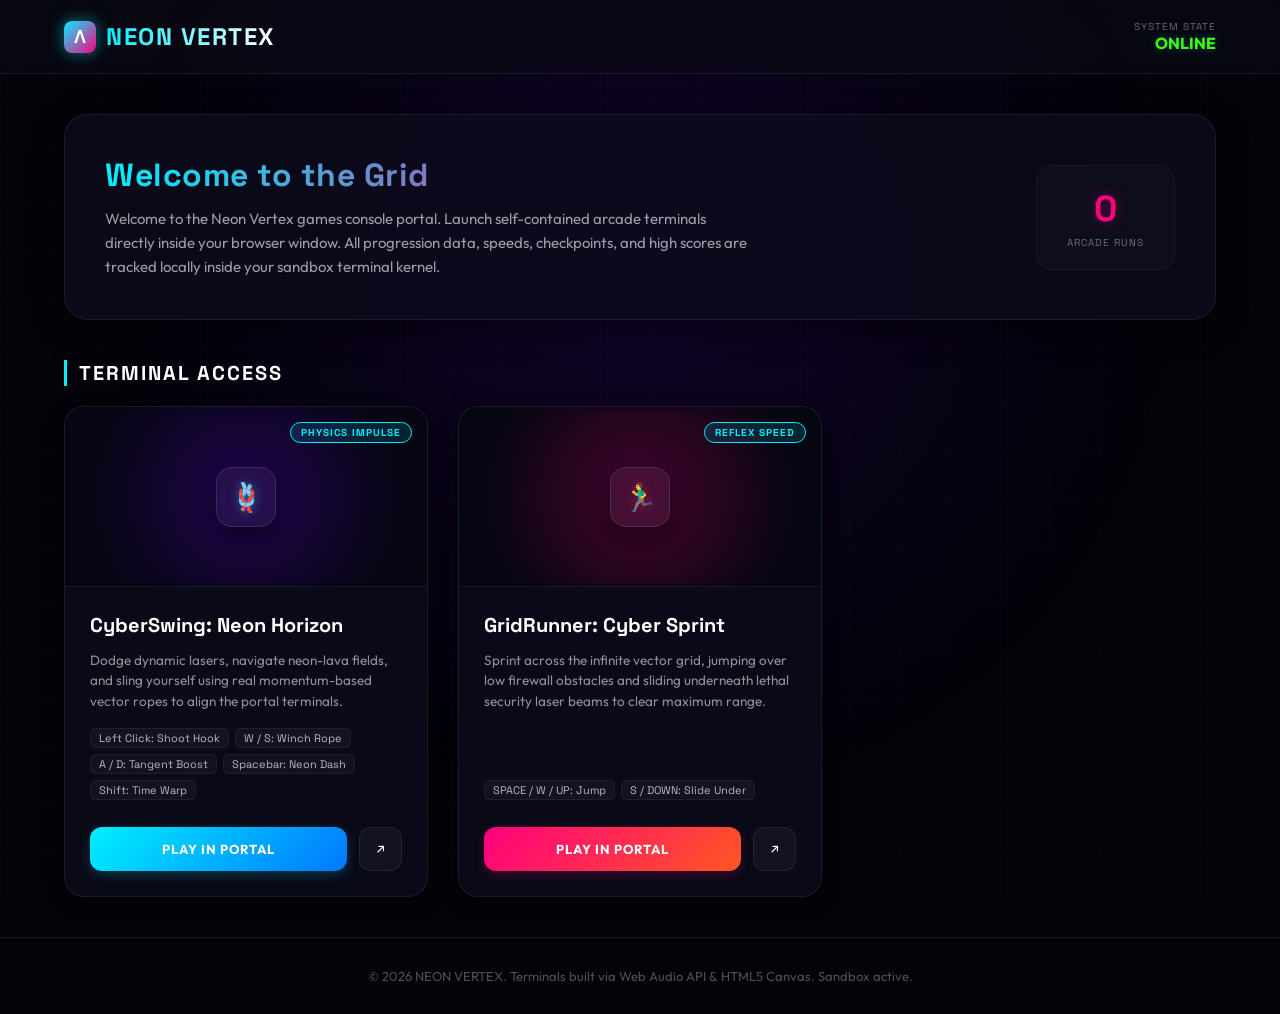
<file: index.html>
<!DOCTYPE html>
<html lang="en">
<head>
    <meta charset="UTF-8">
    <meta name="viewport" content="width=device-width, initial-scale=1.0">
    <title>Neon Vertex: Cyber Arcade</title>
    <link href="https://fonts.googleapis.com/css2?family=Outfit:wght@300;400;600;700;800&family=Space+Grotesk:wght@400;700&display=swap" rel="stylesheet">
    <link rel="stylesheet" href="styles.css">
</head>
<body>

    <div class="bg-grid"></div>
    <div class="bg-radial"></div>

    <header>
        <div class="logo">
            <div class="logo-icon">Λ</div>
            <h1>NEON VERTEX</h1>
        </div>
        <div class="profile-stats">
            <div class="stat-item">
                <span class="stat-label">System State</span>
                <span class="stat-val" style="color: #39ff14;">ONLINE</span>
            </div>
        </div>
    </header>

    <main>
        <section class="welcome-banner">
            <div class="welcome-text">
                <h2>Welcome to the Grid</h2>
                <p>Welcome to the Neon Vertex games console portal. Launch self-contained arcade terminals directly inside your browser window. All progression data, speeds, checkpoints, and high scores are tracked locally inside your sandbox terminal kernel.</p>
            </div>
            <div class="welcome-stats">
                <div class="large-stat">
                    <span class="large-stat-val" id="total-runs">0</span>
                    <span class="stat-label">Arcade Runs</span>
                </div>
            </div>
        </section>

        <section>
            <h2 class="section-title">Terminal Access</h2>
            <div class="games-grid">
                
                <!-- Game 1: CyberSwing -->
                <div class="game-card">
                    <span class="game-tag">PHYSICS IMPULSE</span>
                    <div class="game-thumbnail">
                        <div class="game-thumbnail-bg" style="background: radial-gradient(circle, var(--neon-purple) 0%, transparent 80%);"></div>
                        <div class="game-card-icon" style="color: var(--neon-cyan); text-shadow: 0 0 10px rgba(0, 240, 255, 0.4);">🪢</div>
                    </div>
                    <div class="game-info">
                        <h3>CyberSwing: Neon Horizon</h3>
                        <p>Dodge dynamic lasers, navigate neon-lava fields, and sling yourself using real momentum-based vector ropes to align the portal terminals.</p>
                        
                        <div class="game-controls-preview">
                            <span class="control-badge">Left Click: Shoot Hook</span>
                            <span class="control-badge">W / S: Winch Rope</span>
                            <span class="control-badge">A / D: Tangent Boost</span>
                            <span class="control-badge">Spacebar: Neon Dash</span>
                            <span class="control-badge">Shift: Time Warp</span>
                        </div>

                        <div class="game-actions">
                            <button class="play-btn" onclick="playInPage('games/cyber-swing.html', 'CyberSwing: Neon Horizon')">Play In Portal</button>
                            <a class="secondary-btn" href="games/cyber-swing.html" target="_blank" title="Launch Fullscreen">↗</a>
                        </div>
                    </div>
                </div>

                <!-- Game 2: GridRunner -->
                <div class="game-card">
                    <span class="game-tag">REFLEX SPEED</span>
                    <div class="game-thumbnail">
                        <div class="game-thumbnail-bg" style="background: radial-gradient(circle, var(--neon-pink) 0%, transparent 80%);"></div>
                        <div class="game-card-icon" style="color: var(--neon-pink); text-shadow: 0 0 10px rgba(255, 0, 127, 0.4);">🏃‍♂️</div>
                    </div>
                    <div class="game-info">
                        <h3>GridRunner: Cyber Sprint</h3>
                        <p>Sprint across the infinite vector grid, jumping over low firewall obstacles and sliding underneath lethal security laser beams to clear maximum range.</p>
                        
                        <div class="game-controls-preview">
                            <span class="control-badge">SPACE / W / UP: Jump</span>
                            <span class="control-badge">S / DOWN: Slide Under</span>
                        </div>

                        <div class="game-actions">
                            <button class="play-btn" onclick="playInPage('games/grid-runner.html', 'GridRunner: Cyber Sprint')" style="background: linear-gradient(135deg, var(--neon-pink), #ff5722); box-shadow: 0 4px 12px rgba(255, 0, 127, 0.2);">Play In Portal</button>
                            <a class="secondary-btn" href="games/grid-runner.html" target="_blank" title="Launch Fullscreen">↗</a>
                        </div>
                    </div>
                </div>

            </div>
        </section>
    </main>

    <!-- Modal for in-page iframe playbacks -->
    <div id="play-modal" class="play-frame-modal">
        <div class="modal-header">
            <h3 id="modal-game-title">Arcade Terminal</h3>
            <button class="close-modal-btn" onclick="closeGame()">&times;</button>
        </div>
        <div class="game-iframe-wrapper">
            <iframe id="game-frame" src=""></iframe>
        </div>
    </div>

    <footer>
        <p>&copy; 2026 NEON VERTEX. Terminals built via Web Audio API & HTML5 Canvas. Sandbox active.</p>
    </footer>

    <!-- Diagnostics Troubleshooter Console -->
    <div id="diagnostics-widget" style="display: none !important; position: fixed; bottom: 15px; right: 15px; z-index: 10000; font-family: 'Space Grotesk', sans-serif;">
        <button id="diagnostics-trigger-btn" onclick="toggleDiagnosticsPanel()" style="background: rgba(26, 25, 46, 0.9); border: 1px solid #ff007f; color: #fff; border-radius: 50px; padding: 8px 16px; font-size: 12px; font-weight: bold; cursor: pointer; display: flex; align-items: center; gap: 8px; box-shadow: 0 0 15px rgba(255, 0, 127, 0.3); transition: all 0.2s ease;">
            <span style="font-size: 14px;">🪲</span> SYSTEM DIAGNOSTICS
        </button>
        
        <div id="diagnostics-panel" style="display: none; position: absolute; bottom: 45px; right: 0; width: 350px; background: rgba(6, 6, 16, 0.98); border: 2px solid #ff007f; border-radius: 12px; padding: 18px; box-shadow: 0 0 30px rgba(0, 0, 0, 0.8), 0 0 15px rgba(255, 0, 127, 0.2); backdrop-filter: blur(20px);">
            <div style="display: flex; justify-content: space-between; align-items: center; margin-bottom: 12px; border-bottom: 1px solid rgba(255,255,255,0.1); padding-bottom: 8px;">
                <h4 style="margin: 0; color: #fff; font-size: 13px; letter-spacing: 1px; text-transform: uppercase;">Portal Diagnostics</h4>
                <button onclick="toggleDiagnosticsPanel()" style="background: transparent; border: none; color: rgba(255,255,255,0.4); font-size: 18px; cursor: pointer; line-height: 1;">&times;</button>
            </div>
            
            <div style="font-size: 11px; display: flex; flex-direction: column; gap: 6px; margin-bottom: 15px; color: rgba(255,255,255,0.7); text-align: left;">
                <div style="display: flex; justify-content: space-between;">
                    <span>Protocol Type:</span>
                    <span id="diag-protocol" style="font-weight: bold;">File</span>
                </div>
                <div style="display: flex; justify-content: space-between;">
                    <span>Browser LocalStorage:</span>
                    <span id="diag-storage" style="color: #39ff14; font-weight: bold;">AVAILABLE</span>
                </div>
                <div style="display: flex; justify-content: space-between;">
                    <span>Iframe Sandbox Block:</span>
                    <span id="diag-iframe" style="color: #ffeb3b; font-weight: bold;">CHECKING</span>
                </div>
            </div>

            <div style="border-top: 1px solid rgba(255,255,255,0.1); padding-top: 10px; text-align: left;">
                <h5 style="margin: 0 0 6px 0; color: #ff007f; font-size: 11px; text-transform: uppercase; letter-spacing: 0.5px;">System Console Log</h5>
                <div id="diagnostics-log-box" style="height: 120px; background: rgba(0,0,0,0.6); border: 1px solid rgba(255,255,255,0.08); border-radius: 6px; font-family: monospace; font-size: 9px; padding: 8px; overflow-y: auto; color: #39ff14; line-height: 1.4; word-break: break-all;">
                    [INFO] Diagnostics portal online.
                </div>
            </div>

            <div style="display: flex; gap: 8px; margin-top: 12px;">
                <button onclick="clearDiagnosticsStorage()" style="flex: 1; background: rgba(255,0,127,0.15); border: 1px solid rgba(255,0,127,0.4); border-radius: 4px; color: #ff007f; padding: 6px 0; font-size: 10px; cursor: pointer; text-transform: uppercase; font-weight: bold;">Clear Cache</button>
                <button onclick="location.reload()" style="flex: 1; background: rgba(0,240,255,0.15); border: 1px solid rgba(0,240,255,0.4); border-radius: 4px; color: #00f0ff; padding: 6px 0; font-size: 10px; cursor: pointer; text-transform: uppercase; font-weight: bold;">Reload</button>
            </div>
        </div>
    </div>

    <script>
        // Update user metrics from localStorage
        function loadStats() {
            // Calculate total campaign progress in CyberSwing
            let swingCount = 0;
            const progress = localStorage.getItem('cyberswing_progress');
            if (progress) {
                try {
                    const parsed = JSON.parse(progress);
                    if (parsed && parsed.completedLevels) {
                        swingCount = Object.keys(parsed.completedLevels).length;
                    }
                } catch(e) {}
            }

            // Calculate gridrunner highscore
            const runnerScore = parseInt(localStorage.getItem('gridrunner_highscore') || '0');
            
            // Total attempts count across sessions
            let runs = 0;
            for(let i=0; i<localStorage.length; i++) {
                const key = localStorage.key(i);
                if (key.startsWith('cyberswing_ghosts_') || key.startsWith('gridrunner_highscore')) {
                    runs += 1;
                }
            }
            if (runs === 0 && (swingCount > 0 || runnerScore > 0)) runs = 3;
            document.getElementById('total-runs').innerText = runs;
        }

        loadStats();

        // In-portal modal launcher
        const modal = document.getElementById('play-modal');
        const frame = document.getElementById('game-frame');
        const modalTitle = document.getElementById('modal-game-title');

        function playInPage(url, title) {
            modalTitle.innerText = title;
            frame.src = url + "?cb=" + Date.now();
            modal.classList.add('active');
            
            // Focus on iframe immediately to bind keyboard keydowns
            setTimeout(() => {
                frame.focus();
            }, 100);
        }

        function closeGame() {
            modal.classList.remove('active');
            frame.src = '';
            // Refresh stats in case they completed runs
            loadStats();
        }

        // Re-focus on iframe if user clicks frame area
        window.addEventListener('click', (e) => {
            if (modal.classList.contains('active') && e.target === modal) {
                closeGame();
            }
        });

        // =====================================================================
        // System Diagnostics Debugger
        // =====================================================================
        window.diagLogs = [];
        function logDiag(msg, type = 'info') {
            const prefix = type === 'error' ? '[ERROR] ' : type === 'warning' ? '[WARN] ' : '[INFO] ';
            const color = type === 'error' ? '#ff007f' : type === 'warning' ? '#ffeb3b' : '#39ff14';
            window.diagLogs.push({ msg: prefix + msg, color });
            
            const logBox = document.getElementById('diagnostics-log-box');
            if (logBox) {
                logBox.innerHTML = window.diagLogs.map(l => `<span style="color: ${l.color};">${l.msg}</span>`).join('<br>');
                logBox.scrollTop = logBox.scrollHeight;
            }
        }

        // Catch uncaught errors
        window.onerror = function(message, source, lineno, colno, error) {
            logDiag(`${message} (${lineno}:${colno})`, 'error');
            return false;
        };
        window.onunhandledrejection = function(event) {
            logDiag(`Promise rejected: ${event.reason}`, 'error');
        };

        function toggleDiagnosticsPanel() {
            const panel = document.getElementById('diagnostics-panel');
            if (panel) {
                const isHidden = panel.style.display === 'none';
                panel.style.display = isHidden ? 'block' : 'none';
                if (isHidden) {
                    runDiagnosticsChecks();
                }
            }
        }

        function runDiagnosticsChecks() {
            const protocol = window.location.protocol;
            const protocolEl = document.getElementById('diag-protocol');
            if (protocolEl) {
                protocolEl.innerText = protocol === 'file:' ? 'file:// (Local Sandboxed)' : protocol.toUpperCase();
                if (protocol === 'file:') {
                    protocolEl.style.color = '#ffeb3b';
                    logDiag("Running on file:// protocol. Local sandboxing limits iframes in some browsers. If blank, launch game in fullscreen or run a local server.", "warning");
                } else {
                    protocolEl.style.color = '#39ff14';
                }
            }

            const storageEl = document.getElementById('diag-storage');
            try {
                localStorage.setItem('diag_test', 'ok');
                localStorage.removeItem('diag_test');
                if (storageEl) {
                    storageEl.innerText = 'AVAILABLE';
                    storageEl.style.color = '#39ff14';
                }
            } catch (e) {
                if (storageEl) {
                    storageEl.innerText = 'BLOCKED / DISABLED';
                    storageEl.style.color = '#ff007f';
                }
                logDiag("LocalStorage access is blocked. Check cookies/privacy settings.", "error");
            }

            // Iframe sandbox checks
            const iframeEl = document.getElementById('diag-iframe');
            if (iframeEl) {
                if (protocol === 'file:') {
                    iframeEl.innerText = 'RESTRICTED (file:// protocol)';
                    iframeEl.style.color = '#ff007f';
                    logDiag("Browsers block iframe scripts on local file:// origin. Suggestion: click the diagonal arrow icon (↗) next to Play to play in fullscreen directly, or run a local web server.", "warning");
                } else {
                    iframeEl.innerText = 'FUNCTIONAL';
                    iframeEl.style.color = '#39ff14';
                }
            }
        }

        function clearDiagnosticsStorage() {
            if (confirm("Reset all game data, progression records, and unlocked customization items?")) {
                localStorage.clear();
                logDiag("LocalStorage cache cleared. Reloading...", "warning");
                setTimeout(() => location.reload(), 1000);
            }
        }
    </script>
</body>
</html>
</file>
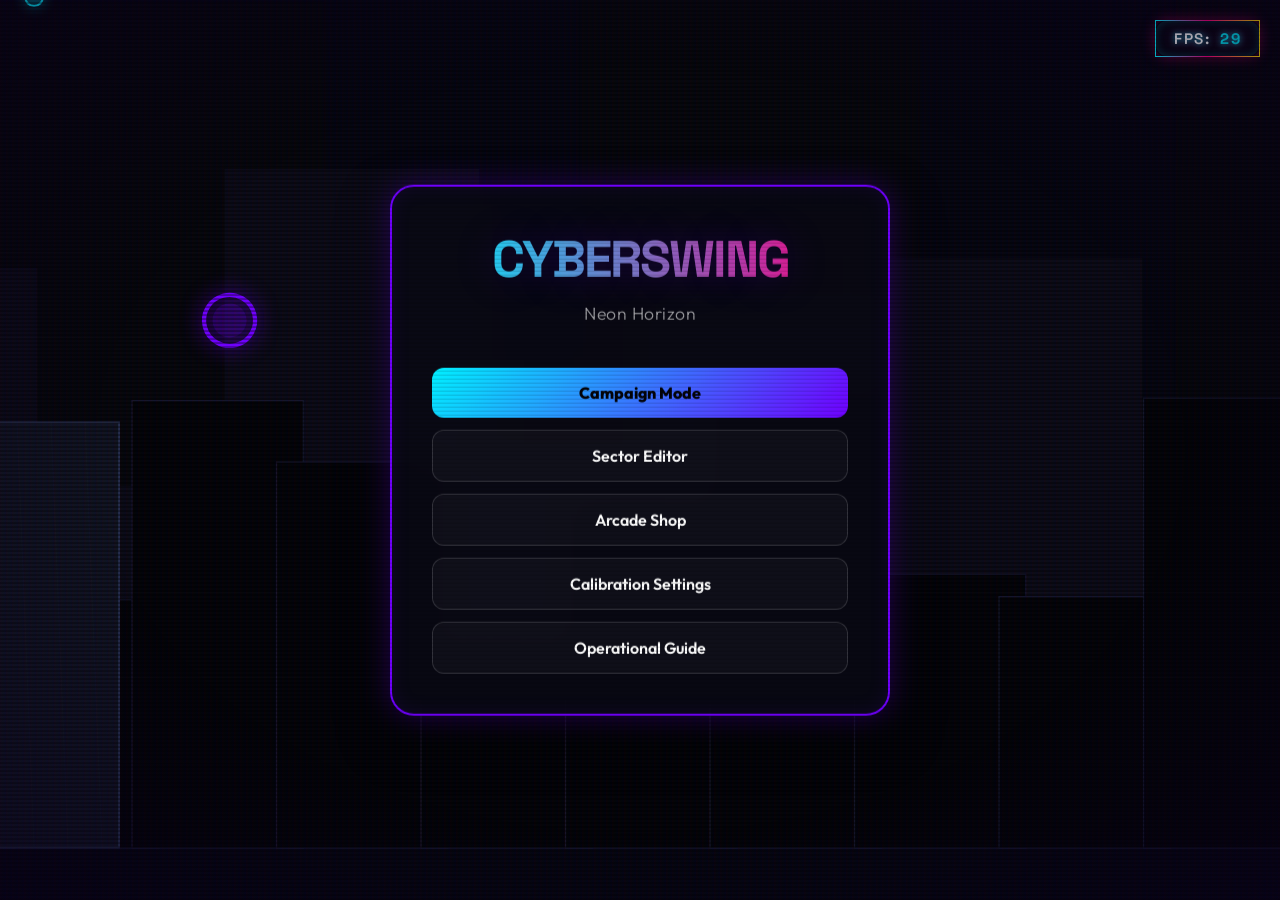
<file: games/cyber-swing.html>
<!DOCTYPE html>
<html lang="en">
<head>
    <meta charset="UTF-8">
    <meta name="viewport" content="width=device-width, initial-scale=1.0">
    <title>CyberSwing: Neon Horizon</title>
    <!-- Import Futuristic Fonts -->
    <link rel="preconnect" href="https://fonts.googleapis.com">
    <link rel="preconnect" href="https://fonts.gstatic.com" crossorigin>
    <link href="https://fonts.googleapis.com/css2?family=Outfit:wght@300;400;600;800&family=Space+Grotesk:wght@400;700&display=swap" rel="stylesheet">
    <style>
        :root {
            --neon-cyan: #00f0ff;
            --neon-pink: #ff007f;
            --neon-green: #39ff14;
            --neon-yellow: #ffeb3b;
            --neon-purple: #7000ff;
            --neon-blue: #0044ff;
            --dark-bg: #030308;
            --panel-bg: rgba(10, 10, 20, 0.85);
            --panel-border: rgba(255, 255, 255, 0.08);
            --shadow-glow: 0 0 20px rgba(0, 240, 255, 0.3);
        }

        * {
            box-sizing: border-box;
            user-select: none;
            outline: none;
        }

        body {
            margin: 0;
            padding: 0;
            background-color: var(--dark-bg);
            color: #f0f0f8;
            font-family: 'Outfit', sans-serif;
            overflow: hidden;
            display: flex;
            align-items: center;
            justify-content: center;
            height: 100vh;
            width: 100vw;
        }

        /* Ambient scanline and grid backgrounds */
        .scanlines {
            position: absolute;
            top: 0; left: 0; width: 100%; height: 100%;
            background: linear-gradient(
                rgba(18, 16, 16, 0) 50%, 
                rgba(0, 0, 0, 0.25) 50%
            ), linear-gradient(
                90deg,
                rgba(255, 0, 0, 0.03),
                rgba(0, 255, 0, 0.01),
                rgba(0, 0, 255, 0.03)
            );
            background-size: 100% 4px, 6px 100%;
            z-index: 2;
            pointer-events: none;
        }

        .bg-grid {
            position: absolute;
            top: 0; left: 0; width: 100%; height: 100%;
            background-image: 
                linear-gradient(rgba(112, 0, 255, 0.08) 1px, transparent 1px),
                linear-gradient(90deg, rgba(112, 0, 255, 0.08) 1px, transparent 1px);
            background-size: 80px 80px;
            z-index: 0;
            pointer-events: none;
            animation: grid-scroll 30s infinite linear;
        }

        @keyframes grid-scroll {
            0% { background-position: 0 0; }
            100% { background-position: 80px 80px; }
        }

        canvas {
            display: block;
            z-index: 1;
            box-shadow: 0 0 50px rgba(0,0,0,0.9);
            background-color: #050510;
            cursor: crosshair;
        }

        /* Glassmorphism Overlays */
        .overlay {
            position: absolute;
            top: 50%;
            left: 50%;
            transform: translate(-50%, -50%) scale(0.9);
            z-index: 10;
            background: var(--panel-bg);
            backdrop-filter: blur(16px);
            -webkit-backdrop-filter: blur(16px);
            border: 1px solid var(--panel-border);
            border-radius: 24px;
            padding: 40px;
            width: 500px;
            max-height: 90vh;
            text-align: center;
            display: flex;
            flex-direction: column;
            gap: 25px;
            box-shadow: 0 20px 50px rgba(0,0,0,0.5), inset 0 1px 1px rgba(255,255,255,0.1);
            opacity: 0;
            visibility: hidden;
            transition: transform 0.3s cubic-bezier(0.175, 0.885, 0.32, 1.275), opacity 0.3s ease, visibility 0.3s ease;
        }

        .overlay.active {
            transform: translate(-50%, -50%) scale(1);
            opacity: 1;
            visibility: visible;
        }

        #menu-main {
            border: 2px solid var(--neon-purple);
            box-shadow: 0 0 30px rgba(112, 0, 255, 0.3), inset 0 0 20px rgba(112, 0, 255, 0.1), 0 20px 50px rgba(0,0,0,0.5);
            animation: borderPulse 6s infinite alternate ease-in-out;
        }

        @keyframes borderPulse {
            0% { border-color: var(--neon-purple); box-shadow: 0 0 25px rgba(112, 0, 255, 0.3); }
            50% { border-color: var(--neon-cyan); box-shadow: 0 0 35px rgba(0, 240, 255, 0.4); }
            100% { border-color: var(--neon-pink); box-shadow: 0 0 25px rgba(255, 0, 127, 0.3); }
        }

        h1 {
            font-family: 'Space Grotesk', sans-serif;
            font-size: 3.2rem;
            font-weight: 800;
            margin: 0;
            letter-spacing: -2px;
            background: linear-gradient(135deg, var(--neon-cyan), var(--neon-purple), var(--neon-pink));
            -webkit-background-clip: text;
            -webkit-text-fill-color: transparent;
            text-shadow: 0 0 40px rgba(112, 0, 255, 0.25);
        }

        .subtitle {
            font-size: 1.1rem;
            color: rgba(255, 255, 255, 0.6);
            margin-top: -15px;
            font-weight: 300;
            letter-spacing: 0.5px;
        }

        .btn-group {
            display: flex;
            flex-direction: column;
            gap: 12px;
        }

        button {
            background: linear-gradient(135deg, rgba(255, 255, 255, 0.05), rgba(255, 255, 255, 0.02));
            border: 1px solid rgba(255,255,255,0.1);
            color: #fff;
            padding: 15px 30px;
            border-radius: 12px;
            font-family: 'Outfit', sans-serif;
            font-size: 1rem;
            font-weight: 600;
            cursor: pointer;
            transition: all 0.2s ease;
            position: relative;
            overflow: hidden;
            display: flex;
            align-items: center;
            justify-content: center;
            gap: 10px;
        }

        button::before {
            content: '';
            position: absolute;
            top: 0; left: -100%; width: 100%; height: 100%;
            background: linear-gradient(90deg, transparent, rgba(255,255,255,0.15), transparent);
            transition: left 0.5s ease;
        }

        button:hover::before {
            left: 100%;
        }

        button:hover {
            border-color: var(--neon-cyan);
            box-shadow: 0 0 15px rgba(0, 240, 255, 0.4);
            transform: translateY(-2px);
            background: linear-gradient(135deg, rgba(0,240,255,0.1), rgba(112,0,255,0.05));
        }

        button:active {
            transform: translateY(0);
        }

        button.primary {
            background: linear-gradient(135deg, var(--neon-cyan), var(--neon-purple));
            border: none;
            color: #030308;
            font-weight: 800;
        }

        button.primary:hover {
            box-shadow: 0 0 25px rgba(0, 240, 255, 0.6);
            filter: brightness(1.15);
        }

        button.secondary {
            background: rgba(255, 255, 255, 0.03);
            border-color: rgba(255, 255, 255, 0.15);
        }

        button.secondary:hover {
            border-color: #fff;
            box-shadow: 0 0 15px rgba(255, 255, 255, 0.2);
            background: rgba(255, 255, 255, 0.08);
        }

        /* In-Game HUD overlay */
        #hud {
            position: absolute;
            top: 20px; left: 20px; right: 20px;
            display: none;
            justify-content: space-between;
            align-items: center;
            pointer-events: none;
            z-index: 5;
            font-family: 'Space Grotesk', sans-serif;
        }

        .hud-left, .hud-right, .hud-center {
            display: flex;
            gap: 15px;
            pointer-events: auto;
        }

        .hud-panel {
            background: var(--panel-bg);
            backdrop-filter: blur(8px);
            border: 1px solid var(--panel-border);
            border-radius: 12px;
            padding: 8px 18px;
            display: flex;
            align-items: center;
            gap: 10px;
            color: #fff;
            font-weight: 600;
            font-size: 0.95rem;
            box-shadow: 0 8px 24px rgba(0,0,0,0.3);
        }

        .hud-panel span {
            color: var(--neon-cyan);
            font-weight: 800;
        }

        /* Speedometer visual gauge */
        #speedometer {
            width: 100px;
            height: 6px;
            background: rgba(255,255,255,0.1);
            border-radius: 3px;
            overflow: hidden;
            display: inline-block;
            margin-left: 5px;
            position: relative;
        }

        #speed-fill {
            height: 100%;
            width: 0%;
            background: linear-gradient(90deg, var(--neon-cyan), var(--neon-pink));
            box-shadow: 0 0 8px var(--neon-cyan);
            transition: width 0.08s linear;
        }

        /* Abilities Cooldown HUD */
        .ability-icon {
            width: 58px;
            height: 58px;
            background: rgba(10, 12, 22, 0.85);
            border: 2px solid rgba(255, 255, 255, 0.1);
            border-radius: 14px;
            display: flex;
            flex-direction: column;
            align-items: center;
            justify-content: center;
            position: relative;
            overflow: hidden;
            box-shadow: 0 4px 15px rgba(0,0,0,0.4);
            backdrop-filter: blur(8px);
            transition: all 0.2s ease;
        }
        .ability-icon.ready {
            border-color: var(--neon-cyan);
            box-shadow: 0 0 12px rgba(0, 240, 255, 0.35);
        }
        .ability-icon.ready-slow {
            border-color: var(--neon-pink);
            box-shadow: 0 0 12px rgba(255, 0, 127, 0.35);
        }
        .ability-icon.locked {
            opacity: 0.28;
            border-color: rgba(255, 255, 255, 0.08);
            box-shadow: none;
            filter: grayscale(1);
        }
        .ability-icon.locked::after {
            content: "🔒";
            position: absolute;
            font-size: 1.3rem;
            color: rgba(255, 255, 255, 0.65);
            z-index: 5;
        }
        .ability-cooldown-overlay {
            position: absolute;
            bottom: 0;
            left: 0;
            width: 100%;
            height: 0%;
            background: rgba(255, 0, 127, 0.35);
            pointer-events: none;
        }
        .ability-key {
            font-size: 0.58rem;
            color: rgba(255,255,255,0.4);
            font-weight: 800;
            z-index: 2;
        }
        .ability-label {
            font-size: 0.72rem;
            color: #fff;
            font-weight: 800;
            margin-top: 1px;
            z-index: 2;
            text-shadow: 0 1px 2px rgba(0,0,0,0.8);
        }

        /* Levels Selector Grid */
        .level-grid {
            display: grid;
            grid-template-columns: repeat(2, 1fr);
            gap: 15px;
            margin: 10px 0;
            max-height: 400px;
            overflow-y: auto;
            padding-right: 5px;
        }

        .level-card {
            background: rgba(255, 255, 255, 0.02);
            border: 1px solid rgba(255, 255, 255, 0.08);
            border-radius: 16px;
            padding: 20px;
            cursor: pointer;
            transition: all 0.2s ease;
            display: flex;
            flex-direction: column;
            gap: 6px;
            text-align: left;
        }

        .level-card:hover {
            border-color: var(--neon-cyan);
            background: rgba(0, 240, 255, 0.05);
            transform: translateY(-3px);
            box-shadow: 0 8px 20px rgba(0, 240, 255, 0.15);
        }

        .level-card .name {
            font-size: 1.2rem;
            font-weight: 700;
            color: #fff;
            font-family: 'Space Grotesk', sans-serif;
        }

        .level-card .stars {
            color: var(--neon-yellow);
            font-size: 0.9rem;
            letter-spacing: 2px;
        }

        .level-card .time {
            font-size: 0.8rem;
            color: rgba(255, 255, 255, 0.4);
        }

        /* Help Info Panel */
        .help-list {
            text-align: left;
            font-size: 0.95rem;
            background: rgba(255,255,255,0.02);
            border-radius: 12px;
            padding: 20px;
            display: flex;
            flex-direction: column;
            gap: 12px;
            border: 1px solid rgba(255,255,255,0.05);
        }

        .help-row {
            display: flex;
            justify-content: space-between;
            align-items: center;
        }

        kbd {
            background: #1c1c28;
            padding: 4px 10px;
            border-radius: 6px;
            border: 1px solid #3c3c50;
            font-family: monospace;
            font-weight: bold;
            font-size: 0.85rem;
            box-shadow: 0 3px 0 #0d0d18;
            color: #fff;
        }

        /* Settings adjustments */
        .settings-row {
            display: flex;
            justify-content: space-between;
            align-items: center;
            padding: 12px 0;
            border-bottom: 1px solid rgba(255,255,255,0.05);
        }

        .toggle-switch {
            position: relative;
            display: inline-block;
            width: 50px;
            height: 26px;
        }

        .toggle-switch input {
            opacity: 0; width: 0; height: 0;
        }

        .slider {
            position: absolute;
            cursor: pointer;
            top: 0; left: 0; right: 0; bottom: 0;
            background-color: rgba(255,255,255,0.1);
            transition: .3s;
            border-radius: 34px;
            border: 1px solid rgba(255,255,255,0.1);
        }

        .slider:before {
            position: absolute;
            content: "";
            height: 18px;
            width: 18px;
            left: 3px;
            bottom: 3px;
            background-color: white;
            transition: .3s;
            border-radius: 50%;
        }

        input:checked + .slider {
            background-color: rgba(0, 240, 255, 0.2);
            border-color: var(--neon-cyan);
        }

        input:checked + .slider:before {
            transform: translateX(24px);
            background-color: var(--neon-cyan);
            box-shadow: 0 0 10px var(--neon-cyan);
        }

        /* Editor Tool Panel */
        #editor-panel {
            position: absolute;
            left: 20px; top: 20px; bottom: 20px;
            width: 240px;
            background: var(--panel-bg);
            backdrop-filter: blur(12px);
            border: 1px solid var(--panel-border);
            border-radius: 20px;
            padding: 20px;
            display: none;
            flex-direction: column;
            gap: 15px;
            z-index: 6;
            box-shadow: 0 10px 30px rgba(0,0,0,0.5);
            overflow-y: auto;
        }

        .editor-title {
            font-size: 0.75rem;
            text-transform: uppercase;
            letter-spacing: 1.5px;
            color: rgba(255,255,255,0.4);
            font-weight: 800;
            margin-bottom: 2px;
        }

        .tool-btn {
            background: rgba(255,255,255,0.02);
            border: 1px solid rgba(255,255,255,0.08);
            border-radius: 10px;
            padding: 12px;
            text-align: left;
            font-size: 0.85rem;
            display: flex;
            align-items: center;
            gap: 12px;
            cursor: pointer;
            transition: all 0.15s ease;
        }

        .tool-btn:hover {
            background: rgba(255,255,255,0.06);
            border-color: rgba(255,255,255,0.2);
        }

        .tool-btn.active {
            background: rgba(0, 240, 255, 0.15);
            border-color: var(--neon-cyan);
            color: var(--neon-cyan);
            box-shadow: 0 0 10px rgba(0, 240, 255, 0.2);
        }

        .tool-color {
            width: 16px;
            height: 16px;
            border-radius: 4px;
        }

        textarea {
            width: 100%;
            height: 120px;
            background: rgba(0,0,0,0.6);
            border: 1px solid rgba(255,255,255,0.1);
            color: var(--neon-green);
            font-family: monospace;
            font-size: 0.75rem;
            border-radius: 8px;
            padding: 8px;
            resize: none;
        }

        ::-webkit-scrollbar {
            width: 6px;
        }
        ::-webkit-scrollbar-track {
            background: transparent;
        }
        ::-webkit-scrollbar-thumb {
            background: rgba(255, 255, 255, 0.1);
            border-radius: 10px;
        }
        ::-webkit-scrollbar-thumb:hover {
            background: rgba(255, 255, 255, 0.25);
        }
        /* Customization & Inventory cards */
        .inventory-card {
            background: rgba(255, 255, 255, 0.02);
            border: 1px solid rgba(255, 255, 255, 0.05);
            border-radius: 10px;
            padding: 10px 14px;
            display: flex;
            align-items: center;
            justify-content: space-between;
            gap: 10px;
            transition: all 0.2s ease;
        }
        .inventory-card.active {
            border-color: var(--neon-cyan);
            background: rgba(0, 240, 255, 0.04);
            box-shadow: 0 0 10px rgba(0, 240, 255, 0.1);
        }
        .inventory-card:hover {
            background: rgba(255, 255, 255, 0.05);
        }
        .card-preview {
            width: 24px;
            height: 24px;
            border-radius: 50%;
            border: 1px solid rgba(255, 255, 255, 0.2);
            box-shadow: 0 0 8px currentColor;
        }
        .card-details {
            flex: 1;
            display: flex;
            flex-direction: column;
            align-items: flex-start;
            gap: 2px;
        }
        .card-name {
            font-size: 13px;
            font-weight: 600;
            color: #ffffff;
        }
        .card-status {
            font-size: 10px;
            color: rgba(255, 255, 255, 0.4);
            font-family: 'Space Grotesk', sans-serif;
            text-transform: uppercase;
        }
        .inventory-btn {
            background: rgba(255, 255, 255, 0.08);
            border: none;
            border-radius: 6px;
            color: #fff;
            padding: 6px 12px;
            font-size: 11px;
            font-weight: bold;
            cursor: pointer;
            transition: all 0.15s ease;
            text-transform: uppercase;
            letter-spacing: 0.5px;
        }
        .inventory-btn:hover {
            background: var(--neon-cyan);
            color: #000;
            box-shadow: 0 0 8px rgba(0, 240, 255, 0.4);
        }
        .inventory-btn.equipped {
            background: var(--neon-cyan);
            color: #000;
            cursor: default;
        }
        .inventory-btn.unlock-btn {
            background: var(--neon-pink);
            color: #fff;
        }
        .inventory-btn.unlock-btn:hover {
            background: #ff3399;
            color: #fff;
            box-shadow: 0 0 8px rgba(255, 0, 127, 0.4);
        }
    </style>
<style id="cool-fx">
body.guide-mode #hud-timer, body.guide-mode #state-stats { display: none !important; }

body::after { content: ""; position: fixed; inset: 0; pointer-events: none; z-index: 9999; background: repeating-linear-gradient(0deg, rgba(0,0,0,0.10) 0px, rgba(0,0,0,0.10) 1px, transparent 2px, transparent 4px), radial-gradient(ellipse at center, transparent 60%, rgba(10,0,30,0.45) 100%); will-change: auto; }
.hud-panel { box-shadow: 0 0 14px rgba(255,0,127,0.4), inset 0 0 8px rgba(0,243,255,0.2); }
.ability-icon.ready { animation: readyPulse 1.2s ease-in-out infinite; will-change: transform, opacity; }
@keyframes readyPulse { 0%,100% { transform: scale(1); opacity: 1; } 50% { transform: scale(1.07); opacity: 0.85; } }
.hud-panel { text-shadow: 0 0 6px rgba(0,243,255,0.9), 0 0 12px rgba(255,0,127,0.5); border-image: linear-gradient(90deg,#00f3ff,#ff007f,#ffe600) 1; letter-spacing: 1.5px; }
h1, h2, .title, .menu-title { background: linear-gradient(90deg,#00f3ff,#ff007f,#ffe600,#00f3ff); background-size: 300% 100%; -webkit-background-clip: text; background-clip: text; color: transparent !important; animation: neonSlide 4s linear infinite; }
@keyframes neonSlide { to { background-position: 300% 0; } }
button { transition: transform .15s ease, box-shadow .15s ease; }
button:hover { transform: translateY(-2px) scale(1.04); box-shadow: 0 0 18px rgba(0,243,255,0.6), 0 0 30px rgba(255,0,127,0.35); }
button:active { transform: scale(0.96); }
::selection { background: #ff007f; color: #fff; }
</style>
</head>
<body>

    <div class="scanlines"></div>
    <div class="bg-grid"></div>

    <!-- Floating FPS Counter (Always Visible) -->
    <div class="hud-panel" id="hud-fps" style="position: absolute; top: 20px; right: 20px; z-index: 1000; font-family: 'Space Grotesk', sans-serif; pointer-events: none;">FPS: <span>--</span></div>

    <!-- Gameplay HUD -->
    <div id="hud">
        <div class="hud-left">
            <button class="secondary" style="padding: 6px 12px; font-size: 0.8rem;" id="hud-menu-btn" onclick="pauseGame()">MENU</button>
            <div class="hud-panel" id="hud-level">SECTOR: <span>1</span></div>
        </div>
        <div class="hud-center">
            <div class="hud-panel" id="hud-timer">TIME: <span>00:00.00</span></div>
            <div class="hud-panel" id="hud-speed">SPEED: <div id="speedometer"><div id="speed-fill"></div></div></div>
        </div>
        <div class="hud-right" style="margin-right: 110px;">
            <div class="hud-panel" id="hud-shards">SHARDS: <span>0/0</span></div>
            <div class="hud-panel" id="hud-deaths">DEATHS: <span>0</span></div>
        </div>

        <!-- In-Game Abilities Cooldown HUD -->
        <div id="abilities-panel" style="position: absolute; bottom: 25px; left: 50%; transform: translateX(-50%); display: flex; gap: 15px; pointer-events: none;">
            <div class="ability-icon ready" id="ability-dash">
                <div class="ability-cooldown-overlay" id="dash-cooldown-overlay"></div>
                <span class="ability-key">SPACEBAR</span>
                <span class="ability-label">DASH</span>
            </div>
            <div class="ability-icon ready" id="ability-shield">
                <div class="ability-cooldown-overlay" id="shield-cooldown-overlay"></div>
                <span class="ability-key">Q</span>
                <span class="ability-label">SHIELD</span>
            </div>
            <div class="ability-icon ready-slow" id="ability-slow">
                <div class="ability-cooldown-overlay" id="slow-cooldown-overlay"></div>
                <span class="ability-key">SHIFT</span>
                <span class="ability-label">SLOW-MO</span>
            </div>
            <div class="ability-icon ready" id="ability-pull">
                <span class="ability-key">E</span>
                <span class="ability-label">PULL</span>
            </div>
            <div class="ability-icon ready" id="ability-weapon" style="border-color: #ff9800; box-shadow: 0 0 10px rgba(255, 152, 0, 0.35);">
                <div class="ability-cooldown-overlay" id="weapon-cooldown-overlay"></div>
                <span class="ability-key" id="weapon-key-label" style="background: rgba(255, 152, 0, 0.2); color: #ff9800;">RMB / C [1/2]</span>
                <span class="ability-label" id="weapon-name-label" style="color: #ff9800;">PISTOL</span>
            </div>
            <div class="ability-icon ready" id="ability-grenade">
                <div class="ability-cooldown-overlay" id="grenade-cooldown-overlay"></div>
                <span class="ability-key">F</span>
                <span class="ability-label">GRENADE</span>
            </div>
        </div>
    </div>

    <!-- Level Editor Toolbar -->
    <div id="editor-panel">
        <div class="editor-title">Object Palette</div>
        <div style="display: flex; flex-direction: column; gap: 8px;">
            <div class="tool-btn active" id="tool-platform" onclick="selectEditorTool('platform')">
                <div class="tool-color" style="background: #252836; border: 1px solid #555;"></div> Cyber Platform
            </div>
            <div class="tool-btn" id="tool-node" onclick="selectEditorTool('node')">
                <div class="tool-color" style="background: var(--neon-cyan); box-shadow: 0 0 5px var(--neon-cyan);"></div> Grapple Node
            </div>
            <div class="tool-btn" id="tool-lava" onclick="selectEditorTool('lava')">
                <div class="tool-color" style="background: var(--neon-pink); box-shadow: 0 0 5px var(--neon-pink);"></div> Cyber Lava
            </div>
            <div class="tool-btn" id="tool-laser" onclick="selectEditorTool('laser')">
                <div class="tool-color" style="background: red; border: 1px dashed white;"></div> Toggle Laser
            </div>
            <div class="tool-btn" id="tool-speedring" onclick="selectEditorTool('speedring')">
                <div class="tool-color" style="background: var(--neon-yellow); border-radius: 50%;"></div> Speed Ring
            </div>
            <div class="tool-btn" id="tool-shard" onclick="selectEditorTool('shard')">
                <div class="tool-color" style="background: var(--neon-yellow); transform: rotate(45deg); width:12px; height:12px; margin: 2px;"></div> Data Shard
            </div>
            <div class="tool-btn" id="tool-checkpoint" onclick="selectEditorTool('checkpoint')">
                <div class="tool-color" style="background: var(--neon-green); box-shadow: 0 0 5px var(--neon-green);"></div> Checkpoint
            </div>
            <div class="tool-btn" id="tool-portal" onclick="selectEditorTool('portal')">
                <div class="tool-color" style="background: var(--neon-purple); box-shadow: 0 0 5px var(--neon-purple); border-radius: 50%;"></div> End Portal
            </div>
            <div class="tool-btn" id="tool-eraser" onclick="selectEditorTool('eraser')" style="margin-top: 5px; border-color: rgba(255,0,0,0.3)">
                🧹 Erase Object
            </div>
        </div>

        <div class="editor-title" style="margin-top: 10px;">Controls</div>
        <div class="btn-group">
            <button class="primary" onclick="testCustomLevel()">TEST RUN</button>
            <button class="secondary" onclick="exportLevel()">EXPORT CODE</button>
            <button class="secondary" onclick="importLevelPrompt()">IMPORT CODE</button>
            <button class="secondary" onclick="clearEditorLevel()" style="border-color: rgba(255,0,127,0.3)">CLEAR LEVEL</button>
            <button class="secondary" onclick="exitToMainMenu()">MAIN MENU</button>
        </div>
        
        <div style="font-size: 0.7rem; color: rgba(255,255,255,0.4); text-align: center; line-height: 1.4;">
            <kbd>L-Click Drag</kbd> Draw Block<br>
            <kbd>R-Click Drag</kbd> Pan Viewport<br>
            <kbd>Scroll Wheel</kbd> Zoom Editor
        </div>
    </div>

    <!-- Main Menu Overlay -->
    <div class="overlay active" id="menu-main">
        <h1>CYBERSWING</h1>
        <p class="subtitle">Neon Horizon</p>
        <div class="btn-group">
            <button class="primary" onclick="openMenu('menu-level-select')">Campaign Mode</button>
            <button class="secondary" onclick="enterEditor()">Sector Editor</button>
            <button class="secondary" onclick="openMenu('menu-inventory')">Arcade Shop</button>
            <button class="secondary" onclick="openMenu('menu-settings')">Calibration Settings</button>
            <button class="secondary" onclick="startGuide()">Operational Guide</button>
        </div>
    </div>

    <!-- Inventory/Customization Overlay -->
    <div class="overlay" id="menu-inventory">
        <h2>Arcade Shop & Upgrades</h2>
        <p class="subtitle" style="margin-top: -15px; margin-bottom: 20px;">
            Arcade Shards Available: <span id="shard-wallet-val" style="color: var(--neon-gold); font-weight: bold;">0</span> 🪙
        </p>
        
        <div class="inventory-container" style="display: flex; flex-direction: column; gap: 20px; width: 100%; max-height: 380px; overflow-y: auto; padding-right: 10px;">
            <!-- Category: Player Skins -->
            <div class="inventory-section">
                <h3 class="section-subtitle" style="border-left: 3px solid var(--neon-pink); padding-left: 10px; margin-bottom: 10px; text-transform: uppercase; font-size: 13px; letter-spacing: 1px; text-align: left;">Orb Visor Skins</h3>
                <div class="customization-grid" id="skins-grid" style="display: grid; grid-template-columns: repeat(2, 1fr); gap: 12px;">
                    <!-- Dynamically populated -->
                </div>
            </div>

            <!-- Category: Rope Wraps -->
            <div class="inventory-section">
                <h3 class="section-subtitle" style="border-left: 3px solid var(--neon-cyan); padding-left: 10px; margin-bottom: 10px; text-transform: uppercase; font-size: 13px; letter-spacing: 1px; text-align: left;">Grapple Laser Wraps</h3>
                <div class="customization-grid" id="wraps-grid" style="display: grid; grid-template-columns: repeat(2, 1fr); gap: 12px;">
                    <!-- Dynamically populated -->
                </div>
            </div>

            <!-- Category: Combat Tech Abilities -->
            <div class="inventory-section">
                <h3 class="section-subtitle" style="border-left: 3px solid var(--neon-yellow); padding-left: 10px; margin-bottom: 10px; text-transform: uppercase; font-size: 13px; letter-spacing: 1px; text-align: left;">Combat Tech Abilities</h3>
                <div class="customization-grid" id="abilities-grid" style="display: grid; grid-template-columns: repeat(2, 1fr); gap: 12px;">
                    <!-- Dynamically populated -->
                </div>
            </div>

            <!-- Category: Combat Weapons -->
            <div class="inventory-section">
                <h3 class="section-subtitle" style="border-left: 3px solid #ff9800; padding-left: 10px; margin-bottom: 10px; text-transform: uppercase; font-size: 13px; letter-spacing: 1px; text-align: left;">Combat Weapons</h3>
                <div class="customization-grid" id="weapons-grid" style="display: grid; grid-template-columns: repeat(2, 1fr); gap: 12px;">
                    <!-- Dynamically populated -->
                </div>
            </div>

            <!-- Category: Alien Pets -->
            <div class="inventory-section">
                <h3 class="section-subtitle" style="border-left: 3px solid #39ff14; padding-left: 10px; margin-bottom: 10px; text-transform: uppercase; font-size: 13px; letter-spacing: 1px; text-align: left;">Companion Alien Pets</h3>
                <div class="customization-grid" id="pets-grid" style="display: grid; grid-template-columns: repeat(2, 1fr); gap: 12px;">
                    <!-- Dynamically populated -->
                </div>
            </div>
        </div>

        <button class="secondary" onclick="openMenu('menu-main')" style="margin-top: 20px;">BACK</button>
    </div>

    <!-- Level Select Overlay -->
    <div class="overlay" id="menu-level-select">
        <h2>Select Grid Sector</h2>
        <div class="level-grid" id="campaign-grid">
            <!-- Dynamically Loaded -->
        </div>
        <button class="secondary" onclick="openMenu('menu-main')">BACK</button>
    </div>

    <!-- Settings Overlay -->
    <div class="overlay" id="menu-settings">
        <h2>Grid Calibrations</h2>
        <div style="display: flex; flex-direction: column;">
            <div class="settings-row">
                <div>Acoustic Synthesis (SFX)</div>
                <label class="toggle-switch">
                    <input type="checkbox" id="setting-sound" checked onchange="toggleSound(this.checked)">
                    <span class="slider"></span>
                </label>
            </div>
            <div class="settings-row">
                <div>Dynamic Target Line Assist</div>
                <label class="toggle-switch">
                    <input type="checkbox" id="setting-assist" checked onchange="toggleAssist(this.checked)">
                    <span class="slider"></span>
                </label>
            </div>
            <div class="settings-row">
                <div>Optic Screen Shake</div>
                <label class="toggle-switch">
                    <input type="checkbox" id="setting-shake" checked onchange="toggleShake(this.checked)">
                    <span class="slider"></span>
                </label>
            </div>
            <div class="settings-row">
                <div>Optic Frame Rate Limit</div>
                <select id="setting-fps" onchange="changeFpsCap(this.value)" style="background: #1a192e; border: 1px solid rgba(255,255,255,0.15); color: #fff; border-radius: 4px; padding: 6px 10px; font-family: 'Space Grotesk', sans-serif; cursor: pointer; font-size: 11px;">
                    <option value="low">30 FPS (Low CPU)</option>
                    <option value="mid">60 FPS (Medium)</option>
                    <option value="high" selected>Max / Unlimited</option>
                </select>
            </div>
        </div>
        <button class="secondary" onclick="window.location.href=window.location.pathname+'?cb='+Date.now()" style="margin-top: 15px; width: 100%; border-color: var(--neon-pink); color: #fff; background: rgba(255, 0, 127, 0.15);">FORCE RE-LOAD TERMINAL</button>
        <button class="secondary" onclick="openMenu('menu-main')" style="margin-top: 10px;">BACK</button>
    </div>

    <!-- Help / Operations Overlay -->
    <div class="overlay" id="menu-help">
        <h2>Operational Guide</h2>
        <div class="help-list" style="max-height: 50vh; overflow-y: auto;">
            <div class="help-row"><span>Swing Left / Right</span> <kbd>A / D</kbd></div>
            <div class="help-row"><span>Grapple Lock (Hold)</span> <kbd>Left-Click</kbd></div>
            <div class="help-row"><span>Winch Up / Down</span> <kbd>W / S</kbd></div>
            <div class="help-row"><span>Release Grapple</span> <kbd>Release Click</kbd></div>
            <div class="help-row"><span>Neon Dash (Aim at cursor)</span> <kbd>Space</kbd></div>
            <div class="help-row"><span>Time Warp (Slow Motion)</span> <kbd>Shift</kbd></div>
            <div class="help-row"><span>Kinetic Pull (Zip to Hook)</span> <kbd>Q / Right-Click</kbd></div>
            <div class="help-row"><span>Emergency Reset</span> <kbd>R</kbd></div>
            <div class="help-row"><span>Pause / Resume</span> <kbd>ESC</kbd></div>
        </div>
        <p style="font-size: 0.78rem; color: rgba(255,255,255,0.4); text-align: center; margin: 0;">
            Attach to solid ceilings or floating nodes. Master your abilities to speedrun!
        </p>
        <button class="secondary" onclick="openMenu('menu-main')">DISMISS</button>
    </div>

    <!-- Game State overlay (Pause, Win, Game Over) -->
    <div class="overlay" id="menu-state">
        <h2 id="state-title">SECTOR CLEARED</h2>
        <p id="state-description" style="color: rgba(255,255,255,0.6); font-size: 0.95rem;"></p>
        <div class="hud-panel" style="width: fit-content; margin: 0 auto; font-size: 1.1rem; display: none;" id="state-stats">
            Time: <span id="state-stat-time">00:00.00</span> | Deaths: <span id="state-stat-deaths">0</span>
        </div>
        <div class="btn-group" id="state-btn-group">
            <!-- Populated dynamically -->
        </div>
    </div>

    <!-- Import Level overlay -->
    <div class="overlay" id="menu-importer">
        <h2>Decrypt Sector Data</h2>
        <p style="font-size: 0.85rem; color: rgba(255,255,255,0.5);">Paste the exported level block code below:</p>
        <textarea id="import-area" placeholder="Paste encryption key here..."></textarea>
        <p style="font-size: 0.85rem; color: rgba(255,255,255,0.5); margin: 5px 0 0 0;">OR upload level file (.json):</p>
        <input type="file" id="import-file-input" accept=".json" style="display:none;" onchange="handleImportFile(this)">
        <button class="secondary" onclick="document.getElementById('import-file-input').click()" style="margin: 5px 0;">📁 CHOOSE FILE</button>
        <div class="btn-group" style="margin-top: 10px;">
            <button class="primary" onclick="submitImport()">DECRYPT & LOAD</button>
            <button class="secondary" onclick="openMenu('editor')">CANCEL</button>
        </div>
    </div>

    <!-- Export Level overlay -->
    <div class="overlay" id="menu-exporter">
        <h2>Sector Encrypted</h2>
        <p style="font-size: 0.85rem; color: rgba(255,255,255,0.5);">Copy this code block or download it as a file:</p>
        <textarea id="export-area" readonly onclick="this.select()"></textarea>
        <div class="btn-group">
            <button class="primary" onclick="navigator.clipboard.writeText(document.getElementById('export-area').value); alert('Copied to clipboard!');">COPY TO CLIPBOARD</button>
            <button class="primary" onclick="downloadLevelFile()" style="background: linear-gradient(135deg, var(--neon-green), var(--neon-blue)); color: #fff;">💾 DOWNLOAD AS FILE</button>
            <button class="secondary" onclick="openMenu('editor')">CLOSE</button>
        </div>
    </div>

    <canvas id="gameCanvas"></canvas>

    <!-- Diagnostics Troubleshooter Console -->
    <div id="diagnostics-widget" style="display: none !important; position: fixed; bottom: 15px; right: 15px; z-index: 10000; font-family: 'Space Grotesk', sans-serif;">
        <button id="diagnostics-trigger-btn" onclick="toggleDiagnosticsPanel()" style="background: rgba(26, 25, 46, 0.9); border: 1px solid var(--neon-pink, #ff007f); color: #fff; border-radius: 50px; padding: 8px 16px; font-size: 12px; font-weight: bold; cursor: pointer; display: flex; align-items: center; gap: 8px; box-shadow: 0 0 15px rgba(255, 0, 127, 0.3); transition: all 0.2s ease;">
            <span style="font-size: 14px;">🪲</span> SYSTEM DIAGNOSTICS
        </button>
        
        <div id="diagnostics-panel" style="display: none; position: absolute; bottom: 45px; right: 0; width: 350px; background: rgba(6, 6, 16, 0.98); border: 2px solid var(--neon-pink, #ff007f); border-radius: 12px; padding: 18px; box-shadow: 0 0 30px rgba(0, 0, 0, 0.8), 0 0 15px rgba(255, 0, 127, 0.2); backdrop-filter: blur(20px);">
            <div style="display: flex; justify-content: space-between; align-items: center; margin-bottom: 12px; border-bottom: 1px solid rgba(255,255,255,0.1); padding-bottom: 8px;">
                <h4 style="margin: 0; color: #fff; font-size: 13px; letter-spacing: 1px; text-transform: uppercase;">Kernel Diagnostics</h4>
                <button onclick="toggleDiagnosticsPanel()" style="background: transparent; border: none; color: rgba(255,255,255,0.4); font-size: 18px; cursor: pointer; line-height: 1;">&times;</button>
            </div>
            
            <div style="font-size: 11px; display: flex; flex-direction: column; gap: 6px; margin-bottom: 15px; color: rgba(255,255,255,0.7); text-align: left;">
                <div style="display: flex; justify-content: space-between;">
                    <span>Protocol Type:</span>
                    <span id="diag-protocol" style="font-weight: bold;">File</span>
                </div>
                <div style="display: flex; justify-content: space-between;">
                    <span>Browser LocalStorage:</span>
                    <span id="diag-storage" style="color: #39ff14; font-weight: bold;">AVAILABLE</span>
                </div>
                <div style="display: flex; justify-content: space-between;">
                    <span>Audio Context:</span>
                    <span id="diag-audio" style="color: #39ff14; font-weight: bold;">READY</span>
                </div>
                <div style="display: flex; justify-content: space-between;">
                    <span>Canvas Renderer:</span>
                    <span id="diag-canvas" style="color: #39ff14; font-weight: bold;">SUPPORTED</span>
                </div>
            </div>

            <div style="border-top: 1px solid rgba(255,255,255,0.1); padding-top: 10px; text-align: left;">
                <h5 style="margin: 0 0 6px 0; color: var(--neon-pink, #ff007f); font-size: 11px; text-transform: uppercase; letter-spacing: 0.5px;">System Console Log</h5>
                <div id="diagnostics-log-box" style="height: 120px; background: rgba(0,0,0,0.6); border: 1px solid rgba(255,255,255,0.08); border-radius: 6px; font-family: monospace; font-size: 9px; padding: 8px; overflow-y: auto; color: #39ff14; line-height: 1.4; word-break: break-all;">
                    [INFO] Diagnostics kernel online. No issues detected.
                </div>
            </div>

            <div style="display: flex; gap: 8px; margin-top: 12px;">
                <button onclick="clearDiagnosticsStorage()" style="flex: 1; background: rgba(255,0,127,0.15); border: 1px solid rgba(255,0,127,0.4); border-radius: 4px; color: #ff007f; padding: 6px 0; font-size: 10px; cursor: pointer; text-transform: uppercase; font-weight: bold;">Clear Cache</button>
                <button onclick="location.reload()" style="flex: 1; background: rgba(0,240,255,0.15); border: 1px solid rgba(0,240,255,0.4); border-radius: 4px; color: #00f0ff; padding: 6px 0; font-size: 10px; cursor: pointer; text-transform: uppercase; font-weight: bold;">Reload</button>
            </div>
        </div>
    </div>

    <!-- Diagnostics script runs independently so it works even if main game script crashes -->
    <script>
        window.diagLogs = [];
        function logDiag(msg, type = 'info') {
            const prefix = type === 'error' ? '[ERROR] ' : type === 'warning' ? '[WARN] ' : '[INFO] ';
            const color = type === 'error' ? '#ff007f' : type === 'warning' ? '#ffeb3b' : '#39ff14';
            window.diagLogs.push({ msg: prefix + msg, color });
            
            const logBox = document.getElementById('diagnostics-log-box');
            if (logBox) {
                logBox.innerHTML = window.diagLogs.map(l => `<span style="color: ${l.color};">${l.msg}</span>`).join('<br>');
                logBox.scrollTop = logBox.scrollHeight;
            }
        }

        // Catch compile and runtime errors of subsequent scripts
        window.onerror = function(message, source, lineno, colno, error) {
            logDiag(`${message} (${lineno}:${colno})`, 'error');
            return false;
        };
        window.onunhandledrejection = function(event) {
            logDiag(`Promise rejected: ${event.reason}`, 'error');
        };

        // Window-level click event tracker (Capturing phase)
        window.addEventListener('click', (e) => {
            logDiag("Clicked element: " + e.target.tagName + 
                    (e.target.id ? " #" + e.target.id : "") + 
                    (e.target.className ? " ." + e.target.className : ""));
        }, true);

        function toggleDiagnosticsPanel() {
            const panel = document.getElementById('diagnostics-panel');
            if (panel) {
                const isHidden = panel.style.display === 'none';
                panel.style.display = isHidden ? 'block' : 'none';
                if (isHidden) {
                    runDiagnosticsChecks();
                }
            }
        }

        function runDiagnosticsChecks() {
            const protocol = window.location.protocol;
            const protocolEl = document.getElementById('diag-protocol');
            if (protocolEl) {
                protocolEl.innerText = protocol === 'file:' ? 'file:// (Local Sandboxed)' : protocol.toUpperCase();
                if (protocol === 'file:') {
                    protocolEl.style.color = '#ffeb3b';
                    logDiag("Running on file:// protocol. Local sandboxing limits iframes in some browsers. If blank, launch game in fullscreen or run a local server.", "warning");
                } else {
                    protocolEl.style.color = '#39ff14';
                }
            }

            const storageEl = document.getElementById('diag-storage');
            try {
                localStorage.setItem('diag_test', 'ok');
                localStorage.removeItem('diag_test');
                if (storageEl) {
                    storageEl.innerText = 'AVAILABLE';
                    storageEl.style.color = '#39ff14';
                }
            } catch (e) {
                if (storageEl) {
                    storageEl.innerText = 'BLOCKED / DISABLED';
                    storageEl.style.color = '#ff007f';
                }
                logDiag("LocalStorage access is blocked. Check cookies/privacy settings.", "error");
            }

            const audioEl = document.getElementById('diag-audio');
            if (audioEl) {
                const AudioCtx = window.AudioContext || window.webkitAudioContext;
                if (AudioCtx) {
                    audioEl.innerText = 'READY';
                    audioEl.style.color = '#39ff14';
                } else {
                    audioEl.innerText = 'UNSUPPORTED';
                    audioEl.style.color = '#ff007f';
                    logDiag("Web Audio API is not supported in this browser.", "error");
                }
            }

            const canvasEl = document.getElementById('diag-canvas');
            if (canvasEl) {
                const testCanvas = document.createElement('canvas');
                const testCtx = testCanvas.getContext('2d');
                if (testCtx) {
                    canvasEl.innerText = 'SUPPORTED';
                    canvasEl.style.color = '#39ff14';
                } else {
                    canvasEl.innerText = 'UNSUPPORTED';
                    canvasEl.style.color = '#ff007f';
                    logDiag("Canvas 2D context is disabled or unsupported.", "error");
                }
            }
        }

        function clearDiagnosticsStorage() {
            if (confirm("Reset all game data, progression records, and unlocked customization items?")) {
                localStorage.clear();
                logDiag("LocalStorage cache cleared. Reloading...", "warning");
                setTimeout(() => location.reload(), 1000);
            }
        }
    </script>

    <script>
        logDiag("Main script block loaded - compiling...");
        // =====================================================================
        // Audio Synthesis Engine (Pure Web Audio API)
        // =====================================================================
        class SoundEngine {
            constructor() {
                this.ctx = null;
                this.enabled = true;
            }

            init() {
                if (!this.ctx) {
                    this.ctx = new (window.AudioContext || window.webkitAudioContext)();
                }
            }

            play(type) {
                if (!this.enabled) return;
                this.init();
                if (this.ctx.state === 'suspended') {
                    this.ctx.resume();
                }

                try {
                    const osc = this.ctx.createOscillator();
                    const gain = this.ctx.createGain();
                    osc.connect(gain);
                    gain.connect(this.ctx.destination);
                    const now = this.ctx.currentTime;

                    switch (type) {
                        case 'shoot': // Grapple Fire
                            osc.type = 'triangle';
                            osc.frequency.setValueAtTime(300, now);
                            osc.frequency.exponentialRampToValueAtTime(1000, now + 0.1);
                            gain.gain.setValueAtTime(0.12, now);
                            gain.gain.exponentialRampToValueAtTime(0.01, now + 0.1);
                            osc.start(now);
                            osc.stop(now + 0.1);
                            break;

                        case 'latch': // Grapple Latches onto point
                            osc.type = 'sine';
                            osc.frequency.setValueAtTime(700, now);
                            osc.frequency.setValueAtTime(950, now + 0.02);
                            gain.gain.setValueAtTime(0.18, now);
                            gain.gain.exponentialRampToValueAtTime(0.01, now + 0.08);
                            osc.start(now);
                            osc.stop(now + 0.08);
                            break;

                        case 'release': // Release Web Swing
                            osc.type = 'sawtooth';
                            osc.frequency.setValueAtTime(250, now);
                            osc.frequency.exponentialRampToValueAtTime(100, now + 0.15);
                            gain.gain.setValueAtTime(0.08, now);
                            gain.gain.exponentialRampToValueAtTime(0.001, now + 0.15);
                            osc.start(now);
                            osc.stop(now + 0.15);
                            break;

                        case 'collect': // Diamond Shard Collected
                            osc.type = 'sine';
                            osc.frequency.setValueAtTime(880, now); // A5
                            osc.frequency.setValueAtTime(1108.73, now + 0.06); // C#6
                            osc.frequency.setValueAtTime(1318.51, now + 0.12); // E6
                            osc.frequency.setValueAtTime(1661.22, now + 0.18); // G#6
                            gain.gain.setValueAtTime(0.1, now);
                            gain.gain.exponentialRampToValueAtTime(0.001, now + 0.35);
                            osc.start(now);
                            osc.stop(now + 0.35);
                            break;

                        case 'checkpoint': // Checkpoint Crossed
                            osc.type = 'sine';
                            osc.frequency.setValueAtTime(440, now);
                            osc.frequency.setValueAtTime(554.37, now + 0.08);
                            osc.frequency.setValueAtTime(659.25, now + 0.16);
                            gain.gain.setValueAtTime(0.15, now);
                            gain.gain.exponentialRampToValueAtTime(0.001, now + 0.4);
                            osc.start(now);
                            osc.stop(now + 0.4);
                            break;

                        case 'zap': // Laser Zaps Player
                            osc.type = 'sawtooth';
                            osc.frequency.setValueAtTime(600, now);
                            osc.frequency.linearRampToValueAtTime(50, now + 0.3);
                            gain.gain.setValueAtTime(0.25, now);
                            gain.gain.exponentialRampToValueAtTime(0.001, now + 0.35);
                            osc.start(now);
                            osc.stop(now + 0.35);
                            break;

                        case 'boost': // Speed Ring Gate boost
                            osc.type = 'sawtooth';
                            osc.frequency.setValueAtTime(120, now);
                            osc.frequency.exponentialRampToValueAtTime(1200, now + 0.4);
                            gain.gain.setValueAtTime(0.2, now);
                            gain.gain.exponentialRampToValueAtTime(0.001, now + 0.4);
                            osc.start(now);
                            osc.stop(now + 0.4);
                            break;

                        case 'win': // Sector Win portal cleared
                            const melody = [523.25, 659.25, 783.99, 1046.50, 1318.51, 1567.98];
                            melody.forEach((freq, idx) => {
                                const tone = this.ctx.createOscillator();
                                const toneGain = this.ctx.createGain();
                                tone.connect(toneGain);
                                toneGain.connect(this.ctx.destination);
                                tone.type = 'sine';
                                tone.frequency.setValueAtTime(freq, now + idx * 0.07);
                                toneGain.gain.setValueAtTime(0.12, now + idx * 0.07);
                                toneGain.gain.exponentialRampToValueAtTime(0.001, now + idx * 0.07 + 0.35);
                                tone.start(now + idx * 0.07);
                                tone.stop(now + idx * 0.07 + 0.35);
                            });
                            break;
                    }
                } catch (e) {
                    console.warn("Audio Context synth execution failed", e);
                }
            }
        }

        const SFX = new SoundEngine();

        // Game Settings & Progression (Local Storage)
        // =====================================================================
        const Settings = {
            sound: true,
            assist: true,
            shake: true,
            fpsCap: 'high'
        };

        const SafeStorage = {
            getItem(key) {
                try { return localStorage.getItem(key); } catch (e) { return null; }
            },
            setItem(key, value) {
                try { localStorage.setItem(key, value); } catch (e) {}
            }
        };

        // =====================================================================
        // Customization Shop & Inventory Datasets
        // =====================================================================
        const SKINS = [
            { id: 'default', name: 'Pink Visor (Default)', cost: 0, color: '#ff007f' },
            { id: 'matrix', name: 'Digital Grid', cost: 15, color: '#39ff14' },
            { id: 'solar', name: 'Solar Flare', cost: 30, color: '#ff9800' },
            { id: 'synthwave', name: 'Neon Wave', cost: 45, color: '#7000ff' },
            { id: 'antigravity', name: 'Antigravity (Special)', cost: 60, color: 'rainbow' }
        ];

        const WRAPS = [
            { id: 'default', name: 'Laser Beam (Default)', cost: 0, color: '#00f0ff' },
            { id: 'chain', name: 'Cyber Chain', cost: 15, color: '#39ff14' },
            { id: 'fire', name: 'Fire Wire', cost: 30, color: '#ff5722' },
            { id: 'rainbow', name: 'Rainbow Pulse', cost: 45, color: 'rainbow' }
        ];

        let customizationState = {
            shards: 0,
            unlockedSkins: ['default'],
            unlockedWraps: ['default'],
            unlockedAbilities: ['dash'],
            unlockedWeapons: ['pistol'],
            activeWeapon: 'pistol',
            unlockedPets: [],
            activePet: 'none',
            activeSkin: 'default',
            activeWrap: 'default'
        };

        function loadCustomization() {
            try {
                customizationState.shards = parseInt(SafeStorage.getItem('cyberswing_shards') || '0');
                
                const skinsData = SafeStorage.getItem('cyberswing_unlocked_skins');
                if (skinsData) customizationState.unlockedSkins = JSON.parse(skinsData);
                
                const wrapsData = SafeStorage.getItem('cyberswing_unlocked_wraps');
                if (wrapsData) customizationState.unlockedWraps = JSON.parse(wrapsData);
                
                const abilitiesData = SafeStorage.getItem('cyberswing_unlocked_abilities');
                if (abilitiesData) {
                    customizationState.unlockedAbilities = JSON.parse(abilitiesData);
                } else {
                    customizationState.unlockedAbilities = ['dash'];
                }

                const weaponsData = SafeStorage.getItem('cyberswing_unlocked_weapons');
                if (weaponsData) {
                    customizationState.unlockedWeapons = JSON.parse(weaponsData);
                } else {
                    customizationState.unlockedWeapons = ['pistol'];
                }

                const petsData = SafeStorage.getItem('cyberswing_unlocked_pets');
                if (petsData) {
                    customizationState.unlockedPets = JSON.parse(petsData);
                } else {
                    customizationState.unlockedPets = [];
                }

                customizationState.activeWeapon = SafeStorage.getItem('cyberswing_active_weapon') || 'pistol';
                customizationState.activePet = SafeStorage.getItem('cyberswing_active_pet') || 'none';
                
                customizationState.activeSkin = SafeStorage.getItem('cyberswing_active_skin') || 'default';
                customizationState.activeWrap = SafeStorage.getItem('cyberswing_active_wrap') || 'default';
            } catch (e) {
                console.error("Failed to load customization items:", e);
            }
        }

        function saveCustomization() {
            SafeStorage.setItem('cyberswing_shards', customizationState.shards.toString());
            SafeStorage.setItem('cyberswing_unlocked_skins', JSON.stringify(customizationState.unlockedSkins));
            SafeStorage.setItem('cyberswing_unlocked_wraps', JSON.stringify(customizationState.unlockedWraps));
            SafeStorage.setItem('cyberswing_unlocked_abilities', JSON.stringify(customizationState.unlockedAbilities));
            SafeStorage.setItem('cyberswing_unlocked_weapons', JSON.stringify(customizationState.unlockedWeapons));
            SafeStorage.setItem('cyberswing_unlocked_pets', JSON.stringify(customizationState.unlockedPets));
            SafeStorage.setItem('cyberswing_active_weapon', customizationState.activeWeapon);
            SafeStorage.setItem('cyberswing_active_pet', customizationState.activePet);
            SafeStorage.setItem('cyberswing_active_skin', customizationState.activeSkin);
            SafeStorage.setItem('cyberswing_active_wrap', customizationState.activeWrap);
        }

        function getCooldown(baseVal) {
            const isAstroPup = customizationState.activePet === 'pup';
            const mod = isAstroPup ? 0.65 : 1.0;
            return Math.round(baseVal * mod);
        }

        function populateInventoryUI() {
            loadCustomization();
            document.getElementById('shard-wallet-val').innerText = customizationState.shards;

            // 1. Populate skins
            const skinsGrid = document.getElementById('skins-grid');
            skinsGrid.innerHTML = "";
            SKINS.forEach(skin => {
                const card = document.createElement('div');
                card.className = 'inventory-card';
                if (customizationState.activeSkin === skin.id) {
                    card.classList.add('active');
                }

                const previewStyle = skin.color === 'rainbow' 
                    ? 'background: linear-gradient(45deg, red, orange, yellow, green, blue, purple); color: #fff;' 
                    : `background: ${skin.color}; color: ${skin.color};`;

                card.innerHTML = `
                    <div class="card-preview" style="${previewStyle}"></div>
                    <div class="card-details">
                        <span class="card-name">${skin.name}</span>
                        <span class="card-status">${skin.cost > 0 ? `${skin.cost} Shards` : 'Free'}</span>
                    </div>
                `;

                const btn = document.createElement('button');
                btn.className = 'inventory-btn';
                
                const isUnlocked = customizationState.unlockedSkins.includes(skin.id);
                if (customizationState.activeSkin === skin.id) {
                    btn.innerText = "Equipped";
                    btn.classList.add('equipped');
                    btn.disabled = true;
                } else if (isUnlocked) {
                    btn.innerText = "Equip";
                    btn.onclick = () => {
                        customizationState.activeSkin = skin.id;
                        saveCustomization();
                        populateInventoryUI();
                    };
                } else {
                    btn.innerText = "Unlock";
                    btn.classList.add('unlock-btn');
                    btn.onclick = () => {
                        if (customizationState.shards >= skin.cost) {
                            customizationState.shards -= skin.cost;
                            customizationState.unlockedSkins.push(skin.id);
                            customizationState.activeSkin = skin.id;
                            SFX.play('checkpoint');
                            saveCustomization();
                            populateInventoryUI();
                        } else {
                            SFX.play('zap');
                            alert("Insufficient Shards! Clear campaign runs to collect more.");
                        }
                    };
                }
                card.appendChild(btn);
                skinsGrid.appendChild(card);
            });

            // 2. Populate wraps
            const wrapsGrid = document.getElementById('wraps-grid');
            wrapsGrid.innerHTML = "";
            WRAPS.forEach(wrap => {
                const card = document.createElement('div');
                card.className = 'inventory-card';
                if (customizationState.activeWrap === wrap.id) {
                    card.classList.add('active');
                }

                const previewStyle = wrap.color === 'rainbow'
                    ? 'background: linear-gradient(45deg, red, orange, yellow, green, blue, purple); color: #fff;'
                    : `background: ${wrap.color}; color: ${wrap.color};`;

                card.innerHTML = `
                    <div class="card-preview" style="${previewStyle}"></div>
                    <div class="card-details">
                        <span class="card-name">${wrap.name}</span>
                        <span class="card-status">${wrap.cost > 0 ? `${wrap.cost} Shards` : 'Free'}</span>
                    </div>
                `;

                const btn = document.createElement('button');
                btn.className = 'inventory-btn';

                const isUnlocked = customizationState.unlockedWraps.includes(wrap.id);
                if (customizationState.activeWrap === wrap.id) {
                    btn.innerText = "Equipped";
                    btn.classList.add('equipped');
                    btn.disabled = true;
                } else if (isUnlocked) {
                    btn.innerText = "Equip";
                    btn.onclick = () => {
                        customizationState.activeWrap = wrap.id;
                        saveCustomization();
                        populateInventoryUI();
                    };
                } else {
                    btn.innerText = "Unlock";
                    btn.classList.add('unlock-btn');
                    btn.onclick = () => {
                        if (customizationState.shards >= wrap.cost) {
                            customizationState.shards -= wrap.cost;
                            customizationState.unlockedWraps.push(wrap.id);
                            customizationState.activeWrap = wrap.id;
                            SFX.play('checkpoint');
                            saveCustomization();
                            populateInventoryUI();
                        } else {
                            SFX.play('zap');
                            alert("Insufficient Shards! Clear campaign runs to collect more.");
                        }
                    };
                }
                card.appendChild(btn);
                wrapsGrid.appendChild(card);
            });

            // 3. Populate abilities
            const abilitiesGrid = document.getElementById('abilities-grid');
            abilitiesGrid.innerHTML = "";

            const SHOP_ABILITIES = [
                { id: 'shield', name: 'Parry Shield (Q)', cost: 20, desc: 'Parries and reflects boss fireballs.' },
                { id: 'slowmo', name: 'Slow-Mo (SHIFT)', cost: 30, desc: 'Dilates space-time for precision swings.' },
                { id: 'grenade', name: 'Fire Grenade (F)', cost: 50, desc: 'Throws high-explosive fire lobs.' }
            ];

            SHOP_ABILITIES.forEach(ab => {
                const card = document.createElement('div');
                card.className = 'inventory-card';
                
                const isUnlocked = customizationState.unlockedAbilities.includes(ab.id);
                if (isUnlocked) {
                    card.classList.add('active');
                }

                card.innerHTML = `
                    <div class="card-preview" style="background: var(--neon-yellow); color: #000; font-size: 15px; display: flex; align-items: center; justify-content: center; font-weight: bold; border-radius: 8px;">
                        ${ab.id === 'shield' ? '🛡️' : ab.id === 'slowmo' ? '⏱️' : '💣'}
                    </div>
                    <div class="card-details">
                        <span class="card-name">${ab.name}</span>
                        <span class="card-status">${isUnlocked ? 'UNLOCKED' : `${ab.cost} Shards`}</span>
                    </div>
                `;

                const btn = document.createElement('button');
                btn.className = 'inventory-btn';

                if (isUnlocked) {
                    btn.innerText = "Active";
                    btn.classList.add('equipped');
                    btn.disabled = true;
                } else {
                    btn.innerText = "Unlock";
                    btn.classList.add('unlock-btn');
                    btn.onclick = () => {
                        if (customizationState.shards >= ab.cost) {
                            customizationState.shards -= ab.cost;
                            customizationState.unlockedAbilities.push(ab.id);
                            SFX.play('checkpoint');
                            saveCustomization();
                            populateInventoryUI();
                        } else {
                            SFX.play('zap');
                            alert("Insufficient Shards! Clear campaign runs to collect more.");
                        }
                    };
                }

                card.appendChild(btn);
                abilitiesGrid.appendChild(card);
            });

            // 4. Populate weapons
            const weaponsGrid = document.getElementById('weapons-grid');
            weaponsGrid.innerHTML = "";

            const SHOP_WEAPONS = [
                { id: 'pistol', name: 'Laser Pistol (RMB)', cost: 0, emoji: '🔫', desc: 'Starting energy pistol. Key 1.' },
                { id: 'flamethrower', name: 'Flamethrower (RMB)', cost: 60, emoji: '🔥', desc: 'Melt enemies continuously. Key 2.' }
            ];

            SHOP_WEAPONS.forEach(wep => {
                const card = document.createElement('div');
                card.className = 'inventory-card';

                const isUnlocked = customizationState.unlockedWeapons.includes(wep.id);
                const isActive = customizationState.activeWeapon === wep.id;
                if (isActive) card.classList.add('active');

                card.innerHTML = `
                    <div class="card-preview" style="background: #ff9800; color: #000; font-size: 15px; display: flex; align-items: center; justify-content: center; font-weight: bold; border-radius: 8px;">
                        ${wep.emoji}
                    </div>
                    <div class="card-details">
                        <span class="card-name">${wep.name}</span>
                        <span class="card-status">${isUnlocked ? (isActive ? 'EQUIPPED' : 'UNLOCKED') : `${wep.cost} Shards`}</span>
                    </div>
                `;

                const btn = document.createElement('button');
                btn.className = 'inventory-btn';

                if (isActive) {
                    btn.innerText = "Equipped";
                    btn.classList.add('equipped');
                    btn.disabled = true;
                } else if (isUnlocked) {
                    btn.innerText = "Equip";
                    btn.onclick = () => {
                        customizationState.activeWeapon = wep.id;
                        SFX.play('latch');
                        saveCustomization();
                        populateInventoryUI();
                    };
                } else {
                    btn.innerText = "Unlock";
                    btn.classList.add('unlock-btn');
                    btn.onclick = () => {
                        if (customizationState.shards >= wep.cost) {
                            customizationState.shards -= wep.cost;
                            customizationState.unlockedWeapons.push(wep.id);
                            customizationState.activeWeapon = wep.id;
                            SFX.play('checkpoint');
                            saveCustomization();
                            populateInventoryUI();
                        } else {
                            SFX.play('zap');
                            alert("Insufficient Shards! Clear campaign runs to collect more.");
                        }
                    };
                }

                card.appendChild(btn);
                weaponsGrid.appendChild(card);
            });

            // 5. Populate pets
            const petsGrid = document.getElementById('pets-grid');
            petsGrid.innerHTML = "";

            const SHOP_PETS = [
                { id: 'jelly', name: 'Cyber-Jelly', cost: 35, emoji: '🪼', desc: 'Magnetizes shards & boosts swing speed.' },
                { id: 'pup', name: 'Astro-Pup', cost: 50, emoji: '🐶', desc: 'Shoots plasma & reduces all cooldowns.' }
            ];

            SHOP_PETS.forEach(pet => {
                const card = document.createElement('div');
                card.className = 'inventory-card';

                const isUnlocked = customizationState.unlockedPets.includes(pet.id);
                const isActive = customizationState.activePet === pet.id;
                if (isActive) card.classList.add('active');

                card.innerHTML = `
                    <div class="card-preview" style="background: #39ff14; color: #000; font-size: 15px; display: flex; align-items: center; justify-content: center; font-weight: bold; border-radius: 8px;">
                        ${pet.emoji}
                    </div>
                    <div class="card-details">
                        <span class="card-name">${pet.name}</span>
                        <span class="card-status">${isUnlocked ? (isActive ? 'EQUIPPED' : 'UNLOCKED') : `${pet.cost} Shards`}</span>
                    </div>
                `;

                const btn = document.createElement('button');
                btn.className = 'inventory-btn';

                if (isActive) {
                    btn.innerText = "Equipped";
                    btn.classList.add('equipped');
                    btn.disabled = true;
                } else if (isUnlocked) {
                    btn.innerText = "Equip";
                    btn.onclick = () => {
                        customizationState.activePet = pet.id;
                        SFX.play('latch');
                        saveCustomization();
                        populateInventoryUI();
                    };
                } else {
                    btn.innerText = "Unlock";
                    btn.classList.add('unlock-btn');
                    btn.onclick = () => {
                        if (customizationState.shards >= pet.cost) {
                            customizationState.shards -= pet.cost;
                            customizationState.unlockedPets.push(pet.id);
                            customizationState.activePet = pet.id;
                            SFX.play('checkpoint');
                            saveCustomization();
                            populateInventoryUI();
                        } else {
                            SFX.play('zap');
                            alert("Insufficient Shards! Clear campaign runs to collect more.");
                        }
                    };
                }

                card.appendChild(btn);
                petsGrid.appendChild(card);
            });
        }

        let Progression = {
            completedLevels: {} // index -> bestTime
        };

        function saveProgression() {
            SafeStorage.setItem('cyberswing_progress', JSON.stringify(Progression));
        }

        function loadProgression() {
            const data = SafeStorage.getItem('cyberswing_progress');
            if (data) {
                try {
                    const parsed = JSON.parse(data);
                    if (parsed && typeof parsed === 'object') {
                        if (parsed.completedLevels && typeof parsed.completedLevels === 'object') {
                            Progression.completedLevels = parsed.completedLevels;
                        }
                    }
                } catch (e) {
                    Progression = { completedLevels: {} };
                }
            }
        }

        // Ghosts tracking helper functions
        function saveGhostAttempt(levelKey, path) {
            if (path.length < 20) return; // skip instant resets
            
            // Limit to 3000 frames (~50s) to keep storage sizes clean
            const trimmedPath = path.slice(0, 3000);
            const storageKey = `cyberswing_ghosts_${levelKey}`;
            let attempts = [];
            const saved = SafeStorage.getItem(storageKey);
            if (saved) {
                try {
                    attempts = JSON.parse(saved);
                } catch (e) {
                    attempts = [];
                }
            }
            if (!Array.isArray(attempts)) attempts = [];
            
            attempts.unshift(trimmedPath);
            attempts = attempts.slice(0, 3); // keep last 3 attempts
            SafeStorage.setItem(storageKey, JSON.stringify(attempts));
        }

        function loadGhostsForLevel(levelKey) {
            const storageKey = `cyberswing_ghosts_${levelKey}`;
            const saved = SafeStorage.getItem(storageKey);
            ghosts = [];
            if (saved) {
                try {
                    const attempts = JSON.parse(saved);
                    if (Array.isArray(attempts)) {
                        ghosts = attempts.map((path, idx) => ({
                            path: path,
                            index: 0,
                            x: 0,
                            y: 0,
                            grappleActive: false,
                            anchorX: 0,
                            anchorY: 0,
                            active: true,
                            color: idx === 0 ? 'rgba(0, 240, 255, 0.4)' : idx === 1 ? 'rgba(255, 0, 127, 0.3)' : 'rgba(57, 255, 20, 0.22)',
                            lineColor: idx === 0 ? 'rgba(0, 240, 255, 0.16)' : idx === 1 ? 'rgba(255, 0, 127, 0.12)' : 'rgba(57, 255, 20, 0.09)'
                        }));
                    }
                } catch (e) {
                    ghosts = [];
                }
            }
        }

        // =====================================================================
        // Core Configurations & Variables
        // =====================================================================
        const canvas = document.getElementById('gameCanvas');
        const ctx = canvas.getContext('2d');

        function resizeCanvas() {
            canvas.width = window.innerWidth;
            canvas.height = window.innerHeight;
        }
        window.addEventListener('resize', resizeCanvas);
        resizeCanvas();

        let gameActive = false;
        let paused = false;
        let isEditorMode = false;
        let isCustomPlayMode = false;
        let isDemoMode = true;
        let autoAdvanceInterval = null;
        
        let currentLevelIdx = 0;
        let elapsedTime = 0;
        let startTime = 0;
        let deathsCount = 0;
        let collectedShardsCount = 0;
        let totalShardsInLevel = 0;
        let screenShakeAmount = 0;
        let outOfRangeTimer = 0;
        let lastFpsUpdateTime = performance.now();
        let fpsFrameCount = 0;
        
        // Abilities operational states
        let dashCooldown = 0;
        let dashActiveTimer = 0;
        let timeScale = 1.0;
        let slowMoCooldown = 0;
        let slowMoActiveTimer = 0;
        let shieldCooldown = 0;
        let shieldActiveTimer = 0;
        let grenadeCooldown = 0;
        let grenades = [];
        let activeAliens = [];
        let activeLasers = [];
        let activeAlienProjectiles = [];
        let activePetObject = null;
        let weaponCooldown = 0;
        let flamethrowerOverheat = 0;

        // Ghosts system states
        let currentRunData = [];
        let ghosts = [];

        const WORLD = { width: 6000, height: 2000 };
        let levelSpawnPoint = { x: 200, y: 1500 };
        let activeCheckpoint = null; // {x, y}

        const CONFIG = {
            gravity: 0.35,
            airControl: 0.35,
            airDrag: 0.992,
            swingDrag: 0.998,
            maxGrappleRange: 550,
            winchSpeed: 6,
            minRopeLength: 40,
            swingThrust: 0.35
        };

        // User Inputs State
        const keys = { a: false, d: false, w: false, s: false, space: false, rmb: false, c: false };
        const mouse = { x: 0, y: 0, worldX: 0, worldY: 0, down: false, rightDown: false };
        let dragStart = { x: 0, y: 0, camX: 0, camY: 0 };
        let editorIsDrawing = false;
        let editorIsPanning = false;

        // Camera System
        const camera = {
            x: 0, y: 1200,
            zoom: 1.0,
            targetZoom: 1.0,
            lerp: 0.08,
            update(targetX, targetY, isEditor) {
                if (!isEditor) {
                    const destX = targetX - canvas.width / (2 * this.zoom);
                    const destY = targetY - canvas.height / (2 * this.zoom);
                    
                    this.x += (destX - this.x) * this.lerp;
                    this.y += (destY - this.y) * this.lerp;

                    // Constrain bounds
                    const maxX = WORLD.width - canvas.width / this.zoom;
                    const maxY = WORLD.height - canvas.height / this.zoom;
                    this.x = Math.max(0, Math.min(this.x, maxX));
                    this.y = Math.max(0, Math.min(this.y, maxY));

                    // Scale zoom based on player velocity
                    const speed = Math.sqrt(player.vx*player.vx + player.vy*player.vy);
                    this.targetZoom = Math.max(0.65, 1.15 - (speed / 50));
                }
                this.zoom += (this.targetZoom - this.zoom) * 0.06;
            }
        };

        // =====================================================================
        // Particles System
        // =====================================================================
        let particles = [];
        let trailParticles = [];

        function spawnExplosion(x, y, color, count = 15, maxForce = 6) {
            if (Settings.fpsCap === 'low') count = Math.max(3, Math.floor(count * 0.25));
            else if (Settings.fpsCap === 'mid') count = Math.max(5, Math.floor(count * 0.5));

            for (let i = 0; i < count; i++) {
                const angle = Math.random() * Math.PI * 2;
                const force = Math.random() * maxForce + 2;
                particles.push({
                    x: x, y: y,
                    vx: Math.cos(angle) * force,
                    vy: Math.sin(angle) * force,
                    color: color,
                    life: 1.0,
                    size: Math.random() * 3 + 2,
                    decay: Math.random() * 0.03 + 0.015
                });
            }
        }

        function updateParticles() {
            // Explosive elements
            for (let i = particles.length - 1; i >= 0; i--) {
                const p = particles[i];
                p.x += p.vx;
                p.y += p.vy;
                p.vy += 0.05; // tiny gravity
                p.life -= p.decay;
                if (p.life <= 0) {
                    particles.splice(i, 1);
                }
            }

            // Enforce hard caps to prevent particle build-up lag
            const maxP = Settings.fpsCap === 'low' ? 20 : Settings.fpsCap === 'mid' ? 40 : 90;
            if (particles.length > maxP) {
                particles = particles.slice(-maxP);
            }

            // Player motion trail
            for (let i = trailParticles.length - 1; i >= 0; i--) {
                const p = trailParticles[i];
                p.life -= 0.05;
                if (p.life <= 0) {
                    trailParticles.splice(i, 1);
                }
            }

            const maxT = Settings.fpsCap === 'low' ? 0 : Settings.fpsCap === 'mid' ? 10 : 25;
            if (trailParticles.length > maxT) {
                trailParticles = trailParticles.slice(-maxT);
            }
        }

        // =====================================================================
        // Player Mechanics & Physics
        // =====================================================================
        const player = {
            x: 0, y: 0,
            prevX: 0, prevY: 0,
            vx: 0, vy: 0,
            radius: 15,
            grounded: false,
            lastCheckpoint: null,

            reset(sx, sy) {
                this.x = sx;
                this.y = sy;
                this.prevX = sx;
                this.prevY = sy;
                this.vx = 0;
                this.vy = 0;
                this.grounded = false;
                grapple.active = false;
            },

            applyDamage() {
                // Save current run path as a ghost attempt
                const recordKey = isCustomPlayMode ? 'custom' : currentLevelIdx;
                saveGhostAttempt(recordKey, currentRunData);

                SFX.play('zap');
                spawnExplosion(this.x, this.y, '#ff007f', 30, 9);
                deathsCount++;
                if (Settings.shake) screenShakeAmount = 25;
                
                // Respawn at checkpoint or base level spawn
                const respawnPt = activeCheckpoint ? activeCheckpoint : levelSpawnPoint;
                this.reset(respawnPt.x, respawnPt.y);
                document.getElementById('hud-deaths').querySelector('span').innerText = deathsCount;

                // Restart ghosts playback for the next attempt
                loadGhostsForLevel(recordKey);
                currentRunData = [];
            },

            update() {

                // Apply Gravity (ignore during active dash)
                if (dashActiveTimer > 0) {
                    dashActiveTimer--;
                } else {
                    this.vy += CONFIG.gravity;
                }

                // Controls and motion coefficients with Jelly speed boost
                const speedMod = (customizationState.activePet === 'jelly') ? 1.22 : 1.0;
                let accel = CONFIG.airControl * speedMod;
                let drag = grapple.active ? CONFIG.swingDrag : CONFIG.airDrag;
                if (dashActiveTimer > 0) drag = 1.0; // No drag during active dash!

                if (!grapple.active) {
                    if (keys.a) this.vx -= accel;
                    if (keys.d) this.vx += accel;
                } else {
                    // Winching logic
                    if (keys.w) {
                        grapple.ropeLength = Math.max(CONFIG.minRopeLength, grapple.ropeLength - CONFIG.winchSpeed);
                    }
                    if (keys.s) {
                        grapple.ropeLength = Math.min(CONFIG.maxGrappleRange, grapple.ropeLength + CONFIG.winchSpeed);
                    }

                    // swing thrusting along tangent vector
                    if (keys.a || keys.d) {
                        const dx = this.x - grapple.anchorX;
                        const dy = this.y - grapple.anchorY;
                        const dist = Math.sqrt(dx*dx + dy*dy);
                        if (dist > 0) {
                            const rx = dx / dist;
                            const ry = dy / dist;
                            // Tangent vector
                            const tx = -ry;
                            const ty = rx;

                            let thrustDir = keys.a ? -1 : 1;
                            const signTx = Math.sign(tx * thrustDir);
                            this.vx += tx * signTx * CONFIG.swingThrust * speedMod;
                            this.vy += ty * signTx * CONFIG.swingThrust * speedMod;
                        }
                    }
                }

                // Apply Friction/Drag
                this.vx *= drag;
                this.vy *= drag;

                // Sub-stepping to prevent tunneling at high speeds
                const speed = Math.sqrt(this.vx*this.vx + this.vy*this.vy);
                const numSubSteps = Math.max(1, Math.min(16, Math.ceil(speed / 3)));
                const lvl = (isCustomPlayMode ? editorLevelData : levels[currentLevelIdx]) || levels[0] || editorLevelData;

                for (let step = 0; step < numSubSteps; step++) {
                    this.x += this.vx / numSubSteps;
                    this.y += this.vy / numSubSteps;

                    // Constrain World X Margins
                    if (this.x < this.radius) {
                        this.x = this.radius;
                        this.vx *= -0.5;
                    } else if (this.x > WORLD.width - this.radius) {
                        this.x = WORLD.width - this.radius;
                        this.vx *= -0.5;
                    }

                    // Solve grapple constraints for this sub-step
                    grapple.solve();

                    // Resolve block collisions at this sub-step
                    lvl.blocks.forEach(block => {
                        block.checkCollision(this);
                    });
                }

                // Fell into bottom pit
                if (this.y > WORLD.height + 100) {
                    this.applyDamage();
                }

                // Add moving particles trail when going fast
                if (speed > 8) {
                    const spawnTrail = Settings.fpsCap === 'low' ? false : Settings.fpsCap === 'mid' ? Math.random() < 0.15 : Math.random() < 0.50;
                    if (spawnTrail) {
                        trailParticles.push({
                            x: this.x, y: this.y,
                            life: 1.0,
                            radius: this.radius - 3
                        });
                    }
                }
            },

            draw(ctx, rx = this.x, ry = this.y) {
                // Get active skin styles
                const activeSkinId = customizationState.activeSkin || 'default';
                let primaryColor = '#ff007f';
                let shadowColor = '#ff007f';
                let gradColors = ['#ffffff', '#ff007f', '#660033'];
                let isMatrix = false;

                if (activeSkinId === 'matrix') {
                    primaryColor = '#39ff14';
                    shadowColor = '#39ff14';
                    gradColors = ['#ffffff', '#39ff14', '#083c00'];
                    isMatrix = true;
                } else if (activeSkinId === 'solar') {
                    primaryColor = '#ff9800';
                    shadowColor = '#ff9800';
                    gradColors = ['#ffffff', '#ff9800', '#541200'];
                } else if (activeSkinId === 'synthwave') {
                    primaryColor = '#7000ff';
                    shadowColor = '#7000ff';
                    gradColors = ['#00f0ff', '#7000ff', '#14002e'];
                } else if (activeSkinId === 'antigravity') {
                    // Shifting rainbow colors
                    const hue = (Date.now() / 15) % 360;
                    primaryColor = `hsl(${hue}, 100%, 50%)`;
                    shadowColor = `hsl(${hue}, 100%, 50%)`;
                    gradColors = [`hsl(${(hue + 60) % 360}, 100%, 75%)`, `hsl(${hue}, 100%, 50%)`, `hsl(${(hue + 180) % 360}, 100%, 25%)`];
                }

                // Motion trails
                ctx.save();
                trailParticles.forEach(p => {
                    ctx.beginPath();
                    ctx.arc(p.x, p.y, p.radius * p.life, 0, Math.PI * 2);
                    ctx.fillStyle = primaryColor;
                    ctx.globalAlpha = p.life * 0.25;
                    ctx.shadowBlur = (Settings.fpsCap === 'high') ? 10 * p.life : 0;
                    ctx.shadowColor = shadowColor;
                    ctx.fill();
                });
                ctx.restore();

                // Player physical body (Futuristic Glowing Visor Orb)
                ctx.save();
                ctx.beginPath();
                ctx.arc(rx, ry, this.radius, 0, Math.PI * 2);
                
                const grad = ctx.createRadialGradient(
                    rx - this.radius*0.25, 
                    ry - this.radius*0.25, 
                    1, 
                    rx, 
                    ry, 
                    this.radius
                );
                grad.addColorStop(0, gradColors[0]);
                grad.addColorStop(0.3, gradColors[1]);
                grad.addColorStop(1, gradColors[2]);

                ctx.fillStyle = grad;
                ctx.shadowBlur = (Settings.fpsCap === 'high') ? 18 : 0;
                ctx.shadowColor = shadowColor;
                ctx.fill();

                // If digital grid (Matrix), draw some lines
                if (isMatrix) {
                    ctx.strokeStyle = 'rgba(255, 255, 255, 0.15)';
                    ctx.lineWidth = 1;
                    ctx.beginPath();
                    ctx.moveTo(rx - this.radius, ry);
                    ctx.lineTo(rx + this.radius, ry);
                    ctx.moveTo(rx, ry - this.radius);
                    ctx.lineTo(rx, ry + this.radius);
                    ctx.stroke();
                }

                ctx.restore();

                // Visor eye looking at cursor
                ctx.save();
                ctx.translate(rx, ry);
                const dx = mouse.worldX - rx;
                const dy = mouse.worldY - ry;
                const dist = Math.sqrt(dx*dx + dy*dy);
                let offsetX = 0;
                let offsetY = 0;
                if (dist > 0) {
                    offsetX = (dx / dist) * 4;
                    offsetY = (dy / dist) * 3;
                }
                ctx.beginPath();
                ctx.ellipse(offsetX, offsetY, 7, 4, 0, 0, Math.PI * 2);
                ctx.fillStyle = '#0a0518';
                ctx.fill();

                ctx.beginPath();
                ctx.arc(offsetX, offsetY, 2, 0, Math.PI * 2);
                ctx.fillStyle = primaryColor;
                ctx.fill();
                ctx.restore();

                // Draw glowing shield bubble
                if (shieldActiveTimer > 0) {
                    ctx.save();
                    ctx.beginPath();
                    // Glow shield circle slightly larger than the player ball
                    const shieldRadius = this.radius + 15;
                    ctx.arc(rx, ry, shieldRadius, 0, Math.PI * 2);
                    
                    const shieldPulse = Math.abs(Math.sin(Date.now() / 80)) * 0.15;
                    ctx.fillStyle = `rgba(0, 240, 255, ${0.12 + shieldPulse})`;
                    ctx.fill();

                    ctx.strokeStyle = '#00f0ff';
                    ctx.lineWidth = 3;
                    ctx.shadowBlur = (Settings.fpsCap === 'high') ? 20 : 0;
                    ctx.shadowColor = '#00f0ff';
                    ctx.stroke();

                    // Rotating tech segments
                    ctx.translate(rx, ry);
                    ctx.rotate(Date.now() / 400);
                    ctx.beginPath();
                    ctx.arc(0, 0, shieldRadius + 5, -0.5, 0.5);
                    ctx.stroke();
                    ctx.beginPath();
                    ctx.arc(0, 0, shieldRadius + 5, Math.PI - 0.5, Math.PI + 0.5);
                    ctx.stroke();

                    ctx.restore();
                }

                // Draw overheat indicator above visor orb
                if (customizationState.activeWeapon === 'flamethrower' && flamethrowerOverheat > 0) {
                    ctx.save();
                    ctx.beginPath();
                    ctx.arc(rx, ry - this.radius - 12, 14, Math.PI * 0.8, Math.PI * 2.2);
                    ctx.strokeStyle = 'rgba(255, 255, 255, 0.15)';
                    ctx.lineWidth = 3.5;
                    ctx.stroke();

                    ctx.beginPath();
                    const fillEnd = Math.PI * 0.8 + (Math.PI * 1.4) * (flamethrowerOverheat / 100);
                    ctx.arc(rx, ry - this.radius - 12, 14, Math.PI * 0.8, fillEnd);
                    ctx.strokeStyle = flamethrowerOverheat > 80 ? '#ff007f' : '#ff9800';
                    ctx.lineWidth = 3.5;
                    ctx.stroke();
                    ctx.restore();
                }
            }
        };

        // =====================================================================
        // Grappling Hook Physics & Constraint Solver
        // =====================================================================
        const grapple = {
            active: false,
            anchorX: 0,
            anchorY: 0,
            ropeLength: 0,

            solve() {
                if (!this.active) return;

                const dx = player.x - this.anchorX;
                const dy = player.y - this.anchorY;
                const dist = Math.sqrt(dx*dx + dy*dy);

                if (dist > this.ropeLength) {
                    const nx = dx / dist;
                    const ny = dy / dist;

                    // Pull player back onto boundary circle perimeter
                    player.x = this.anchorX + nx * this.ropeLength;
                    player.y = this.anchorY + ny * this.ropeLength;

                    // Pulling velocity towards normal check
                    const velAlongNormal = player.vx * nx + player.vy * ny;
                    if (velAlongNormal > 0) {
                        player.vx -= velAlongNormal * nx;
                        player.vy -= velAlongNormal * ny;
                    }
                }
            },

            draw(ctx, rx = player.x, ry = player.y) {
                if (!this.active) return;
                ctx.save();

                const activeWrapId = customizationState.activeWrap || 'default';
                let beamColor = '#00f0ff';
                let haloColor = 'rgba(0, 240, 255, 0.2)';
                let lineWidth = 2;
                let haloWidth = 6;
                let dashPattern = [];

                if (activeWrapId === 'chain') {
                    beamColor = '#39ff14';
                    haloColor = 'rgba(57, 255, 20, 0.25)';
                    dashPattern = [6, 4];
                } else if (activeWrapId === 'fire') {
                    beamColor = '#ffeb3b';
                    haloColor = 'rgba(255, 87, 34, 0.4)';
                    lineWidth = 3;
                    haloWidth = 9;
                } else if (activeWrapId === 'rainbow') {
                    const hue = (Date.now() / 10) % 360;
                    beamColor = `hsl(${hue}, 100%, 50%)`;
                    haloColor = `hsl(${hue}, 100%, 50%)`;
                }

                // Draw Neon Laser Wire
                ctx.beginPath();
                ctx.moveTo(rx, ry);
                ctx.lineTo(this.anchorX, this.anchorY);
                
                // Double pass for laser halo glowing outline
                ctx.strokeStyle = haloColor;
                ctx.lineWidth = haloWidth;
                ctx.stroke();

                ctx.strokeStyle = beamColor;
                ctx.lineWidth = lineWidth;
                ctx.shadowBlur = (Settings.fpsCap === 'high') ? 10 : 0;
                ctx.shadowColor = beamColor;
                
                // Animated energy flow pattern
                if (dashPattern.length > 0) {
                    ctx.setLineDash(dashPattern);
                    ctx.lineDashOffset = -Date.now() / 25;
                } else {
                    ctx.setLineDash([10, 5]);
                    ctx.lineDashOffset = -Date.now() / 25;
                }
                ctx.stroke();

                // Latch anchor joint ring
                ctx.beginPath();
                ctx.arc(this.anchorX, this.anchorY, 6, 0, Math.PI * 2);
                ctx.fillStyle = '#fff';
                ctx.shadowBlur = (Settings.fpsCap === 'high') ? 15 : 0;
                ctx.shadowColor = '#fff';
                ctx.fill();

                ctx.restore();
            }
        };

        // =====================================================================
        // Map Objects Definitions
        // =====================================================================
        class Block {
            constructor(x, y, w, h, type, extra = {}) {
                this.x = x;
                this.y = y;
                this.w = w;
                this.h = h;
                this.type = type; // platform, lava, laser, speedring, checkpoint, portal, shard
                this.extra = extra; // toggleInterval, portalTarget etc.
                this.collected = false; // shard items state
                this.active = extra.active !== undefined ? extra.active : true;
                this.timer = 0; // lasers toggle time tracking
            }

            update(dt) {
                if (this.type === 'laser') {
                    const interval = this.extra.toggleInterval || 2000;
                    this.timer += dt;
                    if (this.timer >= interval) {
                        this.timer = 0;
                        this.active = !this.active;
                    }
                }
            }

            draw(ctx) {
                if (this.collected) return;
                ctx.save();

                switch (this.type) {
                    case 'platform':
                        // Cyberpunk styled tech barrier
                        ctx.fillStyle = '#101322';
                        ctx.fillRect(this.x, this.y, this.w, this.h);
                        ctx.strokeStyle = '#2b3252';
                        ctx.lineWidth = 2;
                        ctx.strokeRect(this.x, this.y, this.w, this.h);
                        
                        // Diagonal tech lines detailing
                        ctx.strokeStyle = 'rgba(255,255,255,0.02)';
                        ctx.lineWidth = 1;
                        ctx.beginPath();
                        for (let lx = this.x; lx < this.x + this.w; lx += 40) {
                            ctx.moveTo(lx, this.y);
                            ctx.lineTo(lx + 20, this.y + this.h);
                        }
                        ctx.stroke();
                        break;

                    case 'lava':
                        // Toxic pink cyber sludge
                        ctx.fillStyle = 'rgba(255, 0, 127, 0.25)';
                        ctx.fillRect(this.x, this.y, this.w, this.h);
                        
                        const pulse = Math.abs(Math.sin(Date.now() / 250)) * 6;
                        ctx.strokeStyle = '#ff007f';
                        ctx.lineWidth = 3 + pulse*0.25;
                        ctx.shadowBlur = (Settings.fpsCap === 'high') ? 12 + pulse : 0;
                        ctx.shadowColor = '#ff007f';
                        ctx.strokeRect(this.x, this.y, this.w, this.h);
                        break;

                    case 'laser':
                        if (this.active) {
                            // Bright Glowing red laser beam
                            ctx.strokeStyle = 'red';
                            ctx.lineWidth = 4;
                            ctx.shadowBlur = (Settings.fpsCap === 'high') ? 20 : 0;
                            ctx.shadowColor = 'red';
                            ctx.beginPath();
                            ctx.moveTo(this.x + this.w/2, this.y);
                            ctx.lineTo(this.x + this.w/2, this.y + this.h);
                            ctx.stroke();
                        } else {
                            // Dotted deactivated warning lines
                            ctx.strokeStyle = 'rgba(255, 0, 0, 0.15)';
                            ctx.lineWidth = 1.5;
                            ctx.setLineDash([5, 5]);
                            ctx.beginPath();
                            ctx.moveTo(this.x + this.w/2, this.y);
                            ctx.lineTo(this.x + this.w/2, this.y + this.h);
                            ctx.stroke();
                        }
                        break;

                    case 'speedring':
                        // Circular booster ring gate
                        const ringPulse = Math.abs(Math.sin(Date.now() / 200)) * 5;
                        ctx.translate(this.x + this.w/2, this.y + this.h/2);
                        ctx.beginPath();
                        ctx.arc(0, 0, Math.min(this.w, this.h)/2 + ringPulse, 0, Math.PI*2);
                        ctx.strokeStyle = '#ffeb3b';
                        ctx.lineWidth = 4;
                        ctx.shadowBlur = (Settings.fpsCap === 'high') ? 15 : 0;
                        ctx.shadowColor = '#ffeb3b';
                        ctx.stroke();
                        
                        // Internal arrows indicators
                        ctx.rotate(Date.now() / 300);
                        ctx.beginPath();
                        ctx.moveTo(-10, -5);
                        ctx.lineTo(0, -15);
                        ctx.lineTo(10, -5);
                        ctx.strokeStyle = 'rgba(255, 235, 59, 0.5)';
                        ctx.lineWidth = 2;
                        ctx.stroke();
                        break;

                    case 'checkpoint':
                        const isActive = activeCheckpoint && activeCheckpoint.block === this;
                        ctx.translate(this.x + this.w/2, this.y + this.h/2);
                        
                        // Pulsing terminal core
                        ctx.fillStyle = isActive ? '#39ff14' : '#252836';
                        ctx.beginPath();
                        ctx.arc(0, 0, 10, 0, Math.PI*2);
                        ctx.fill();
                        
                        ctx.strokeStyle = isActive ? '#39ff14' : 'rgba(255,255,255,0.2)';
                        ctx.lineWidth = 2;
                        if (isActive) {
                            ctx.shadowBlur = (Settings.fpsCap === 'high') ? 15 : 0;
                            ctx.shadowColor = '#39ff14';
                        }
                        ctx.strokeRect(-15, -15, 30, 30);
                        break;

                    case 'shard':
                        // Glowing crystal data diamond
                        const floatAmt = Math.sin(Date.now() / 150 + this.x) * 5;
                        ctx.translate(this.x + this.w/2, this.y + this.h/2 + floatAmt);
                        ctx.beginPath();
                        ctx.moveTo(0, -12);
                        ctx.lineTo(8, 0);
                        ctx.lineTo(0, 12);
                        ctx.lineTo(-8, 0);
                        ctx.closePath();
                        ctx.fillStyle = '#ffeb3b';
                        ctx.shadowBlur = (Settings.fpsCap === 'high') ? 12 : 0;
                        ctx.shadowColor = '#ffeb3b';
                        ctx.fill();
                        break;

                    case 'portal':
                        // Swirling completion blackhole
                        const rotateAngle = Date.now() / 250;
                        ctx.translate(this.x + this.w/2, this.y + this.h/2);
                        ctx.rotate(rotateAngle);
                        
                        ctx.beginPath();
                        ctx.arc(0, 0, Math.min(this.w, this.h)/2, 0, Math.PI*2);
                        ctx.strokeStyle = '#7000ff';
                        ctx.lineWidth = 5;
                        ctx.shadowBlur = (Settings.fpsCap === 'high') ? 20 : 0;
                        ctx.shadowColor = '#7000ff';
                        ctx.stroke();

                        ctx.beginPath();
                        ctx.arc(0, 0, Math.min(this.w, this.h)/3, 0, Math.PI*2);
                        ctx.fillStyle = 'rgba(112, 0, 255, 0.2)';
                        ctx.fill();
                        break;
                }

                ctx.restore();
            }

            checkCollision(circle) {
                if (this.collected) return;

                // Find closest point on AABB to circle
                const closestX = Math.max(this.x, Math.min(circle.x, this.x + this.w));
                const closestY = Math.max(this.y, Math.min(circle.y, this.y + this.h));

                const dx = circle.x - closestX;
                const dy = circle.y - closestY;
                const distSq = dx*dx + dy*dy;

                if (distSq < circle.radius * circle.radius) {
                    const dist = Math.sqrt(distSq);

                    switch (this.type) {
                        case 'platform':
                            this.resolvePlatform(closestX, closestY, dist);
                            break;

                        case 'lava':
                            player.applyDamage();
                            break;

                        case 'laser':
                            if (this.active) player.applyDamage();
                            break;

                        case 'speedring':
                            // Launch boost in player's current travel vector direction
                            SFX.play('boost');
                            const speed = Math.sqrt(player.vx*player.vx + player.vy*player.vy);
                            const boostVal = 22;
                            if (speed > 1) {
                                player.vx = (player.vx / speed) * boostVal;
                                player.vy = (player.vy / speed) * boostVal;
                            } else {
                                player.vx = boostVal; // default to right
                                player.vy = -3;
                            }
                            spawnExplosion(this.x + this.w/2, this.y + this.h/2, '#ffeb3b', 20, 8);
                            if (Settings.shake) screenShakeAmount = 15;
                            break;

                        case 'checkpoint':
                            if (!activeCheckpoint || activeCheckpoint.block !== this) {
                                SFX.play('checkpoint');
                                activeCheckpoint = { x: this.x + this.w/2, y: this.y + this.h - player.radius - 5, block: this };
                                spawnExplosion(this.x + this.w/2, this.y + this.h/2, '#39ff14', 12, 4);
                            }
                            break;

                        case 'shard':
                            SFX.play('collect');
                            this.collected = true;
                            collectedShardsCount++;
                            document.getElementById('hud-shards').querySelector('span').innerText = `${collectedShardsCount}/${totalShardsInLevel}`;
                            spawnExplosion(this.x + this.w/2, this.y + this.h/2, '#ffeb3b', 12, 5);
                            break;

                        case 'portal':
                            // Save current run path as a ghost attempt
                            const recordKey = isCustomPlayMode ? 'custom' : currentLevelIdx;
                            saveGhostAttempt(recordKey, currentRunData);

                            SFX.play('win');
                            gameActive = false;
                            
                            // Save completion stats
                            if (!isCustomPlayMode) {
                                Progression.completedLevels[recordKey] = elapsedTime;
                                saveProgression();

                                // Add collected shards to customization wallet
                                loadCustomization();
                                customizationState.shards += collectedShardsCount;
                                saveCustomization();
                            }
                            showStateOverlay('SECTOR CLEARED', `Grid maps aligned. Time: ${formatTime(elapsedTime)}`, true);
                            break;
                    }
                }
            }

            resolvePlatform(closestX, closestY, dist) {
                let pushX = 0;
                let pushY = 0;

                if (dist > 0) {
                    const dx = player.x - closestX;
                    const dy = player.y - closestY;
                    const overlap = player.radius - dist;
                    pushX = (dx / dist) * overlap;
                    pushY = (dy / dist) * overlap;
                } else {
                    // Center is inside: find the shallowest penetration edge to push out
                    const leftOverlap = player.x - this.x + player.radius;
                    const rightOverlap = this.x + this.w - player.x + player.radius;
                    const topOverlap = player.y - this.y + player.radius;
                    const bottomOverlap = this.y + this.h - player.y + player.radius;

                    const minOverlap = Math.min(leftOverlap, rightOverlap, topOverlap, bottomOverlap);
                    if (minOverlap === leftOverlap) pushX = -leftOverlap;
                    else if (minOverlap === rightOverlap) pushX = rightOverlap;
                    else if (minOverlap === topOverlap) pushY = -topOverlap;
                    else pushY = bottomOverlap;
                }

                player.x += pushX;
                player.y += pushY;

                // Determine normal collision axis using the push direction
                if (Math.abs(pushY) > Math.abs(pushX)) {
                    if (player.vy > 0 && pushY < 0) {
                        player.grounded = true;
                        player.vy = 0;
                    } else if (player.vy < 0 && pushY > 0) {
                        player.vy = 0; // Hit ceiling
                    }
                } else {
                    player.vx = 0; // Wall slide dampening
                }
            }
        }

        // Floating anchor nodes you can hook onto
        class GrappleNode {
            constructor(x, y) {
                this.x = x;
                this.y = y;
            }

            draw(ctx) {
                ctx.save();
                const nodePulse = Math.abs(Math.sin(Date.now() / 150)) * 4;
                ctx.translate(this.x, this.y);
                
                ctx.beginPath();
                ctx.arc(0, 0, 10 + nodePulse, 0, Math.PI*2);
                ctx.fillStyle = 'rgba(0, 240, 255, 0.15)';
                ctx.fill();

                ctx.strokeStyle = '#00f0ff';
                ctx.lineWidth = 2.5;
                ctx.shadowBlur = (Settings.fpsCap === 'high') ? 12 + nodePulse : 0;
                ctx.shadowColor = '#00f0ff';
                ctx.stroke();

                ctx.beginPath();
                ctx.arc(0, 0, 3, 0, Math.PI*2);
                ctx.fillStyle = '#fff';
                ctx.fill();

                ctx.restore();
            }
        }

        class PlayerLaser {
            constructor(x, y, vx, vy, type = 'laser') {
                this.x = x;
                this.y = y;
                this.vx = vx;
                this.vy = vy;
                this.type = type;
                this.radius = type === 'fire' ? 14 : 3;
                this.life = 1.0;
                this.maxLife = type === 'fire' ? 25 : 90; // frames
                this.age = 0;
            }

            update() {
                this.x += this.vx;
                this.y += this.vy;
                this.age++;

                if (this.type === 'fire') {
                    // Flamethrower drift/expand
                    this.radius += 0.45;
                    this.vx *= 0.95;
                    this.vy *= 0.95;
                    // Add fire sparks
                    if (Math.random() < 0.15) {
                        spawnExplosion(this.x, this.y, '#ffeb3b', 2, 2);
                    }
                }

                // Check collision with solid blocks
                const lvl = (isCustomPlayMode ? editorLevelData : levels[currentLevelIdx]) || levels[0] || editorLevelData;
                let hitPlatform = false;
                lvl.blocks.forEach(block => {
                    if (block.type === 'platform') {
                        if (this.x > block.x && this.x < block.x + block.w &&
                            this.y > block.y && this.y < block.y + block.h) {
                            hitPlatform = true;
                        }
                    }
                });

                if (hitPlatform) {
                    if (this.type === 'laser') {
                        spawnExplosion(this.x, this.y, '#ff007f', 4, 2);
                        return false; // delete
                    }
                }

                // Check collision with alien enemies
                for (let i = activeAliens.length - 1; i >= 0; i--) {
                    const alien = activeAliens[i];
                    const dx = alien.x - this.x;
                    const dy = alien.y - this.y;
                    const dist = Math.sqrt(dx*dx + dy*dy);
                    if (dist < alien.radius + this.radius) {
                        alien.health -= this.type === 'fire' ? 0.018 : 1;
                        alien.flashTimer = 8;
                        // Spawn impact spark
                        if (Math.random() < 0.3) {
                            spawnExplosion(this.x, this.y, '#39ff14', 3, 2);
                        }
                        if (this.type === 'laser') {
                            return false; // destroy bullet
                        }
                    }
                }

                // Check contact with Boss Core
                if (boss.active && boss.health > 0) {
                    const dx = boss.x - this.x;
                    const dy = boss.y - this.y;
                    const dist = Math.sqrt(dx*dx + dy*dy);
                    if (dist < 60 + this.radius) {
                        boss.health -= this.type === 'fire' ? 0.0015 : 0.25;
                        boss.flashTimer = 100;
                        if (Math.random() < 0.2) {
                            spawnExplosion(this.x, this.y, '#ff007f', 3, 2);
                        }
                        if (this.type === 'laser') {
                            return false;
                        }
                    }
                }

                return this.age < this.maxLife;
            }

            draw(ctx) {
                ctx.save();
                if (this.type === 'laser') {
                    ctx.beginPath();
                    ctx.moveTo(this.x, this.y);
                    ctx.lineTo(this.x - this.vx * 1.5, this.y - this.vy * 1.5);
                    ctx.strokeStyle = '#ff007f';
                    ctx.lineWidth = 3;
                    ctx.shadowBlur = (Settings.fpsCap === 'high') ? 8 : 0;
                    ctx.shadowColor = '#ff007f';
                    ctx.stroke();
                } else {
                    // Fire particle
                    const pct = 1.0 - (this.age / this.maxLife);
                    ctx.beginPath();
                    ctx.arc(this.x, this.y, this.radius, 0, Math.PI * 2);
                    ctx.fillStyle = `rgba(255, ${Math.floor(100 + pct * 155)}, 0, ${pct * 0.45})`;
                    ctx.fill();
                }
                ctx.restore();
            }
        }

        class AlienProjectile {
            constructor(x, y, vx, vy) {
                this.x = x;
                this.y = y;
                this.vx = vx;
                this.vy = vy;
                this.radius = 6;
                this.age = 0;
                this.maxAge = 180;
            }

            update() {
                this.x += this.vx;
                this.y += this.vy;
                this.age++;

                // Check collision with player
                const dx = player.x - this.x;
                const dy = player.y - this.y;
                const dist = Math.sqrt(dx*dx + dy*dy);
                if (dist < player.radius + this.radius) {
                    player.applyDamage();
                    player.vx += Math.sign(dx) * 4;
                    player.vy += Math.sign(dy) * 3;
                    spawnExplosion(this.x, this.y, '#39ff14', 6, 2);
                    return false;
                }

                // Check collision with solid blocks
                const lvl = (isCustomPlayMode ? editorLevelData : levels[currentLevelIdx]) || levels[0] || editorLevelData;
                let hitPlatform = false;
                lvl.blocks.forEach(block => {
                    if (block.type === 'platform') {
                        if (this.x > block.x && this.x < block.x + block.w &&
                            this.y > block.y && this.y < block.y + block.h) {
                            hitPlatform = true;
                        }
                    }
                });

                if (hitPlatform) {
                    return false;
                }

                return this.age < this.maxAge;
            }

            draw(ctx) {
                ctx.save();
                ctx.beginPath();
                ctx.arc(this.x, this.y, this.radius, 0, Math.PI*2);
                ctx.fillStyle = '#39ff14';
                ctx.shadowBlur = (Settings.fpsCap === 'high') ? 8 : 0;
                ctx.shadowColor = '#39ff14';
                ctx.fill();
                ctx.restore();
            }
        }

        class AlienEnemy {
            constructor(x, y, patrolRange = 140) {
                this.x = x;
                this.y = y;
                this.startX = x;
                this.startY = y;
                this.patrolRange = patrolRange;
                this.dir = 1;
                this.radius = 18;
                this.health = 2;
                this.speed = 1.6;
                this.flashTimer = 0;
                this.shootTimer = Math.floor(Math.random() * 60); // stagger shoot timers
            }

            update() {
                // Horizontal patrol movement
                this.x += this.speed * this.dir;
                if (Math.abs(this.x - this.startX) > this.patrolRange) {
                    this.dir *= -1;
                    this.x = this.startX + this.patrolRange * Math.sign(this.x - this.startX);
                }

                // Hover sinusoidally
                this.y = this.startY + Math.sin(Date.now() / 250) * 12;

                if (this.flashTimer > 0) this.flashTimer--;

                // Deal contact damage to player
                const dx = player.x - this.x;
                const dy = player.y - this.y;
                const dist = Math.sqrt(dx*dx + dy*dy);
                if (dist < player.radius + this.radius) {
                    player.applyDamage();
                    // Bounce player back
                    player.vx = Math.sign(dx) * 12;
                    player.vy = -6;
                }

                // Ranged attack targeting player
                if (!isDemoMode && gameActive && !paused) {
                    this.shootTimer++;
                    if (this.shootTimer >= 150) { // Fires every 2.5s
                        const pDx = player.x - this.x;
                        const pDy = player.y - this.y;
                        const distToPlayer = Math.sqrt(pDx*pDx + pDy*pDy);
                        if (distToPlayer < 480) { // shooting range
                            this.shootTimer = 0;
                            const projSpeed = 4.2;
                            const vx = (pDx / distToPlayer) * projSpeed;
                            const vy = (pDy / distToPlayer) * projSpeed;
                            activeAlienProjectiles.push(new AlienProjectile(this.x, this.y, vx, vy));
                            if (Math.random() < 0.25) {
                                SFX.play('shoot');
                            }
                        }
                    }
                }

                // Check death state
                if (this.health <= 0) {
                    SFX.play('collect');
                    // Add shards directly to wallet
                    const dropCount = Math.random() < 0.5 ? 1 : 2;
                    customizationState.shards += dropCount;
                    saveCustomization();
                    
                    // Spawn nice emerald green explosion sparks
                    spawnExplosion(this.x, this.y, '#39ff14', 16, 5);
                    return false; // mark for deletion
                }

                return true;
            }

            draw(ctx) {
                ctx.save();
                ctx.translate(this.x, this.y);

                // Flash white on damage
                if (this.flashTimer > 0) {
                    ctx.fillStyle = '#fff';
                    ctx.strokeStyle = '#fff';
                } else {
                    ctx.fillStyle = 'rgba(112, 0, 255, 0.75)'; // neon purple core
                    ctx.strokeStyle = '#39ff14'; // neon green glow details
                }

                // Alien body (jellyfish dome)
                ctx.beginPath();
                ctx.arc(0, -4, this.radius - 2, Math.PI, 0);
                ctx.lineTo(this.radius - 2, 4);
                ctx.lineTo(-(this.radius - 2), 4);
                ctx.closePath();
                ctx.shadowBlur = (Settings.fpsCap === 'high') ? 10 : 0;
                ctx.shadowColor = '#39ff14';
                ctx.fill();
                ctx.stroke();

                // Wiggly alien eyes
                ctx.fillStyle = '#fff';
                ctx.beginPath();
                ctx.arc(-5, -6, 3, 0, Math.PI*2);
                ctx.arc(5, -6, 3, 0, Math.PI*2);
                ctx.fill();

                ctx.fillStyle = '#000';
                ctx.beginPath();
                ctx.arc(-5 + Math.sin(Date.now() / 200), -6, 1.2, 0, Math.PI*2);
                ctx.arc(5 + Math.cos(Date.now() / 200), -6, 1.2, 0, Math.PI*2);
                ctx.fill();

                // Wiggly neon tentacles
                ctx.strokeStyle = '#39ff14';
                ctx.lineWidth = 2.5;
                for (let i = -1; i <= 1; i++) {
                    const tx = i * 8;
                    const ty = 4;
                    ctx.beginPath();
                    ctx.moveTo(tx, ty);
                    ctx.quadraticCurveTo(
                        tx + Math.sin(Date.now() / 150 + i) * 6,
                        ty + 10,
                        tx + Math.sin(Date.now() / 150 + i) * 4,
                        ty + 18
                    );
                    ctx.stroke();
                }

                ctx.restore();
            }
        }

        class CompanionPet {
            constructor(type) {
                this.type = type;
                this.x = player.x;
                this.y = player.y;
                this.shootTimer = 0;
            }

            update() {
                // Interpolate following position slightly behind/above the player
                const offsetDir = Math.sign(player.vx || 1);
                const targetX = player.x - offsetDir * 35;
                const targetY = player.y - 30 + Math.sin(Date.now() / 320) * 6;

                this.x += (targetX - this.x) * 0.08;
                this.y += (targetY - this.y) * 0.08;

                // Cyber-Jelly (Magnetizes Shards)
                if (this.type === 'jelly') {
                    const lvl = (isCustomPlayMode ? editorLevelData : levels[currentLevelIdx]) || levels[0] || editorLevelData;
                    lvl.blocks.forEach(block => {
                        if (block.type === 'shard' && !block.collected) {
                            const dx = player.x - block.x;
                            const dy = player.y - block.y;
                            const dist = Math.sqrt(dx*dx + dy*dy);
                            if (dist < 220) { // Shard attraction radius
                                block.x += (player.x - block.x) * 0.15;
                                block.y += (player.y - block.y) * 0.15;
                            }
                        }
                    });
                }

                // Astro-Pup (Shoots alien enemies)
                if (this.type === 'pup') {
                    this.shootTimer++;
                    if (this.shootTimer >= 150) { // Fires every 2.5 seconds
                        // Find closest alien enemy
                        let closestAlien = null;
                        let minDist = 380;
                        activeAliens.forEach(alien => {
                            const dx = alien.x - this.x;
                            const dy = alien.y - this.y;
                            const dist = Math.sqrt(dx*dx + dy*dy);
                            if (dist < minDist) {
                                minDist = dist;
                                closestAlien = alien;
                            }
                        });

                        if (closestAlien) {
                            this.shootTimer = 0;
                            // Shoot homing plasma bolt towards it
                            const dx = closestAlien.x - this.x;
                            const dy = closestAlien.y - this.y;
                            const dist = Math.sqrt(dx*dx + dy*dy);
                            if (dist > 0) {
                                const speed = 8.5;
                                const vx = (dx / dist) * speed;
                                const vy = (dy / dist) * speed;
                                activeLasers.push(new PlayerLaser(this.x, this.y, vx, vy, 'laser'));
                                SFX.play('shoot');
                                spawnExplosion(this.x, this.y, '#39ff14', 6, 2);
                            }
                        }
                    }
                }
            }

            draw(ctx) {
                ctx.save();
                ctx.translate(this.x, this.y);
                ctx.shadowBlur = (Settings.fpsCap === 'high') ? 10 : 0;

                if (this.type === 'jelly') {
                    // Renders Cyan Cyber-Jelly
                    ctx.fillStyle = 'rgba(0, 240, 255, 0.85)';
                    ctx.strokeStyle = '#00f0ff';
                    ctx.shadowColor = '#00f0ff';

                    ctx.beginPath();
                    ctx.arc(0, -2, 10, Math.PI, 0);
                    ctx.lineTo(10, 4);
                    ctx.lineTo(-10, 4);
                    ctx.closePath();
                    ctx.fill();

                    // Wiggle tentacles
                    ctx.lineWidth = 1.5;
                    for (let i = -1; i <= 1; i++) {
                        const tx = i * 4;
                        ctx.beginPath();
                        ctx.moveTo(tx, 4);
                        ctx.quadraticCurveTo(
                            tx + Math.sin(Date.now() / 180 + i) * 3,
                            10,
                            tx + Math.sin(Date.now() / 180 + i) * 2,
                            15
                        );
                        ctx.stroke();
                    }
                } else if (this.type === 'pup') {
                    // Renders Pink Astro-Pup
                    ctx.fillStyle = 'rgba(255, 0, 127, 0.85)';
                    ctx.strokeStyle = '#ff007f';
                    ctx.shadowColor = '#ff007f';

                    // Head/body
                    ctx.beginPath();
                    ctx.arc(0, 0, 9, 0, Math.PI*2);
                    ctx.fill();

                    // Wiggling ears
                    ctx.beginPath();
                    ctx.ellipse(-7, -4 + Math.sin(Date.now() / 150)*2, 3, 5, -0.4, 0, Math.PI*2);
                    ctx.ellipse(7, -4 + Math.sin(Date.now() / 150)*2, 3, 5, 0.4, 0, Math.PI*2);
                    ctx.fill();

                    // Cute eyes
                    ctx.fillStyle = '#fff';
                    ctx.beginPath();
                    ctx.arc(-3, -1, 1.8, 0, Math.PI*2);
                    ctx.arc(3, -1, 1.8, 0, Math.PI*2);
                    ctx.fill();

                    ctx.fillStyle = '#000';
                    ctx.beginPath();
                    ctx.arc(-3, -1, 0.8, 0, Math.PI*2);
                    ctx.arc(3, -1, 0.8, 0, Math.PI*2);
                    ctx.fill();
                }

                ctx.restore();
            }
        }

        class Grenade {
            constructor(x, y, vx, vy) {
                this.x = x;
                this.y = y;
                this.vx = vx;
                this.vy = vy;
                this.radius = 8;
                this.life = 1.0;
                this.fuseTimer = 0;
                this.maxFuse = 75; // 1.25 seconds at 60fps
            }

            update() {
                // Apply slight gravity to grenade velocity
                this.vy += 0.18;
                this.x += this.vx;
                this.y += this.vy;

                this.fuseTimer++;

                // Emit fire sparks trail
                if (Math.random() < 0.35) {
                    spawnExplosion(this.x, this.y, '#ff5722', 4, 3);
                }

                // Check collision with level platforms (detonate instantly!)
                const lvl = (isCustomPlayMode ? editorLevelData : levels[currentLevelIdx]) || levels[0] || editorLevelData;
                let collided = false;
                lvl.blocks.forEach(block => {
                    if (block.type === 'platform') {
                        // Find closest point on platform AABB to grenade
                        const closestX = Math.max(block.x, Math.min(this.x, block.x + block.w));
                        const closestY = Math.max(block.y, Math.min(this.y, block.y + block.h));
                        const dx = this.x - closestX;
                        const dy = this.y - closestY;
                        const distSq = dx*dx + dy*dy;
                        if (distSq < this.radius * this.radius) {
                            collided = true;
                        }
                    }
                });

                // Check contact with boss
                if (boss.active && boss.health > 0) {
                    const bdx = boss.x - this.x;
                    const bdy = boss.y - this.y;
                    const bdist = Math.sqrt(bdx*bdx + bdy*bdy);
                    if (bdist < 60) {
                        collided = true;
                    }
                }

                if (collided || this.fuseTimer >= this.maxFuse) {
                    this.detonate();
                    return false; // mark for deletion
                }

                return true;
            }

            detonate() {
                SFX.play('zap');
                if (Settings.shake) screenShakeAmount = 20;

                // Massive fiery explosion particles
                spawnExplosion(this.x, this.y, '#ff5722', 28, 9);
                spawnExplosion(this.x, this.y, '#ffeb3b', 16, 6);

                // Proximity damage check to Boss core
                if (boss.active && boss.health > 0) {
                    const dx = boss.x - this.x;
                    const dy = boss.y - this.y;
                    const dist = Math.sqrt(dx*dx + dy*dy);
                    if (dist < 135) { // 135px splash damage radius
                        boss.health--;
                        boss.flashTimer = 250;
                        spawnExplosion(boss.x, boss.y, '#ff007f', 20, 8);
                        if (Settings.shake) screenShakeAmount = 30;
                    }
                }
            }

            draw(ctx) {
                ctx.save();
                ctx.beginPath();
                ctx.arc(this.x, this.y, this.radius, 0, Math.PI * 2);
                
                // Pulsing hot grenade core
                const pulse = Math.abs(Math.sin(Date.now() / 60)) * 4;
                ctx.fillStyle = '#ff5722';
                ctx.shadowBlur = (Settings.fpsCap === 'high') ? 10 + pulse : 0;
                ctx.shadowColor = '#ff5722';
                ctx.fill();

                ctx.strokeStyle = '#ffeb3b';
                ctx.lineWidth = 1.5;
                ctx.stroke();
                ctx.restore();
            }
        }

        function throwGrenade() {
            if (!customizationState.unlockedAbilities.includes('grenade')) return;
            if (grenadeCooldown > 0 || !gameActive || paused) return;

            // Direction vector from player towards cursor coordinates
            const dx = mouse.worldX - player.x;
            const dy = mouse.worldY - player.y;
            const dist = Math.sqrt(dx*dx + dy*dy);
            if (dist === 0) return;

            const dirX = dx / dist;
            const dirY = dy / dist;

            // Throw velocity impulse
            const throwSpeed = 16.5;
            const vx = dirX * throwSpeed;
            const vy = dirY * throwSpeed;

            grenades.push(new Grenade(player.x, player.y, vx, vy));
            grenadeCooldown = getCooldown(180); // 3 seconds cooldown

            SFX.play('shoot');
            spawnExplosion(player.x, player.y, '#ff5722', 10, 4);
        }

        class BossProjectile {
            constructor(x, y, vx, vy) {
                this.x = x;
                this.y = y;
                this.vx = vx;
                this.vy = vy;
                this.radius = 10;
                this.deflected = false;
                this.life = 1.0;
            }

            update() {
                if (this.deflected) {
                    // Fly towards boss core
                    const dx = boss.x - this.x;
                    const dy = boss.y - this.y;
                    const dist = Math.sqrt(dx*dx + dy*dy);
                    if (dist > 5) {
                        this.vx = (dx / dist) * 18;
                        this.vy = (dy / dist) * 18;
                    }
                } else {
                    // Track player slowly
                    const dx = player.x - this.x;
                    const dy = player.y - this.y;
                    const dist = Math.sqrt(dx*dx + dy*dy);
                    if (dist > 5) {
                        const targetVx = (dx / dist) * 5.5;
                        const targetVy = (dy / dist) * 5.5;
                        // Interpolate velocity for natural steering curves
                        this.vx = this.vx * 0.95 + targetVx * 0.05;
                        this.vy = this.vy * 0.95 + targetVy * 0.05;
                    }
                }

                this.x += this.vx;
                this.y += this.vy;
            }

            draw(ctx) {
                ctx.save();
                ctx.beginPath();
                ctx.arc(this.x, this.y, this.radius, 0, Math.PI*2);
                const color = this.deflected ? '#00f0ff' : '#ff007f';
                ctx.fillStyle = color;
                ctx.shadowBlur = (Settings.fpsCap === 'high') ? 15 : 0;
                ctx.shadowColor = color;
                ctx.fill();
                ctx.restore();
            }
        }

        class BossManager {
            constructor() {
                this.x = 1500;
                this.y = 700;
                this.health = 3;
                this.maxHealth = 3;
                this.projectiles = [];
                this.fireTimer = 0;
                this.active = false;
                this.flashTimer = 0;
                this.explosionTimer = 0;
                this.portalSpawned = false;
                this.width = 120;
                this.height = 120;
            }

            reset() {
                this.x = 1500;
                this.y = 700;
                this.health = 3;
                this.projectiles = [];
                this.fireTimer = 0;
                this.flashTimer = 0;
                this.explosionTimer = 0;
                this.portalSpawned = false;
                this.active = (!isCustomPlayMode && currentLevelIdx === 7); // Active only in Sector 8!
            }

            update(dt) {
                if (!this.active) return;

                if (this.health <= 0) {
                    this.explosionTimer += dt;
                    if (this.explosionTimer > 1500 && !this.portalSpawned) {
                        this.portalSpawned = true;
                        // Spawn end portal at boss center
                        const levelData = levels[currentLevelIdx];
                        if (levelData) {
                            levelData.blocks.push(new Block(this.x - 30, this.y - 30, 60, 60, 'portal'));
                            // Drop 15 collectible shards around
                            for (let i = 0; i < 15; i++) {
                                const angle = (i / 15) * Math.PI * 2;
                                const rx = this.x + Math.cos(angle) * 120;
                                const ry = this.y + Math.sin(angle) * 120;
                                levelData.blocks.push(new Block(rx - 10, ry - 10, 20, 20, 'shard'));
                            }
                            // Reset level shards count
                            totalShardsInLevel = levelData.blocks.filter(b => b.type === 'shard').length;
                            document.getElementById('hud-shards').querySelector('span').innerText = `${collectedShardsCount}/${totalShardsInLevel}`;
                        }
                    }
                    // Spawn random explosions during death sequence
                    if (Math.random() < 0.12) {
                        spawnExplosion(
                            this.x + (Math.random() - 0.5) * 150,
                            this.y + (Math.random() - 0.5) * 150,
                            '#ff007f', 15, 6
                        );
                        SFX.play('zap');
                    }
                    return;
                }

                // Flash animation
                if (this.flashTimer > 0) this.flashTimer -= dt;

                // Move slightly in a floating sine wave
                this.y = 700 + Math.sin(Date.now() / 600) * 40;

                // Fire projectiles at player
                this.fireTimer += dt;
                const fireInterval = 2000 - (3 - this.health) * 450; // Fires faster as health drops!
                if (this.fireTimer >= fireInterval) {
                    this.fireTimer = 0;
                    this.fireProjectile();
                }

                // Update projectiles
                for (let i = this.projectiles.length - 1; i >= 0; i--) {
                    const proj = this.projectiles[i];
                    proj.update();

                    // Check collision with player
                    const dx = player.x - proj.x;
                    const dy = player.y - proj.y;
                    const dist = Math.sqrt(dx*dx + dy*dy);
                    if (dist < player.radius + proj.radius && !proj.deflected) {
                        if (shieldActiveTimer > 0) {
                            proj.deflected = true;
                            spawnExplosion(proj.x, proj.y, '#00f0ff', 15, 6);
                            SFX.play('collect');
                        } else {
                            player.applyDamage();
                            this.projectiles.splice(i, 1);
                            continue;
                        }
                    }

                    // Check collision with boss core if deflected
                    if (proj.deflected) {
                        const bdx = this.x - proj.x;
                        const bdy = this.y - proj.y;
                        const bdist = Math.sqrt(bdx*bdx + bdy*bdy);
                        if (bdist < 60) {
                            this.health--;
                            this.flashTimer = 250;
                            spawnExplosion(this.x, this.y, '#00f0ff', 25, 9);
                            SFX.play('zap');
                            if (Settings.shake) screenShakeAmount = 25;
                            this.projectiles.splice(i, 1);
                            continue;
                        }
                    }

                    // Remove if out of world boundaries
                    if (proj.x < 0 || proj.x > WORLD.width || proj.y < 0 || proj.y > WORLD.height) {
                        this.projectiles.splice(i, 1);
                    }
                }
            }

            fireProjectile() {
                SFX.play('shoot');
                const dx = player.x - this.x;
                const dy = player.y - this.y;
                const dist = Math.sqrt(dx*dx + dy*dy);
                const vx = (dx / dist) * 4;
                const vy = (dy / dist) * 4;
                this.projectiles.push(new BossProjectile(this.x, this.y, vx, vy));
            }

            draw(ctx) {
                if (!this.active) return;

                // Draw projectiles
                this.projectiles.forEach(proj => proj.draw(ctx));

                if (this.health <= 0 && this.portalSpawned) return;

                ctx.save();
                ctx.translate(this.x, this.y);

                // Flash white on hit
                const color = this.flashTimer > 0 ? '#ffffff' : (this.health === 3 ? '#ff007f' : this.health === 2 ? '#ffeb3b' : '#39ff14');

                // Draw rotating shields
                const rotation = Date.now() / 800;
                const numShields = 4;
                for (let i = 0; i < numShields; i++) {
                    ctx.save();
                    ctx.rotate(rotation + (i * Math.PI / 2));
                    ctx.beginPath();
                    ctx.arc(0, 0, 75, -0.3, 0.3);
                    ctx.strokeStyle = color;
                    ctx.lineWidth = 6;
                    ctx.shadowBlur = (Settings.fpsCap === 'high') ? 15 : 0;
                    ctx.shadowColor = color;
                    ctx.stroke();
                    ctx.restore();
                }

                // Draw tech Core
                ctx.beginPath();
                ctx.arc(0, 0, 40, 0, Math.PI*2);
                const grad = ctx.createRadialGradient(-10, -10, 2, 0, 0, 40);
                grad.addColorStop(0, '#ffffff');
                grad.addColorStop(0.3, color);
                grad.addColorStop(1, '#0c051a');
                ctx.fillStyle = grad;
                ctx.shadowBlur = (Settings.fpsCap === 'high') ? 30 : 0;
                ctx.shadowColor = color;
                ctx.fill();

                // Core tech lines
                ctx.strokeStyle = 'rgba(255,255,255,0.1)';
                ctx.lineWidth = 1;
                ctx.beginPath();
                ctx.arc(0, 0, 25, 0, Math.PI*2);
                ctx.stroke();

                ctx.restore();

                // Draw boss HUD bar at the top center of viewport
                this.drawBossHUD(ctx);
            }

            drawBossHUD(ctx) {
                if (this.health <= 0) return;

                // We want the bar to sit at the top center of the screen viewport
                ctx.save();
                ctx.translate(camera.x + canvas.width / 2, camera.y + 70);

                // Bar container
                ctx.fillStyle = 'rgba(10, 10, 20, 0.85)';
                ctx.strokeStyle = 'rgba(255, 255, 255, 0.12)';
                ctx.lineWidth = 2;
                ctx.beginPath();
                ctx.roundRect(-200, -15, 400, 30, 8);
                ctx.fill();
                ctx.stroke();

                // Health fill
                const healthRatio = this.health / this.maxHealth;
                const barColor = this.health === 3 ? '#ff007f' : this.health === 2 ? '#ffeb3b' : '#39ff14';
                ctx.fillStyle = barColor;
                ctx.shadowBlur = (Settings.fpsCap === 'high') ? 10 : 0;
                ctx.shadowColor = barColor;
                ctx.beginPath();
                ctx.roundRect(-195, -10, 390 * healthRatio, 20, 5);
                ctx.fill();

                // Label Text
                ctx.fillStyle = '#ffffff';
                ctx.font = 'bold 10px "Space Grotesk", sans-serif';
                ctx.textAlign = 'center';
                ctx.shadowBlur = (Settings.fpsCap === 'high') ? 0 : 0;
                ctx.fillText("A.E.G.I.S. NEURAL OVERLORD", 0, -22);

                ctx.restore();
            }
        }

        const boss = new BossManager();

        // =====================================================================
        // Procedural Random Level Generator
        // =====================================================================
        function generateProceduralLevel(idx) {
            const name = `Sector ${idx + 1}: Random Grid`;
            const spawn = { x: 200, y: 1500 };
            const blocks = [];
            const nodes = [];

            // 1. Starting platform and ceiling
            blocks.push(new Block(100, 1600, 300, 40, 'platform'));
            blocks.push(new Block(100, 1100, 300, 40, 'platform')); // ceiling to swing from

            // Generate segments
            let currentX = 400;
            const targetLength = 3200 + idx * 250;
            let lastCheckpointX = 400;

            while (currentX < targetLength) {
                const challengeType = Math.floor(Math.random() * 5);
                const segmentWidth = 400 + Math.random() * 200;

                // Spawn bottom lava pool with some gaps
                if (Math.random() > 0.15) {
                    blocks.push(new Block(currentX, 1950, segmentWidth, 50, 'lava'));
                }

                switch (challengeType) {
                    case 0: // Simple swing node
                        nodes.push(new GrappleNode(currentX + segmentWidth / 2, 1300 + Math.random() * 150));
                        blocks.push(new Block(currentX + segmentWidth / 2, 1500, 20, 20, 'shard'));
                        break;

                    case 1: // Moving laser
                        blocks.push(new Block(currentX, 1650, 120, 40, 'platform'));
                        blocks.push(new Block(currentX + 200, 1200, 30, 450, 'laser', { toggleInterval: 1200 + Math.random() * 600 }));
                        nodes.push(new GrappleNode(currentX + 200, 1050));
                        blocks.push(new Block(currentX + 320, 1650, 120, 40, 'platform'));
                        break;

                    case 2: // Speedring launcher
                        blocks.push(new Block(currentX + 100, 1400, 60, 60, 'speedring'));
                        blocks.push(new Block(currentX + 50, 1100, 150, 40, 'platform'));
                        break;

                    case 3: // Winch gap
                        blocks.push(new Block(currentX, 1450, 100, 40, 'platform'));
                        nodes.push(new GrappleNode(currentX + 200, 1250));
                        blocks.push(new Block(currentX + 300, 1450, 100, 40, 'platform'));
                        break;

                    case 4: // Multi-node chain
                        nodes.push(new GrappleNode(currentX + 100, 1300));
                        nodes.push(new GrappleNode(currentX + 300, 1350));
                        blocks.push(new Block(currentX + 200, 1500, 20, 20, 'shard'));
                        break;
                }

                // Spawn checkpoint every ~1100px
                if (currentX - lastCheckpointX > 1100) {
                    blocks.push(new Block(currentX + segmentWidth - 100, 1600, 100, 40, 'platform'));
                    blocks.push(new Block(currentX + segmentWidth - 65, 1570, 30, 30, 'checkpoint'));
                    lastCheckpointX = currentX + segmentWidth;
                }

                currentX += segmentWidth;
            }

            // End platform and portal
            blocks.push(new Block(currentX, 1600, 300, 40, 'platform'));
            blocks.push(new Block(currentX + 120, 1540, 60, 60, 'portal'));

            return {
                name,
                spawn,
                blocks,
                nodes
            };
        }

        // =====================================================================
        // Campaign Level Datasets
        // =====================================================================
        const levels = [
            {
                name: "Sector 1: Swing Core",
                spawn: { x: 150, y: 1400 },
                nodes: [
                    new GrappleNode(600, 1000),
                    new GrappleNode(1100, 1000),
                    new GrappleNode(1600, 1100),
                    new GrappleNode(2100, 950),
                    new GrappleNode(2600, 1000)
                ],
                blocks: [
                    new Block(0, 1000, 400, 40, 'platform'), // Starting Ceiling
                    new Block(0, 1500, 400, 500, 'platform'),
                    new Block(800, 1400, 250, 40, 'platform'),
                    new Block(1350, 1500, 300, 500, 'platform'),
                    new Block(1850, 1450, 200, 40, 'platform'),
                    new Block(2300, 1500, 400, 500, 'platform'),
                    new Block(2800, 1350, 60, 60, 'portal'),
                    // Shards
                    new Block(850, 1200, 20, 20, 'shard'),
                    new Block(1900, 1250, 20, 20, 'shard')
                ]
            },
            {
                name: "Sector 2: Laser Security",
                spawn: { x: 150, y: 1400 },
                nodes: [
                    new GrappleNode(650, 900),
                    new GrappleNode(1150, 850),
                    new GrappleNode(1750, 900),
                    new GrappleNode(2250, 950)
                ],
                blocks: [
                    new Block(0, 1000, 450, 40, 'platform'), // Starting Ceiling
                    new Block(0, 1500, 450, 500, 'platform'),
                    new Block(450, 1800, 1400, 200, 'lava'),
                    // Checkpoint
                    new Block(900, 1470, 30, 30, 'checkpoint'),
                    new Block(900, 1500, 150, 500, 'platform'),
                    // Alternating Lasers
                    new Block(1400, 800, 30, 400, 'laser', { toggleInterval: 1600, active: true }),
                    new Block(1550, 800, 30, 400, 'laser', { toggleInterval: 1600, active: false }),
                    new Block(1850, 1500, 350, 500, 'platform'),
                    new Block(2400, 1400, 60, 60, 'portal'),
                    // Shards
                    new Block(635, 1150, 20, 20, 'shard'),
                    new Block(1135, 1100, 20, 20, 'shard')
                ]
            },
            {
                name: "Sector 3: Speed Ring Boosters",
                spawn: { x: 150, y: 1400 },
                nodes: [
                    new GrappleNode(600, 900),
                    new GrappleNode(1500, 850),
                    new GrappleNode(2300, 900)
                ],
                blocks: [
                    new Block(0, 1000, 400, 40, 'platform'), // Starting Ceiling
                    new Block(0, 1500, 400, 500, 'platform'),
                    new Block(400, 1850, 2500, 150, 'lava'),
                    // Speed Rings
                    new Block(800, 1100, 60, 60, 'speedring'),
                    new Block(1200, 1300, 60, 60, 'speedring'),
                    new Block(1800, 1200, 60, 60, 'speedring'),
                    
                    new Block(1000, 1500, 150, 500, 'platform'),
                    new Block(2000, 1400, 250, 600, 'platform'),
                    new Block(2100, 1370, 30, 30, 'checkpoint'),
                    new Block(2500, 1350, 60, 60, 'portal'),
                    // Shards
                    new Block(820, 950, 20, 20, 'shard'),
                    new Block(1820, 1050, 20, 20, 'shard')
                ]
            },
            {
                name: "Sector 4: Gravity Gauntlet",
                spawn: { x: 150, y: 1500 },
                nodes: [
                    new GrappleNode(600, 900),
                    new GrappleNode(1100, 950),
                    new GrappleNode(1600, 900),
                    new GrappleNode(2100, 850),
                    new GrappleNode(2600, 1000),
                    new GrappleNode(3100, 900)
                ],
                blocks: [
                    new Block(0, 1100, 400, 40, 'platform'), // Starting Ceiling
                    new Block(0, 1600, 400, 400, 'platform'),
                    new Block(400, 1850, 3500, 150, 'lava'),
                    // Alternating Lasers & Rings
                    new Block(800, 800, 30, 500, 'laser', { toggleInterval: 1400, active: true }),
                    new Block(950, 1200, 60, 60, 'speedring'),
                    new Block(1300, 800, 30, 500, 'laser', { toggleInterval: 1400, active: false }),
                    
                    new Block(1400, 1500, 200, 500, 'platform'),
                    new Block(1450, 1470, 30, 30, 'checkpoint'),
 
                    new Block(1900, 800, 30, 400, 'laser', { toggleInterval: 1200, active: true }),
                    new Block(2400, 1500, 200, 500, 'platform'),
                    new Block(2750, 1000, 60, 60, 'speedring'),
                    new Block(3000, 1400, 350, 600, 'platform'),
                    new Block(3150, 1340, 60, 60, 'portal'),
                    // Shards
                    new Block(970, 1100, 20, 20, 'shard'),
                    new Block(1500, 1100, 20, 20, 'shard'),
                    new Block(2770, 900, 20, 20, 'shard')
                ]
            },
            {
                name: "Sector 5: Tech Ascent (Vertical Climb)",
                spawn: { x: 200, y: 1500 },
                nodes: [
                    new GrappleNode(250, 1200),
                    new GrappleNode(450, 950),
                    new GrappleNode(250, 700),
                    new GrappleNode(450, 450)
                ],
                blocks: [
                    new Block(0, 1600, 400, 200, 'platform'),
                    new Block(0, 0, 40, 1500, 'lava'),
                    new Block(660, 0, 40, 1500, 'lava'),
                    new Block(250, 1020, 200, 40, 'platform'),
                    new Block(335, 990, 30, 30, 'checkpoint'),
                    new Block(200, 250, 300, 40, 'platform'),
                    new Block(320, 190, 60, 60, 'portal'),
                    // Shards
                    new Block(250, 850, 20, 20, 'shard'),
                    new Block(450, 600, 20, 20, 'shard')
                ]
            },
            {
                name: "Sector 6: Plasma Chambers (Precision)",
                spawn: { x: 150, y: 1400 },
                nodes: [
                    new GrappleNode(600, 1000),
                    new GrappleNode(1200, 1000),
                    new GrappleNode(1800, 950),
                    new GrappleNode(2400, 1000)
                ],
                blocks: [
                    new Block(0, 1500, 300, 400, 'platform'),
                    new Block(300, 1750, 2800, 150, 'lava'),
                    new Block(300, 800, 2800, 40, 'platform'),
                    new Block(900, 840, 30, 400, 'laser', { toggleInterval: 1500, active: true }),
                    new Block(1050, 1200, 60, 60, 'speedring'),
                    new Block(1400, 1400, 250, 400, 'platform'),
                    new Block(1510, 1370, 30, 30, 'checkpoint'),
                    new Block(2100, 840, 30, 450, 'laser', { toggleInterval: 1200, active: false }),
                    new Block(2250, 1250, 60, 60, 'speedring'),
                    new Block(2750, 1350, 400, 500, 'platform'),
                    new Block(2920, 1290, 60, 60, 'portal'),
                    // Shards
                    new Block(1070, 1100, 20, 20, 'shard'),
                    new Block(2270, 1150, 20, 20, 'shard')
                ]
            },
            {
                name: "Sector 7: Cyber Grid (Booster Runway)",
                spawn: { x: 150, y: 1400 },
                nodes: [
                    new GrappleNode(800, 950),
                    new GrappleNode(2000, 950),
                    new GrappleNode(3200, 900)
                ],
                blocks: [
                    new Block(0, 1500, 300, 400, 'platform'),
                    new Block(300, 1850, 3700, 150, 'lava'),
                    new Block(600, 1200, 60, 60, 'speedring'),
                    new Block(1200, 1200, 60, 60, 'speedring'),
                    new Block(1550, 1400, 300, 40, 'platform'),
                    new Block(1685, 1370, 30, 30, 'checkpoint'),
                    new Block(2000, 1200, 60, 60, 'speedring'),
                    new Block(2600, 1200, 60, 60, 'speedring'),
                    new Block(3100, 1250, 60, 60, 'speedring'),
                    new Block(3600, 1400, 400, 500, 'platform'),
                    new Block(3770, 1340, 60, 60, 'portal'),
                    // Shards
                    new Block(620, 1100, 20, 20, 'shard'),
                    new Block(2020, 1100, 20, 20, 'shard'),
                    new Block(3120, 1150, 20, 20, 'shard')
                ]
            },
            {
                name: "Sector 8: Neural Overlord (Boss Fight)",
                spawn: { x: 200, y: 1000 },
                nodes: [
                    new GrappleNode(600, 600),
                    new GrappleNode(1100, 450),
                    new GrappleNode(1500, 300),
                    new GrappleNode(1900, 450),
                    new GrappleNode(2400, 600)
                ],
                blocks: [
                    new Block(0, 1100, 400, 500, 'platform'),
                    new Block(400, 1500, 2400, 100, 'lava'),
                    new Block(1000, 1200, 200, 40, 'platform'),
                    new Block(1350, 1200, 300, 40, 'platform'), // Central Boss Arena Platform
                    new Block(1800, 1200, 200, 40, 'platform'),
                    new Block(2600, 1100, 400, 500, 'platform')
                ]
            }
        ];

        let editorLevelData = {
            spawn: { x: 200, y: 1500 },
            nodes: [],
            blocks: []
        };

        // =====================================================================
        // Editor Mechanics
        // =====================================================================
        let activeEditorTool = 'platform';

        function selectEditorTool(toolName) {
            activeEditorTool = toolName;
            document.querySelectorAll('#editor-panel .tool-btn').forEach(btn => {
                btn.classList.remove('active');
            });
            const btn = document.getElementById('tool-' + toolName);
            if (btn) btn.classList.add('active');
        }

        function enterEditor() {
            logDiag("enterEditor called");
            isDemoMode = false;
            // Load saved level from editor database
            const saved = SafeStorage.getItem('cyberswing_editor_level');
            if (saved) {
                try {
                    const parsed = JSON.parse(saved);
                    editorLevelData.blocks = (parsed.blocks || []).map(b => new Block(b.x, b.y, b.w, b.h, b.type, b.extra));
                    editorLevelData.nodes = (parsed.nodes || []).map(n => new GrappleNode(n.x, n.y));
                    if (parsed.spawn) {
                        editorLevelData.spawn.x = parsed.spawn.x;
                        editorLevelData.spawn.y = parsed.spawn.y;
                    }
                } catch(e) {
                    console.error("Failed to parse editor save progress", e);
                }
            }
            openMenu('editor');
        }

        function clearEditorLevel() {
            if (confirm("Erase current canvas map completely?")) {
                editorLevelData.blocks = [];
                editorLevelData.nodes = [];
                editorLevelData.spawn = { x: 200, y: 1500 };
                SafeStorage.setItem('cyberswing_editor_level', JSON.stringify({ blocks: [], nodes: [], spawn: { x: 200, y: 1500 } }));
            }
        }

        function saveEditorState() {
            const data = {
                spawn: editorLevelData.spawn,
                nodes: editorLevelData.nodes.map(n => ({ x: n.x, y: n.y })),
                blocks: editorLevelData.blocks.map(b => ({ x: b.x, y: b.y, w: b.w, h: b.h, type: b.type, extra: b.extra }))
            };
            SafeStorage.setItem('cyberswing_editor_level', JSON.stringify(data));
        }

        function exportLevel() {
            if (editorLevelData.blocks.length === 0 && editorLevelData.nodes.length === 0) {
                alert("Canvas is empty! Draw something first.");
                return;
            }
            const data = {
                spawn: editorLevelData.spawn,
                nodes: editorLevelData.nodes.map(n => ({ x: n.x, y: n.y })),
                blocks: editorLevelData.blocks.map(b => ({ x: b.x, y: b.y, w: b.w, h: b.h, type: b.type, extra: b.extra }))
            };
            const json = JSON.stringify(data);
            const base64 = btoa(json);
            document.getElementById('export-area').value = base64;
            openMenu('menu-exporter');
        }

        function importLevelPrompt() {
            document.getElementById('import-area').value = "";
            openMenu('menu-importer');
        }

        function submitImport() {
            const code = document.getElementById('import-area').value.trim();
            if (!code) return;

            try {
                const decoded = atob(code);
                const data = JSON.parse(decoded);
                if (data && (Array.isArray(data.blocks) || Array.isArray(data.nodes))) {
                    editorLevelData.blocks = (data.blocks || []).map(b => new Block(b.x, b.y, b.w, b.h, b.type, b.extra));
                    editorLevelData.nodes = (data.nodes || []).map(n => new GrappleNode(n.x, n.y));
                    if (data.spawn) {
                        editorLevelData.spawn.x = data.spawn.x;
                        editorLevelData.spawn.y = data.spawn.y;
                    }
                    saveEditorState();
                    openMenu('editor');
                    alert("Sector Decrypted and Loaded!");
                } else {
                    alert("Invalid Sector file format.");
                }
            } catch(e) {
                alert("Failed to decrypt code string. Ensure block data is correct.");
            }
        }

        function downloadLevelFile() {
            if (editorLevelData.blocks.length === 0 && editorLevelData.nodes.length === 0) {
                alert("Nothing in editor to download!");
                return;
            }
            const data = {
                spawn: editorLevelData.spawn,
                nodes: editorLevelData.nodes.map(n => ({ x: n.x, y: n.y })),
                blocks: editorLevelData.blocks.map(b => ({ x: b.x, y: b.y, w: b.w, h: b.h, type: b.type, extra: b.extra }))
            };
            const json = JSON.stringify(data, null, 2);
            const blob = new Blob([json], { type: "application/json" });
            const url = URL.createObjectURL(blob);
            
            const a = document.createElement('a');
            a.href = url;
            a.download = "custom_sector.json";
            document.body.appendChild(a);
            a.click();
            document.body.removeChild(a);
            URL.revokeObjectURL(url);
        }

        function handleImportFile(input) {
            const file = input.files[0];
            if (!file) return;

            const reader = new FileReader();
            reader.onload = function(e) {
                try {
                    const data = JSON.parse(e.target.result);
                    if (data && (Array.isArray(data.blocks) || Array.isArray(data.nodes))) {
                        editorLevelData.blocks = (data.blocks || []).map(b => new Block(b.x, b.y, b.w, b.h, b.type, b.extra));
                        editorLevelData.nodes = (data.nodes || []).map(n => new GrappleNode(n.x, n.y));
                        if (data.spawn) {
                            editorLevelData.spawn.x = data.spawn.x;
                            editorLevelData.spawn.y = data.spawn.y;
                        }
                        saveEditorState();
                        openMenu('editor');
                        alert("Sector JSON file loaded successfully!");
                    } else {
                        alert("Invalid level file format.");
                    }
                } catch (err) {
                    alert("Failed to parse file as JSON level data.");
                }
                input.value = "";
            };
            reader.readAsText(file);
        }

        function testCustomLevel() {
            const hasPortal = editorLevelData.blocks.some(b => b.type === 'portal');
            if (!hasPortal) {
                alert("A portal is required to make the sector clearable!");
                return;
            }
            isCustomPlayMode = true;
            isEditorMode = false;
            deathsCount = 0;
            resetLevelRun();
            openMenu('hud');
        }

        // =====================================================================
        // UI Flow Actions
        // =====================================================================
        const overlays = document.querySelectorAll('.overlay');

        function openMenu(menuId) {
            logDiag("openMenu called with: " + menuId);
            if (autoAdvanceInterval) {
                clearInterval(autoAdvanceInterval);
                autoAdvanceInterval = null;
            }
            overlays.forEach(o => o.classList.remove('active'));
            document.getElementById('hud').style.display = 'none';
            document.getElementById('editor-panel').style.display = 'none';

            if (menuId === 'hud') {
                document.getElementById('hud').style.display = 'flex';
                gameActive = true;
                paused = false;
                isEditorMode = false;
            } else if (menuId === 'editor') {
                document.getElementById('editor-panel').style.display = 'flex';
                isEditorMode = true;
                isCustomPlayMode = false;
                gameActive = false;
                paused = false;
                // Move camera to spawn
                camera.x = editorLevelData.spawn.x - canvas.width/2;
                camera.y = editorLevelData.spawn.y - canvas.height/2;
            } else if (menuId === 'menu-inventory') {
                populateInventoryUI();
                const target = document.getElementById(menuId);
                if (target) target.classList.add('active');
            } else {
                const target = document.getElementById(menuId);
                if (target) target.classList.add('active');
            }
        }

        function pauseGame() {
            gameActive = false;
            paused = true;
            showStateOverlay('PAUSED', 'Operational flow suspended.', false);
        }

        function resumeGame() {
            openMenu('hud');
        }

        // Reload checkpoints and stats
        function reloadStats() {
            deathsCount = 0;
            collectedShardsCount = 0;
        }

        function restartCurrentLevel() {
            resetLevelRun();
            openMenu('hud');
        }

        function exitToMainMenu() {
            isEditorMode = false;
            isCustomPlayMode = false;
            gameActive = false;
            isDemoMode = true;
            loadGhostsForLevel(0); // Load Sector 1 attempts to show in menu background
            openMenu('menu-main');
        }

        function startCampaignLevel(idx) {
            isDemoMode = false;
            currentLevelIdx = idx;
            isCustomPlayMode = false;
            isEditorMode = false;
            deathsCount = 0;
            resetLevelRun();
            openMenu('hud');
        }

        function showStateOverlay(title, description, isVictory) {
            document.getElementById('state-title').innerText = title;
            document.getElementById('state-description').innerText = description;
            
            const stats = document.getElementById('state-stats');
            stats.style.display = isVictory ? 'flex' : 'none';
            
            if (isVictory) {
                document.getElementById('state-stat-time').innerText = formatTime(elapsedTime);
                document.getElementById('state-stat-deaths').innerText = deathsCount;
            }

            const btns = document.getElementById('state-btn-group');
            btns.innerHTML = "";

            if (title === 'PAUSED') {
                const resume = document.createElement('button');
                resume.className = "primary";
                resume.innerText = "Resume Flow";
                resume.onclick = resumeGame;
                btns.appendChild(resume);
            } else if (isVictory && !isCustomPlayMode) {
                // If beating the last level, push a new procedural random level!
                if (currentLevelIdx === levels.length - 1) {
                    levels.push(generateProceduralLevel(levels.length));
                }

                // Automatic countdown to next level
                let countdown = 3;
                document.getElementById('state-description').innerText = `Grid maps aligned. Gained +${collectedShardsCount} Shards! 🪙\nNext sector loading in ${countdown}...`;

                autoAdvanceInterval = setInterval(() => {
                    countdown--;
                    if (countdown > 0) {
                        document.getElementById('state-description').innerText = `Grid maps aligned. Gained +${collectedShardsCount} Shards! 🪙\nNext sector loading in ${countdown}...`;
                    } else {
                        clearInterval(autoAdvanceInterval);
                        autoAdvanceInterval = null;
                        startCampaignLevel(currentLevelIdx + 1);
                    }
                }, 1000);

                // Next Sector button for manual click override
                const next = document.createElement('button');
                next.className = "primary";
                next.innerText = "Next Sector";
                next.onclick = () => {
                    if (autoAdvanceInterval) {
                        clearInterval(autoAdvanceInterval);
                        autoAdvanceInterval = null;
                    }
                    startCampaignLevel(currentLevelIdx + 1);
                };
                btns.appendChild(next);
            } else if (isVictory && isCustomPlayMode) {
                const editor = document.createElement('button');
                editor.className = "primary";
                editor.innerText = "Back to Editor";
                editor.onclick = () => openMenu('editor');
                btns.appendChild(editor);
            }

            const restart = document.createElement('button');
            restart.className = "secondary";
            restart.innerText = "Restart Sector";
            restart.onclick = restartCurrentLevel;
            btns.appendChild(restart);

            const exitBtn = document.createElement('button');
            exitBtn.className = "secondary";
            exitBtn.innerText = "Main Menu";
            exitBtn.onclick = exitToMainMenu;
            btns.appendChild(exitBtn);

            openMenu('menu-state');
        }

        function populateCampaignGrid() {
            const grid = document.getElementById('campaign-grid');
            grid.innerHTML = "";

            levels.forEach((lvl, idx) => {
                const card = document.createElement('div');
                card.className = "level-card";
                
                const timeRecord = Progression.completedLevels[idx];
                const bestTimeText = timeRecord ? formatTime(timeRecord) : "--:--.--";
                const starsCount = timeRecord ? (timeRecord < 18000 ? "★★★" : timeRecord < 28000 ? "★★☆" : "★☆☆") : "☆☆☆";

                card.innerHTML = `
                    <div class="name">${lvl.name}</div>
                    <div class="stars">${starsCount}</div>
                    <div class="time">Best Time: ${bestTimeText}</div>
                `;

                card.onclick = () => {
                    SFX.play('latch');
                    startCampaignLevel(idx);
                };
                grid.appendChild(card);
            });
        }

        // =====================================================================
        // Calibrations Switch Updates
        // =====================================================================
        function toggleSound(enabled) {
            Settings.sound = enabled;
            SFX.enabled = enabled;
        }

        function toggleAssist(enabled) {
            Settings.assist = enabled;
        }

        function toggleShake(enabled) {
            Settings.shake = enabled;
        }

        function changeFpsCap(val) {
            Settings.fpsCap = val;
            SafeStorage.setItem('cyberswing_settings_fps', val);
        }

        // =====================================================================
        // Gameplay Loop Mechanics
        // =====================================================================
        function resetLevelRun() {
            particles = [];
            trailParticles = [];
            activeCheckpoint = null;

            // Reset abilities states
            dashCooldown = 0;
            dashActiveTimer = 0;
            timeScale = 1.0;
            slowMoCooldown = 0;
            slowMoActiveTimer = 0;
            shieldCooldown = 0;
            shieldActiveTimer = 0;
            grenadeCooldown = 0;
            grenades = [];

            // Re-load previous attempts ghosts
            const recordKey = isCustomPlayMode ? 'custom' : currentLevelIdx;
            loadGhostsForLevel(recordKey);
            currentRunData = [];

            // If Sector 8, reset blocks to original boss stage blocks
            if (!isCustomPlayMode && currentLevelIdx === 7 && levels[7]) {
                levels[7].blocks = levels[7].blocks.slice(0, 6);
            }
            boss.reset();

            const lvl = (isCustomPlayMode ? editorLevelData : levels[currentLevelIdx]) || levels[0] || editorLevelData;
            
            // Re-activate objects
            lvl.blocks.forEach(b => {
                b.collected = false;
                b.timer = 0;
                if (b.type === 'laser') b.active = b.extra.active !== undefined ? b.extra.active : true;
            });

            // Clear combat lists
            activeAliens = [];
            activeLasers = [];
            activeAlienProjectiles = [];
            flamethrowerOverheat = 0;
            weaponCooldown = 0;

            // Spawn aliens dynamically above platforms (fewer and further apart)
            if (lvl.noEnemies) {
                // Training Grid: no enemies
            } else if (!isDemoMode && currentLevelIdx !== 7) {
                let spawnedCount = 0;
                lvl.blocks.forEach(block => {
                    if (block.type === 'platform' && block.w >= 280 && spawnedCount < 2) {
                        const alienX = block.x + block.w / 2;
                        const alienY = block.y - 45;
                        
                        // Avoid spawning close to starting point
                        const dx = alienX - lvl.spawn.x;
                        const dy = alienY - lvl.spawn.y;
                        const dist = Math.sqrt(dx*dx + dy*dy);
                        if (dist > 650) {
                            const patrolRange = Math.min(block.w / 2 - 20, 150);
                            activeAliens.push(new AlienEnemy(alienX, alienY, patrolRange));
                            spawnedCount++;
                        }
                    }
                });
            } else if (!isDemoMode && currentLevelIdx === 7) {
                // Sector 8 (Boss Fight): Spawn 2 aliens on the lower platforms for action!
                activeAliens.push(new AlienEnemy(1200, 1400, 80));
                activeAliens.push(new AlienEnemy(1800, 1400, 80));
            }

            levelSpawnPoint = { x: lvl.spawn.x, y: lvl.spawn.y };
            collectedShardsCount = 0;
            totalShardsInLevel = lvl.blocks.filter(b => b.type === 'shard').length;

            player.reset(levelSpawnPoint.x, levelSpawnPoint.y);
            camera.x = levelSpawnPoint.x - canvas.width/2;
            camera.y = levelSpawnPoint.y - canvas.height/2;

            startTime = Date.now();
            elapsedTime = 0;

            document.getElementById('hud-level').querySelector('span').innerText = isCustomPlayMode ? 'CUSTOM' : (currentLevelIdx + 1);
            document.getElementById('hud-shards').querySelector('span').innerText = `0/${totalShardsInLevel}`;
            document.getElementById('hud-deaths').querySelector('span').innerText = deathsCount;
        }

        function updateGame(dt) {
            if ((!gameActive && !isDemoMode) || paused) return;

            player.prevX = player.x;
            player.prevY = player.y;

            if (outOfRangeTimer > 0) outOfRangeTimer--;

            // Decrement abilities cooldowns and update UI indicators
            if (dashCooldown > 0) {
                dashCooldown--;
                document.getElementById('dash-cooldown-overlay').style.height = `${(dashCooldown / getCooldown(90)) * 100}%`;
                document.getElementById('ability-dash').classList.remove('ready');
            } else {
                document.getElementById('dash-cooldown-overlay').style.height = '0%';
                document.getElementById('ability-dash').classList.add('ready');
            }

            if (slowMoCooldown > 0) {
                slowMoCooldown--;
                document.getElementById('slow-cooldown-overlay').style.height = `${(slowMoCooldown / getCooldown(600)) * 100}%`;
                document.getElementById('ability-slow').classList.remove('ready-slow');
            } else {
                document.getElementById('slow-cooldown-overlay').style.height = '0%';
                document.getElementById('ability-slow').classList.add('ready-slow');
            }

            // Time Warp active timer countdown
            if (slowMoActiveTimer > 0) {
                // ended by real-time timeout
                if (slowMoActiveTimer === 0) {
                    timeScale = 1.0;
                }
            }

            // Shield cooldown & active timer updates
            if (shieldCooldown > 0) {
                shieldCooldown--;
                document.getElementById('shield-cooldown-overlay').style.height = `${(shieldCooldown / getCooldown(240)) * 100}%`;
                document.getElementById('ability-shield').classList.remove('ready');
            } else {
                document.getElementById('shield-cooldown-overlay').style.height = '0%';
                document.getElementById('ability-shield').classList.add('ready');
            }

            if (shieldActiveTimer > 0) {
                shieldActiveTimer--;
            }

            if (grenadeCooldown > 0) {
                grenadeCooldown--;
                document.getElementById('grenade-cooldown-overlay').style.height = `${(grenadeCooldown / getCooldown(180)) * 100}%`;
                document.getElementById('ability-grenade').classList.remove('ready');
            } else {
                document.getElementById('grenade-cooldown-overlay').style.height = '0%';
                document.getElementById('ability-grenade').classList.add('ready');
            }

            // Weapon slot visual updates (cooldown / overheat sweep overlay)
            const activeWep = customizationState.activeWeapon || 'pistol';
            const weaponOverlay = document.getElementById('weapon-cooldown-overlay');
            const weaponHUD = document.getElementById('ability-weapon');
            if (weaponOverlay && weaponHUD) {
                if (activeWep === 'pistol') {
                    if (weaponCooldown > 0) {
                        weaponOverlay.style.height = `${(weaponCooldown / getCooldown(150)) * 100}%`;
                        weaponHUD.classList.remove('ready');
                    } else {
                        weaponOverlay.style.height = '0%';
                        weaponHUD.classList.add('ready');
                    }
                } else if (activeWep === 'flamethrower') {
                    // Flamethrower overlays show overheat amount directly!
                    if (flamethrowerOverheat > 0) {
                        weaponOverlay.style.height = `${flamethrowerOverheat}%`;
                        if (flamethrowerOverheat >= 100 || weaponCooldown > 0) {
                            weaponHUD.classList.remove('ready'); // overheated lock
                        } else {
                            weaponHUD.classList.add('ready');
                        }
                    } else {
                        weaponOverlay.style.height = '0%';
                        weaponHUD.classList.add('ready');
                    }
                }
            }

            // Lock state visual updates
            const shieldHUD = document.getElementById('ability-shield');
            if (!customizationState.unlockedAbilities.includes('shield')) {
                shieldHUD.classList.add('locked');
                shieldHUD.classList.remove('ready');
            } else {
                shieldHUD.classList.remove('locked');
            }

            const slowHUD = document.getElementById('ability-slow');
            if (!customizationState.unlockedAbilities.includes('slowmo')) {
                slowHUD.classList.add('locked');
                slowHUD.classList.remove('ready-slow');
            } else {
                slowHUD.classList.remove('locked');
            }

            const grenadeHUD = document.getElementById('ability-grenade');
            if (!customizationState.unlockedAbilities.includes('grenade')) {
                grenadeHUD.classList.add('locked');
                grenadeHUD.classList.remove('ready');
            } else {
                grenadeHUD.classList.remove('locked');
            }

            elapsedTime = Date.now() - startTime;
            document.getElementById('hud-timer').querySelector('span').innerText = formatTime(elapsedTime);

            // speedometer visual logic
            const pSpeed = Math.sqrt(player.vx*player.vx + player.vy*player.vy);
            const speedPct = Math.min(100, (pSpeed / 30) * 100);
            document.getElementById('speed-fill').style.width = `${speedPct}%`;

            const lvl = (isCustomPlayMode ? editorLevelData : levels[currentLevelIdx]) || levels[0] || editorLevelData;
            
            // Update objects blocks timers/animations
            lvl.blocks.forEach(block => {
                block.update(dt);
            });

            // Player mechanics update (sub-stepped movement + constraints + collisions inside)
            if (!isDemoMode) {
                player.update();
            }

            updateParticles();
            boss.update(dt);

            // Update launched grenades
            for (let i = grenades.length - 1; i >= 0; i--) {
                const keep = grenades[i].update();
                if (!keep) {
                    grenades.splice(i, 1);
                }
            }

            // Update active weapon cooldowns
            if (weaponCooldown > 0) weaponCooldown--;
            if (flamethrowerOverheat > 0 && !keys.rmb) {
                flamethrowerOverheat = Math.max(0, flamethrowerOverheat - 0.55); // Cool down when not firing
            }

            // Update weapons HUD indicators
            const currentWepName = (customizationState.activeWeapon || 'pistol').toUpperCase();
            const wepLabelNode = document.getElementById('weapon-name-label');
            if (wepLabelNode) {
                wepLabelNode.innerText = currentWepName;
            }

            // Weapon Fire Action (holding RMB or Key C)
            if ((keys.rmb || keys.c) && gameActive && !paused && !isDemoMode) {
                const activeWep = customizationState.activeWeapon || 'pistol';
                if (activeWep === 'pistol') {
                    if (weaponCooldown === 0) {
                        // Fire Laser
                        const dx = mouse.worldX - player.x;
                        const dy = mouse.worldY - player.y;
                        const dist = Math.sqrt(dx*dx + dy*dy);
                        if (dist > 0) {
                            const speed = 20;
                            const vx = (dx / dist) * speed;
                            const vy = (dy / dist) * speed;
                            activeLasers.push(new PlayerLaser(player.x, player.y, vx, vy, 'laser'));
                            SFX.play('shoot');
                            spawnExplosion(player.x, player.y, '#ff007f', 4, 2);
                            weaponCooldown = getCooldown(150); // 2.5s cooldown
                        }
                    }
                } else if (activeWep === 'flamethrower') {
                    if (flamethrowerOverheat < 100) {
                        // Fire Flamethrower
                        const dx = mouse.worldX - player.x;
                        const dy = mouse.worldY - player.y;
                        const dist = Math.sqrt(dx*dx + dy*dy);
                        if (dist > 0) {
                            // Spawn spread fire particles
                            const angle = Math.atan2(dy, dx) + (Math.random() - 0.5) * 0.26; // spread
                            const speed = 10 + Math.random() * 4;
                            const vx = Math.cos(angle) * speed + player.vx * 0.4;
                            const vy = Math.sin(angle) * speed + player.vy * 0.4;
                            activeLasers.push(new PlayerLaser(player.x, player.y, vx, vy, 'fire'));
                            if (Math.random() < 0.25) {
                                SFX.play('boost');
                            }
                            flamethrowerOverheat = Math.min(100, flamethrowerOverheat + 2.20);
                        }
                    } else {
                        // Overheated!
                        SFX.play('zap');
                        keys.rmb = false;
                        keys.c = false; // force stop firing
                        weaponCooldown = 60; // 1s lock
                    }
                }
            }

            // Update active lasers / fire
            {
                for (let i = activeLasers.length - 1; i >= 0; i--) {
                    const keep = activeLasers[i].update();
                    if (!keep) {
                        activeLasers.splice(i, 1);
                    }
                }
            }

            // Update active alien enemies
            {
                for (let i = activeAliens.length - 1; i >= 0; i--) {
                    const keep = activeAliens[i].update();
                    if (!keep) {
                        activeAliens.splice(i, 1);
                    }
                }
            }

            // Update alien projectiles
            {
                for (let i = activeAlienProjectiles.length - 1; i >= 0; i--) {
                    const keep = activeAlienProjectiles[i].update();
                    if (!keep) {
                        activeAlienProjectiles.splice(i, 1);
                    }
                }
            }

            // Update Active Follow Pet
            const activePetId = customizationState.activePet || 'none';
            if (activePetId !== 'none') {
                if (!activePetObject || activePetObject.type !== activePetId) {
                    activePetObject = new CompanionPet(activePetId);
                }
                activePetObject.update();
            } else {
                activePetObject = null;
            }

            // Record current frame path (only active outside demo)
            if (!isDemoMode && currentRunData.length < 3000) {
                currentRunData.push([
                    Math.round(player.x),
                    Math.round(player.y),
                    grapple.active ? 1 : 0,
                    Math.round(grapple.anchorX),
                    Math.round(grapple.anchorY)
                ]);
            }

            // Update active speedrun ghosts playbacks
            ghosts.forEach(ghost => {
                if (ghost.active) {
                    if (ghost.index < ghost.path.length) {
                        const frame = ghost.path[ghost.index];
                        ghost.x = frame[0];
                        ghost.y = frame[1];
                        ghost.grappleActive = frame[2] === 1;
                        ghost.anchorX = frame[3];
                        ghost.anchorY = frame[4];
                        ghost.index++;
                    } else {
                        if (isDemoMode) {
                            ghost.index = 0; // Loop ghosts continuously in main menu demo mode
                        } else {
                            ghost.active = false;
                        }
                    }
                }
            });

            // Decay camera shake
            if (screenShakeAmount > 0.1) screenShakeAmount *= 0.9;
            else screenShakeAmount = 0;
        }

        function drawGame() {
            ctx.clearRect(0, 0, canvas.width, canvas.height);
            ctx.save();

            // Optic Screen Shake offsets
            const shakeX = (Math.random() - 0.5) * screenShakeAmount;
            const shakeY = (Math.random() - 0.5) * screenShakeAmount;

            // Apply Camera translate and Zoom scale scale
            ctx.translate(canvas.width / 2 + shakeX, canvas.height / 2 + shakeY);
            ctx.scale(camera.zoom, camera.zoom);
            ctx.translate(-camera.x - canvas.width / (2 * camera.zoom), -camera.y - canvas.height / (2 * camera.zoom));

            // Parallax City Skyline Backgrounds
            drawParallaxSkyline();

            // Grid rendering
            ctx.strokeStyle = 'rgba(255, 255, 255, 0.015)';
            ctx.lineWidth = 1;
            const gridSize = 100;
            const startGridX = Math.floor(camera.x / gridSize) * gridSize;
            const endGridX = startGridX + canvas.width / camera.zoom + gridSize;
            const startGridY = Math.floor(camera.y / gridSize) * gridSize;
            const endGridY = startGridY + canvas.height / camera.zoom + gridSize;

            ctx.beginPath();
            for (let x = startGridX; x <= endGridX; x += gridSize) {
                ctx.moveTo(x, startGridY); ctx.lineTo(x, endGridY);
            }
            for (let y = startGridY; y <= endGridY; y += gridSize) {
                ctx.moveTo(startGridX, y); ctx.lineTo(endGridX, y);
            }
            ctx.stroke();

            // Editor Guide Grid
            if (isEditorMode) {
                ctx.strokeStyle = 'rgba(0, 240, 255, 0.04)';
                ctx.lineWidth = 1;
                ctx.beginPath();
                for (let x = 0; x <= WORLD.width; x += 50) {
                    ctx.moveTo(x, 0); ctx.lineTo(x, WORLD.height);
                }
                for (let y = 0; y <= WORLD.height; y += 50) {
                    ctx.moveTo(0, y); ctx.lineTo(WORLD.width, y);
                }
                ctx.stroke();

                // World borders
                ctx.strokeStyle = 'rgba(255, 0, 127, 0.2)';
                ctx.lineWidth = 4;
                ctx.strokeRect(0, 0, WORLD.width, WORLD.height);

                // Editor Spawn Point indicator
                ctx.beginPath();
                ctx.arc(editorLevelData.spawn.x, editorLevelData.spawn.y, player.radius, 0, Math.PI*2);
                ctx.fillStyle = 'rgba(57, 255, 20, 0.25)';
                ctx.strokeStyle = '#39ff14';
                ctx.lineWidth = 2.5;
                ctx.fill();
                ctx.stroke();
                ctx.fillStyle = '#39ff14';
                ctx.font = 'bold 12px Space Grotesk';
                ctx.fillText("GRID SPAWN", editorLevelData.spawn.x - 36, editorLevelData.spawn.y - 25);
            }

            // Draw level floating anchors nodes
            const lvl = (isCustomPlayMode || isEditorMode ? editorLevelData : levels[currentLevelIdx]) || levels[0] || editorLevelData;
            lvl.nodes.forEach(node => {
                node.draw(ctx);
            });

            // Draw level objects blocks
            lvl.blocks.forEach(block => {
                block.draw(ctx);
            });

            // Draw Boss Core (if active)
            boss.draw(ctx);

            // Draw launched grenades
            grenades.forEach(gren => gren.draw(ctx));

            // Draw lasers and fire streams
            activeLasers.forEach(laser => laser.draw(ctx));

            // Draw alien enemies
            activeAliens.forEach(alien => alien.draw(ctx));

            // Draw alien projectiles
            activeAlienProjectiles.forEach(proj => proj.draw(ctx));

            // Draw follow pet (if active)
            if (activePetObject) activePetObject.draw(ctx);

            // Draw target assist indicator line
            if (!isEditorMode && Settings.assist && !grapple.active) {
                const targetNode = findGrappleTarget(mouse.worldX, mouse.worldY);
                if (targetNode) {
                    ctx.save();
                    ctx.beginPath();
                    ctx.arc(targetNode.x, targetNode.y, 10, 0, Math.PI*2);
                    ctx.strokeStyle = 'rgba(0, 240, 255, 0.45)';
                    ctx.lineWidth = 2;
                    ctx.stroke();

                    ctx.beginPath();
                    ctx.moveTo(player.x, player.y);
                    ctx.lineTo(targetNode.x, targetNode.y);
                    ctx.strokeStyle = 'rgba(255, 255, 255, 0.08)';
                    ctx.lineWidth = 1;
                    ctx.stroke();
                    ctx.restore();
                }
            }

            // Draw custom block preview in editor drawing states
            if (isEditorMode && editorIsDrawing) {
                const boxW = snap(mouse.worldX, 25) - dragStart.x;
                const boxH = snap(mouse.worldY, 25) - dragStart.y;
                
                ctx.save();
                ctx.fillStyle = 'rgba(0, 240, 255, 0.15)';
                ctx.fillRect(dragStart.x, dragStart.y, boxW, boxH);
                ctx.strokeStyle = '#00f0ff';
                ctx.lineWidth = 2;
                ctx.setLineDash([5, 5]);
                ctx.strokeRect(dragStart.x, dragStart.y, boxW, boxH);
                ctx.restore();
            }

            // Explosive particles
            particles.forEach(p => {
                ctx.save();
                ctx.globalAlpha = p.life;
                ctx.fillStyle = p.color;
                ctx.fillRect(p.x - p.size/2, p.y - p.size/2, p.size, p.size);
                ctx.restore();
            });

            // Draw Ghost Players from previous attempts
            if (gameActive) {
                ghosts.forEach(ghost => {
                    if (ghost.active) {
                        // Ghost dotted grapple line
                        if (ghost.grappleActive) {
                            ctx.save();
                            ctx.beginPath();
                            ctx.moveTo(ghost.x, ghost.y);
                            ctx.lineTo(ghost.anchorX, ghost.anchorY);
                            ctx.strokeStyle = ghost.lineColor;
                            ctx.lineWidth = 1.5;
                            ctx.setLineDash([4, 4]);
                            ctx.stroke();
                            ctx.restore();
                        }

                        // Glowing ghost body
                        ctx.save();
                        ctx.beginPath();
                        ctx.arc(ghost.x, ghost.y, player.radius - 2, 0, Math.PI * 2);
                        ctx.fillStyle = ghost.color;
                        ctx.strokeStyle = ghost.color.replace('0.4)', '0.7)').replace('0.3)', '0.6)').replace('0.22)', '0.52)');
                        ctx.lineWidth = 1;
                        ctx.fill();
                        ctx.stroke();
                        ctx.restore();
                    }
                });
            }

            // Draw Player & Swing Rope Wire
            if (gameActive) {
                // Compute sub-frame render coordinates for extreme smoothness (144Hz+)
                const alpha = Math.max(0, Math.min(1, physicsAccumulator / fixedStep));
                const rx = player.prevX + (player.x - player.prevX) * alpha;
                const ry = player.prevY + (player.y - player.prevY) * alpha;

                grapple.draw(ctx, rx, ry);
                player.draw(ctx, rx, ry);

                // Floating Out of Range feedback alert
                if (outOfRangeTimer > 0) {
                    ctx.save();
                    ctx.fillStyle = '#ff007f';
                    ctx.font = 'bold 13px "Outfit", sans-serif';
                    ctx.textAlign = 'center';
                    ctx.shadowBlur = (Settings.fpsCap === 'high') ? 8 : 0;
                    ctx.shadowColor = '#ff007f';
                    ctx.globalAlpha = Math.min(1.0, outOfRangeTimer / 25);
                    ctx.fillText("OUT OF RANGE - GET CLOSER", rx, ry - player.radius - 20);
                    ctx.restore();
                }
            }

            ctx.restore();
        }

        // Parallax layer drawing logic
        function drawParallaxSkyline() {
            // Layer 1 (Furthest Dark Purple Cities)
            ctx.fillStyle = '#06060c';
            const countL1 = 20;
            const wL1 = 400;
            for (let i = 0; i < countL1; i++) {
                const px = i * (wL1 - 50) + camera.x * 0.7;
                const h = 800 + Math.sin(i * 3) * 300;
                ctx.fillRect(px - 1000, WORLD.height - h, wL1, h);
            }

            // Layer 2 (Middle Pink Silhouettes with glowing windows)
            ctx.fillStyle = '#0b0a17';
            const countL2 = 30;
            const wL2 = 300;
            for (let i = 0; i < countL2; i++) {
                const px = i * (wL2 - 40) + camera.x * 0.4;
                const h = 600 + Math.cos(i * 2.5) * 200;
                ctx.fillRect(px - 800, WORLD.height - h, wL2, h);
            }

            // Layer 3 (Closest outlines cyberpunk grids)
            ctx.strokeStyle = '#14142b';
            ctx.lineWidth = 3;
            const countL3 = 40;
            const wL3 = 200;
            for (let i = 0; i < countL3; i++) {
                const px = i * (wL3 - 30) + camera.x * 0.1;
                const h = 400 + Math.sin(i * 1.8) * 150;
                ctx.strokeRect(px - 600, WORLD.height - h, wL3, h);
                ctx.fillStyle = '#030308';
                ctx.fillRect(px - 600, WORLD.height - h, wL3, h);
            }
        }

        // =====================================================================
        // Input Listener Events
        // =====================================================================
        window.addEventListener('keydown', e => {
            // Secret Cheat Combo: Ctrl + Shift + S grants 10,000 shards
            if (e.ctrlKey && e.shiftKey && e.key.toLowerCase() === 's') {
                customizationState.shards += 10000;
                saveCustomization();
                SFX.play('checkpoint');
                alert("Cheat Code Activated: +10,000 Shards Added!");
                if (document.getElementById('shard-wallet-val')) {
                    document.getElementById('shard-wallet-val').innerText = customizationState.shards;
                }
                return;
            }

            const k = e.key.toLowerCase();
            if (k === 'a' || e.key === 'ArrowLeft') keys.a = true;
            if (k === 'd' || e.key === 'ArrowRight') keys.d = true;
            if (k === 'w' || e.key === 'ArrowUp') keys.w = true;
            if (k === 's' || e.key === 'ArrowDown') keys.s = true;
            if (k === 'r') {
                // Instantly reset to checkpoint
                if (gameActive && !paused) {
                    player.applyDamage();
                }
            }
            if (e.key === 'Escape') {
                if (gameActive && !paused) {
                    pauseGame();
                } else if (paused) {
                    resumeGame();
                }
            }
            if (e.key === ' ') {
                keys.space = true;
                if (gameActive && !paused) {
                    executeDash();
                }
            }
            if (e.key === 'Shift') {
                if (gameActive && !paused) {
                    executeTimeDilation();
                }
            }
            if (k === 'q') {
                if (gameActive && !paused) {
                    executeShield();
                }
            }
            if (k === 'e') {
                if (gameActive && !paused) {
                    executeKineticPull();
                }
            }
            if (k === 'f') {
                if (gameActive && !paused) {
                    throwGrenade();
                }
            }
            if (e.key === '1') {
                if (gameActive && !paused && customizationState.unlockedWeapons.includes('pistol')) {
                    customizationState.activeWeapon = 'pistol';
                    SFX.play('latch');
                    saveCustomization();
                }
            }
            if (e.key === '2') {
                if (gameActive && !paused && customizationState.unlockedWeapons.includes('flamethrower')) {
                    customizationState.activeWeapon = 'flamethrower';
                    SFX.play('latch');
                    saveCustomization();
                }
            }
            if (k === 'c') {
                keys.c = true;
            }
        });

        window.addEventListener('keyup', e => {
            const k = e.key.toLowerCase();
            if (k === 'a' || e.key === 'ArrowLeft') keys.a = false;
            if (k === 'd' || e.key === 'ArrowRight') keys.d = false;
            if (k === 'w' || e.key === 'ArrowUp') keys.w = false;
            if (k === 's' || e.key === 'ArrowDown') keys.s = false;
            if (e.key === ' ') keys.space = false;
            if (k === 'c') keys.c = false;
        });

        canvas.addEventListener('mousemove', e => {
            const rect = canvas.getBoundingClientRect();
            mouse.x = e.clientX - rect.left;
            mouse.y = e.clientY - rect.top;
            mouse.worldX = camera.x + mouse.x / camera.zoom;
            mouse.worldY = camera.y + mouse.y / camera.zoom;

            // Editor camera panning drag
            if (isEditorMode && editorIsPanning) {
                camera.x = dragStart.camX - (e.clientX - dragStart.x) / camera.zoom;
                camera.y = dragStart.camY - (e.clientY - dragStart.y) / camera.zoom;
                camera.x = Math.max(-400, Math.min(camera.x, WORLD.width));
                camera.y = Math.max(-400, Math.min(camera.y, WORLD.height));
            }
        });

        canvas.addEventListener('mousedown', e => {
            if (isEditorMode) {
                if (e.button === 2) {
                    // Right click drag pan camera
                    editorIsPanning = true;
                    dragStart.x = e.clientX;
                    dragStart.y = e.clientY;
                    dragStart.camX = camera.x;
                    dragStart.camY = camera.y;
                } else if (e.button === 0) {
                    // Left click tools paint
                    if (activeEditorTool === 'eraser') {
                        // Remove nodes
                        editorLevelData.nodes = editorLevelData.nodes.filter(n => {
                            const d = Math.sqrt((n.x - mouse.worldX)**2 + (n.y - mouse.worldY)**2);
                            return d > 20;
                        });
                        // Remove block platforms
                        editorLevelData.blocks = editorLevelData.blocks.filter(b => {
                            return !(mouse.worldX >= b.x && mouse.worldX <= b.x + b.w &&
                                     mouse.worldY >= b.y && mouse.worldY <= b.y + b.h);
                        });
                        saveEditorState();
                    } else if (activeEditorTool === 'node') {
                        editorLevelData.nodes.push(new GrappleNode(snap(mouse.worldX, 25), snap(mouse.worldY, 25)));
                        saveEditorState();
                    } else if (activeEditorTool === 'checkpoint' || activeEditorTool === 'speedring' || activeEditorTool === 'shard' || activeEditorTool === 'portal') {
                        // Fixed size objects stamp
                        const size = activeEditorTool === 'checkpoint' ? 30 : activeEditorTool === 'speedring' ? 60 : activeEditorTool === 'shard' ? 20 : 60;
                        editorLevelData.blocks.push(new Block(snap(mouse.worldX, 25) - size/2, snap(mouse.worldY, 25) - size/2, size, size, activeEditorTool));
                        saveEditorState();
                    } else {
                        // Drag to draw platforms/lavas/lasers
                        editorIsDrawing = true;
                        dragStart.x = snap(mouse.worldX, 25);
                        dragStart.y = snap(mouse.worldY, 25);
                    }
                }
            } else {
                if (e.button === 0 && gameActive && !paused) {
                    // Shoot Web Grapple
                    fireGrapple(mouse.worldX, mouse.worldY);
                } else if (e.button === 2 && gameActive && !paused) {
                    keys.rmb = true;
                }
            }
        });

        window.addEventListener('mouseup', e => {
            if (isEditorMode) {
                if (e.button === 2) editorIsPanning = false;
                if (e.button === 0 && editorIsDrawing) {
                    editorIsDrawing = false;
                    const endX = snap(mouse.worldX, 25);
                    const endY = snap(mouse.worldY, 25);
                    const boxX = Math.min(dragStart.x, endX);
                    const boxY = Math.min(dragStart.y, endY);
                    const boxW = Math.max(25, Math.abs(dragStart.x - endX));
                    const boxH = Math.max(25, Math.abs(dragStart.y - endY));

                    editorLevelData.blocks.push(new Block(boxX, boxY, boxW, boxH, activeEditorTool));
                    saveEditorState();
                }
            } else {
                if (e.button === 0 && grapple.active) {
                    grapple.active = false;
                    SFX.play('release');
                } else if (e.button === 2) {
                    keys.rmb = false;
                }
            }
        });

        canvas.addEventListener('wheel', e => {
            if (isEditorMode) {
                const factor = e.deltaY < 0 ? 1.05 : 0.95;
                camera.targetZoom = Math.max(0.35, Math.min(camera.targetZoom * factor, 1.8));
            }
        });

        canvas.addEventListener('contextmenu', e => e.preventDefault()); // Disables context menu

        // =====================================================================
        // Raycast Target Pathfinders
        // =====================================================================
        function findGrappleTarget(targetX, targetY) {
            // Find closest grapple node to cursor within range
            let nearestNode = null;
            let minDistance = Infinity;

            const lvl = (isCustomPlayMode ? editorLevelData : levels[currentLevelIdx]) || levels[0] || editorLevelData;
            lvl.nodes.forEach(node => {
                const distToNode = Math.sqrt((node.x - player.x)**2 + (node.y - player.y)**2);
                if (distToNode <= CONFIG.maxGrappleRange) {
                    const cursorDist = Math.sqrt((node.x - targetX)**2 + (node.y - targetY)**2);
                    if (cursorDist < 85 && cursorDist < minDistance) {
                        minDistance = cursorDist;
                        nearestNode = node;
                    }
                }
            });

            return nearestNode;
        }

        function fireGrapple(targetX, targetY) {
            // Attempt to hook onto a grapple node target first
            const targetNode = findGrappleTarget(targetX, targetY);
            if (targetNode) {
                grapple.active = true;
                grapple.anchorX = targetNode.x;
                grapple.anchorY = targetNode.y;
                grapple.ropeLength = Math.sqrt((targetNode.x - player.x)**2 + (targetNode.y - player.y)**2);
                SFX.play('latch');
                spawnExplosion(targetNode.x, targetNode.y, '#00f0ff', 12, 4);
                return;
            }

            // Raycast against solid ceilings or walls of platform blocks
            const ray = castRayToCeilings(player.x, player.y, targetX, targetY);
            if (ray) {
                grapple.active = true;
                grapple.anchorX = ray.x;
                grapple.anchorY = ray.y;
                grapple.ropeLength = ray.distance;
                SFX.play('latch');
                spawnExplosion(ray.x, ray.y, '#00f0ff', 10, 3);
            } else {
                SFX.play('shoot');
                outOfRangeTimer = 90; // Show warning message for 1.5 seconds (90 frames)
            }
        }

        // =====================================================================
        // Abilities Core Executors
        // =====================================================================
        function executeDash() {
            if (dashCooldown > 0 || !gameActive || paused) return;

            // Direction vector towards cursor coordinates
            const dx = mouse.worldX - player.x;
            const dy = mouse.worldY - player.y;
            const dist = Math.sqrt(dx*dx + dy*dy);
            if (dist === 0) return;

            const dirX = dx / dist;
            const dirY = dy / dist;

            // Dash speed impulse
            const dashSpeed = 18.5;
            player.vx = dirX * dashSpeed;
            player.vy = dirY * dashSpeed;

            // Trigger active dash state & cooldown
            // Trigger active dash state & cooldown
            dashCooldown = getCooldown(90); // 1.5 seconds cooldown
            dashActiveTimer = 10; // Ignore gravity and drag for 10 frames

            SFX.play('boost');
            spawnExplosion(player.x, player.y, '#00f0ff', 20, 7);

            // Check and deflect boss projectiles nearby
            if (boss.active) {
                boss.projectiles.forEach(proj => {
                    const pdx = proj.x - player.x;
                    const pdy = proj.y - player.y;
                    const pdist = Math.sqrt(pdx*pdx + pdy*pdy);
                    if (pdist < 160 && !proj.deflected) {
                        proj.deflected = true;
                        spawnExplosion(proj.x, proj.y, '#00f0ff', 15, 6);
                        SFX.play('collect');
                    }
                });
            }

            // Break grapple lock if active
            if (grapple.active) {
                grapple.active = false;
                SFX.play('release');
            }
        }

        function executeShield() {
            if (!customizationState.unlockedAbilities.includes('shield')) return;
            if (shieldCooldown > 0 || !gameActive || paused) return;

            shieldActiveTimer = 60; // 1.0 second active time
            shieldCooldown = getCooldown(240); // 4.0 seconds cooldown

            SFX.play('checkpoint');
            spawnExplosion(player.x, player.y, '#00f0ff', 15, 5);
        }

        function executeTimeDilation() {
            if (!customizationState.unlockedAbilities.includes('slowmo')) return;
            if (slowMoCooldown > 0 || !gameActive || paused) return;

            timeScale = 0.25; // 4x slow motion
            slowMoActiveTimer = 1; // active flag; real-time end below
            if (window._slowMoT) clearTimeout(window._slowMoT);
            window._slowMoT = setTimeout(() => { slowMoActiveTimer = 0; timeScale = 1.0; }, 2000); // 2 real seconds
            slowMoCooldown = getCooldown(600); // 10 seconds cooldown

            SFX.play('checkpoint');
            spawnExplosion(player.x, player.y, '#ff007f', 15, 4);
        }

        function executeKineticPull() {
            if (!grapple.active || !gameActive || paused) return;

            const dx = grapple.anchorX - player.x;
            const dy = grapple.anchorY - player.y;
            const dist = Math.sqrt(dx*dx + dy*dy);
            if (dist > 15) {
                const pullSpeed = 15;
                player.vx = (dx / dist) * pullSpeed;
                player.vy = (dy / dist) * pullSpeed;

                // Slightly pull player in and shorten grapple line
                grapple.ropeLength = Math.max(25, grapple.ropeLength - 35);

                SFX.play('boost');
                spawnExplosion(player.x, player.y, '#00f0ff', 5, 2);
            }
        }

        function castRayToCeilings(px, py, tx, ty) {
            const dx = tx - px;
            const dy = ty - py;
            const dist = Math.sqrt(dx*dx + dy*dy);
            if (dist === 0) return null;

            const range = Math.min(dist, CONFIG.maxGrappleRange);
            const endX = px + (dx / dist) * range;
            const endY = py + (dy / dist) * range;

            let nearestIntersect = null;
            let minDistance = Infinity;

            const lvl = (isCustomPlayMode ? editorLevelData : levels[currentLevelIdx]) || levels[0] || editorLevelData;
            lvl.blocks.forEach(block => {
                // Can only hook onto solid platform ceilings & walls
                if (block.type !== 'platform') return;

                const borders = [
                    { x1: block.x, y1: block.y, x2: block.x + block.w, y2: block.y }, // Top
                    { x1: block.x + block.w, y1: block.y, x2: block.x + block.w, y2: block.y + block.h }, // Right
                    { x1: block.x, y1: block.y + block.h, x2: block.x + block.w, y2: block.y + block.h }, // Bottom
                    { x1: block.x, y1: block.y, x2: block.x, y2: block.y + block.h } // Left
                ];

                borders.forEach(seg => {
                    const hit = getLineIntersection(px, py, endX, endY, seg.x1, seg.y1, seg.x2, seg.y2);
                    if (hit) {
                        const d = Math.sqrt((hit.x - px)**2 + (hit.y - py)**2);
                        if (d < minDistance) {
                            minDistance = d;
                            nearestIntersect = { x: hit.x, y: hit.y, distance: d };
                        }
                    }
                });
            });

            return nearestIntersect;
        }

        function getLineIntersection(x1, y1, x2, y2, x3, y3, x4, y4) {
            const denom = (y4 - y3) * (x2 - x1) - (x4 - x3) * (y2 - y1);
            if (denom === 0) return null; // Parallel

            const ua = ((x4 - x3) * (y1 - y3) - (y4 - y3) * (x1 - x3)) / denom;
            const ub = ((x2 - x1) * (y1 - y3) - (y2 - y1) * (x1 - x3)) / denom;

            if (ua >= 0 && ua <= 1 && ub >= 0 && ub <= 1) {
                return {
                    x: x1 + ua * (x2 - x1),
                    y: y1 + ua * (y2 - y1)
                };
            }
            return null;
        }

        // Helper Math functions
        function snap(val, size) {
            return Math.round(val / size) * size;
        }

        function formatTime(ms) {
            const min = Math.floor(ms / 60000);
            const sec = Math.floor((ms % 60000) / 1000);
            const cent = Math.floor((ms % 1000) / 10);
            return `${min.toString().padStart(2, '0')}:${sec.toString().padStart(2, '0')}.${cent.toString().padStart(2, '0')}`;
        }

        // =====================================================================
        // Master Loop Runner
        // =====================================================================
        let lastTime = 0;
        let physicsAccumulator = 0;
        const fixedStep = 16.666;
        let lastFrameTime = 0;

        function loop(timestamp) {
            // Capped frame rate throttle check with 2.5ms monitor jitter tolerance
            const targetInterval = Settings.fpsCap === 'low' ? 30.0 : Settings.fpsCap === 'mid' ? 14.0 : 0;
            if (targetInterval > 0 && timestamp - lastFrameTime < targetInterval) {
                requestAnimationFrame(loop);
                return;
            }
            lastFrameTime = timestamp;

            // Calculate and display FPS
            fpsFrameCount++;
            const now = performance.now();
            if (now - lastFpsUpdateTime >= 500) {
                const fps = Math.round((fpsFrameCount * 1000) / (now - lastFpsUpdateTime));
                document.getElementById('hud-fps').querySelector('span').innerText = fps;
                fpsFrameCount = 0;
                lastFpsUpdateTime = now;
            }

            if (!lastTime) lastTime = timestamp;
            const elapsed = timestamp - lastTime;
            lastTime = timestamp;

            // Scaled physics tick accumulator
            physicsAccumulator += elapsed * timeScale;
            while (physicsAccumulator >= fixedStep) {
                updateGame(fixedStep);
                physicsAccumulator -= fixedStep;
            }

            if (isDemoMode) {
                // Cinematic slow camera pan on the main menu background
                const panRange = 3200;
                const panCycle = Date.now() / 60;
                camera.x = panCycle % panRange;
                camera.y = 1100 + Math.sin(Date.now() / 2500) * 120;
                camera.zoom = 0.85;
                camera.targetZoom = 0.85;
            } else {
                const alpha = Math.max(0, Math.min(1, physicsAccumulator / fixedStep));
                const rx = player.prevX + (player.x - player.prevX) * alpha;
                const ry = player.prevY + (player.y - player.prevY) * alpha;
                camera.update(rx, ry, isEditorMode);
            }

            drawGame();

            requestAnimationFrame(loop);
        }
        requestAnimationFrame(loop);

        // Initiations Startup
        logDiag("Starting initiations startup...");
        isDemoMode = true;

        // Load Settings
        Settings.fpsCap = SafeStorage.getItem('cyberswing_settings_fps') || 'high';
        const fpsSelect = document.getElementById('setting-fps');
        if (fpsSelect) fpsSelect.value = Settings.fpsCap;

        loadGhostsForLevel(0); // Load Sector 1 ghosts by default for the main menu background
        loadProgression();
        loadCustomization();
        populateCampaignGrid();
        logDiag("Initiations startup completed successfully! Game ready.");

    </script>
<div id="guide-hint" style="display:none; position:fixed; bottom:120px; left:50%; transform:translateX(-50%); z-index:9000; pointer-events:none; text-align:center; font-family:'Space Grotesk',sans-serif; background:rgba(6,6,20,0.75); border:1px solid rgba(0,243,255,0.6); border-radius:10px; padding:8px 20px; box-shadow:0 0 14px rgba(0,243,255,0.35); color:#fff;">
  <div id="guide-step" style="font-size:11px; letter-spacing:2px; color:#ff007f; margin-bottom:4px;"></div>
  <div id="guide-text" style="font-size:16px; font-weight:bold; text-shadow:0 0 8px #00f3ff;"></div>
</div>
<script>
(function(){
  var steps = [
    {t:'Press <b>A</b> / <b>D</b> to swing left & right', k:function(e){return e.type==='keydown'&&/^(a|d|arrowleft|arrowright)$/.test(e.key.toLowerCase());}},
    {t:'<b>Left-Click</b> and hold to grapple', k:function(e){return e.type==='mousedown'&&e.button===0;}},
    {t:'Press <b>W</b> / <b>S</b> to winch up & down', k:function(e){return e.type==='keydown'&&/^(w|s|arrowup|arrowdown)$/.test(e.key.toLowerCase());}},
    {t:'<b>Release the click</b> to let go', k:function(e){return e.type==='mouseup'&&e.button===0;}},
    {t:'Press <b>Space</b> to Neon Dash toward the cursor', k:function(e){return e.type==='keydown'&&e.key===' ';}},
    {t:'Press <b>Shift</b> for Time Warp slow-mo', k:function(e){return e.type==='keydown'&&e.key==='Shift';}},
    {t:'Press <b>Q</b> or <b>Right-Click</b> to zip to your hook', k:function(e){return (e.type==='keydown'&&e.key.toLowerCase()==='q')||(e.type==='mousedown'&&e.button===2);}},
    {t:'Press <b>R</b> anytime to reset to checkpoint &mdash; <b>ESC</b> pauses', k:function(e){return e.type==='keydown'&&(e.key.toLowerCase()==='r'||e.key==='Escape');}}
  ];
  var idx=-1, on=false, box, txt, num;
  function show(){
    if(idx>=steps.length){ num.innerHTML='GUIDE COMPLETE'; txt.innerHTML='You are ready, runner! &#9889;'; setTimeout(function(){ box.style.display='none'; },2500); on=false; return; }
    num.innerHTML='GUIDE '+(idx+1)+' / '+steps.length; txt.innerHTML=steps[idx].t;
    box.animate([{transform:'translateX(-50%) scale(0.85)',opacity:0},{transform:'translateX(-50%) scale(1)',opacity:1}],{duration:250,easing:'ease-out'});
  }
  var savedLvl0=null;
  function makeTraining(){
    return { noEnemies:true, name:'Training Grid', spawn:{x:150,y:1400}, nodes:[ new GrappleNode(500,1050), new GrappleNode(900,1050), new GrappleNode(1300,1000), new GrappleNode(1750,1000), new GrappleNode(2200,950), new GrappleNode(2650,1000) ],
      blocks:[ new Block(0,1500,3200,500,'platform'), new Block(0,1000,300,40,'platform'), new Block(1100,1300,200,30,'platform'), new Block(1500,1470,30,30,'checkpoint'), new Block(1900,1250,200,30,'platform'), new Block(700,1200,20,20,'shard'), new Block(1200,1150,20,20,'shard'), new Block(1600,1100,20,20,'shard'), new Block(2000,1100,20,20,'shard'), new Block(2450,1150,20,20,'shard'), new Block(2900,1400,60,60,'portal') ] };
  }
  function stop(){ on=false; if(box) box.style.display='none'; if(savedLvl0){ levels[0]=savedLvl0; savedLvl0=null; } document.body.classList.remove('guide-mode'); var sp=document.getElementById('hud-speed'); var hc=document.querySelector('#hud .hud-center'); if(sp&&hc&&sp.parentNode!==hc) hc.appendChild(sp); }
  function handle(e){
    if(!on || typeof gameActive==='undefined' || !gameActive) return;
    if(steps[idx] && steps[idx].k(e)){ idx++; setTimeout(show,400); }
  }
  ['keydown','mousedown','mouseup'].forEach(function(t){ window.addEventListener(t,handle); });
  window.startGuide = function(){
    box=document.getElementById('guide-hint'); txt=document.getElementById('guide-text'); num=document.getElementById('guide-step');
    startCampaignLevel(0);
    savedLvl0=levels[0]; levels[0]=makeTraining(); resetLevelRun(); document.body.classList.add('guide-mode'); var sp=document.getElementById('hud-speed'); document.querySelector('#hud .hud-left').appendChild(sp);
    idx=0; on=true; box.style.display='block'; show();
  };
  var origExit = window.exitToMainMenu;
  window.exitToMainMenu = function(){ stop(); return origExit.apply(this,arguments); };
  var origStart = window.startCampaignLevel;
  window.startCampaignLevel = function(){ stop(); return origStart.apply(this,arguments); };
})();
</script>
</body>
</html>
</file>
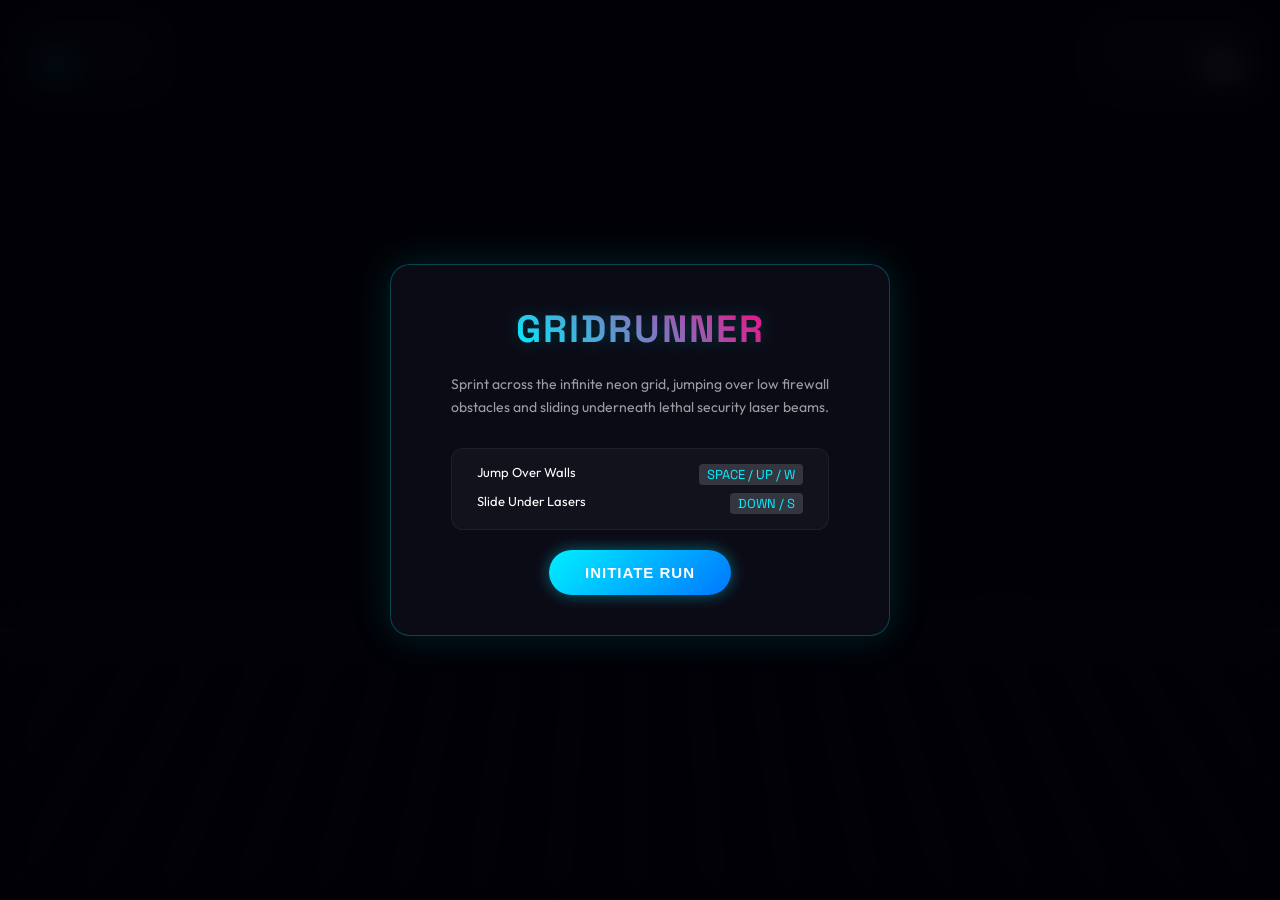
<file: games/grid-runner.html>
<!DOCTYPE html>
<html lang="en">
<head>
    <meta charset="UTF-8">
    <meta name="viewport" content="width=device-width, initial-scale=1.0">
    <title>GridRunner: Cyber Sprint</title>
    <link href="https://fonts.googleapis.com/css2?family=Outfit:wght@300;400;600;800&family=Space+Grotesk:wght@400;700&display=swap" rel="stylesheet">
    <style>
        :root {
            --neon-cyan: #00f0ff;
            --neon-pink: #ff007f;
            --neon-gold: #ffeb3b;
            --panel-bg: rgba(10, 10, 20, 0.75);
            --bg-dark: #020206;
        }

        * {
            box-sizing: border-box;
            margin: 0;
            padding: 0;
            user-select: none;
        }

        body, html {
            width: 100%;
            height: 100%;
            overflow: hidden;
            background: var(--bg-dark);
            font-family: 'Outfit', sans-serif;
            color: #ffffff;
        }

        #gameCanvas {
            width: 100vw;
            height: 100vh;
            display: block;
        }

        /* Glassmorphism UI Panels */
        .hud-overlay {
            position: absolute;
            top: 20px;
            left: 20px;
            right: 20px;
            pointer-events: none;
            display: flex;
            justify-content: space-between;
            align-items: flex-start;
        }

        .hud-panel {
            background: var(--panel-bg);
            border: 1px solid rgba(255, 255, 255, 0.08);
            border-radius: 12px;
            padding: 12px 20px;
            backdrop-filter: blur(12px);
            box-shadow: 0 8px 32px rgba(0, 0, 0, 0.5);
            display: flex;
            flex-direction: column;
            gap: 4px;
        }

        .hud-label {
            font-size: 11px;
            font-family: 'Space Grotesk', sans-serif;
            letter-spacing: 2px;
            color: rgba(255, 255, 255, 0.4);
            text-transform: uppercase;
        }

        .hud-val {
            font-size: 22px;
            font-weight: 800;
            color: #ffffff;
            text-shadow: 0 0 10px rgba(255, 255, 255, 0.2);
        }

        #score-val {
            color: var(--neon-cyan);
            text-shadow: 0 0 8px rgba(0, 240, 255, 0.5);
        }

        #multiplier-val {
            color: var(--neon-pink);
            text-shadow: 0 0 8px rgba(255, 0, 127, 0.5);
        }

        /* Screen States overlays */
        .overlay-screen {
            position: absolute;
            inset: 0;
            background: rgba(2, 2, 6, 0.85);
            backdrop-filter: blur(16px);
            display: flex;
            flex-direction: column;
            justify-content: center;
            align-items: center;
            z-index: 10;
            opacity: 1;
            transition: opacity 0.3s ease;
        }

        .overlay-screen.hidden {
            opacity: 0;
            pointer-events: none;
        }

        .panel-content {
            background: rgba(13, 13, 27, 0.85);
            border: 1px solid rgba(0, 240, 255, 0.25);
            border-radius: 20px;
            padding: 40px 60px;
            text-align: center;
            max-width: 500px;
            box-shadow: 0 0 40px rgba(0, 240, 255, 0.15);
            display: flex;
            flex-direction: column;
            align-items: center;
            gap: 20px;
        }

        h1 {
            font-family: 'Space Grotesk', sans-serif;
            font-size: 38px;
            font-weight: 700;
            letter-spacing: 2px;
            background: linear-gradient(45deg, var(--neon-cyan), var(--neon-pink));
            -webkit-background-clip: text;
            -webkit-text-fill-color: transparent;
            text-shadow: 0 0 20px rgba(0, 240, 255, 0.2);
        }

        p {
            font-size: 14px;
            color: rgba(255, 255, 255, 0.6);
            line-height: 1.6;
        }

        .btn {
            background: linear-gradient(135deg, var(--neon-cyan), #0077ff);
            border: none;
            color: #ffffff;
            padding: 14px 36px;
            font-size: 15px;
            font-weight: 600;
            letter-spacing: 1px;
            text-transform: uppercase;
            border-radius: 30px;
            cursor: pointer;
            box-shadow: 0 0 15px rgba(0, 240, 255, 0.4);
            transition: all 0.2s ease;
            outline: none;
        }

        .btn:hover {
            transform: scale(1.05);
            box-shadow: 0 0 25px rgba(0, 240, 255, 0.6);
        }

        .controls-info {
            background: rgba(255, 255, 255, 0.03);
            border: 1px solid rgba(255, 255, 255, 0.05);
            border-radius: 12px;
            padding: 15px 25px;
            margin-top: 10px;
            width: 100%;
            display: flex;
            flex-direction: column;
            gap: 8px;
        }

        .control-row {
            display: flex;
            justify-content: space-between;
            font-size: 13px;
        }

        .key-badge {
            background: rgba(255, 255, 255, 0.15);
            border-radius: 4px;
            padding: 2px 8px;
            font-family: 'Space Grotesk', sans-serif;
            color: var(--neon-cyan);
        }
    </style>
</head>
<body>

    <div class="hud-overlay">
        <div class="hud-panel">
            <span class="hud-label">RUN DISTANCE</span>
            <span class="hud-val" id="score-val">0m</span>
        </div>
        <div class="hud-panel" style="align-items: flex-end;">
            <span class="hud-label">RECORD DISTANCE</span>
            <span class="hud-val" id="highscore-val">0m</span>
        </div>
    </div>

    <!-- Start / GameOver Overlays -->
    <div id="start-overlay" class="overlay-screen">
        <div class="panel-content">
            <h1>GRIDRUNNER</h1>
            <p>Sprint across the infinite neon grid, jumping over low firewall obstacles and sliding underneath lethal security laser beams.</p>
            
            <div class="controls-info">
                <div class="control-row">
                    <span>Jump Over Walls</span>
                    <span class="key-badge">SPACE / UP / W</span>
                </div>
                <div class="control-row">
                    <span>Slide Under Lasers</span>
                    <span class="key-badge">DOWN / S</span>
                </div>
            </div>

            <button class="btn" id="start-btn">INITIATE RUN</button>
        </div>
    </div>

    <div id="gameover-overlay" class="overlay-screen hidden">
        <div class="panel-content" style="border-color: var(--neon-pink); box-shadow: 0 0 40px rgba(255, 0, 127, 0.15);">
            <h1 style="background: linear-gradient(45deg, var(--neon-pink), #ff5722);">SYSTEM CRASH</h1>
            <p id="gameover-text">Security laser grid bypassed your terminal shell.</p>
            
            <div class="controls-info" style="align-items: center; gap: 4px;">
                <span class="hud-label">Distance Cleared</span>
                <span class="hud-val" id="final-score" style="color: var(--neon-pink);">0m</span>
            </div>

            <button class="btn" id="restart-btn" style="background: linear-gradient(135deg, var(--neon-pink), #ff5722); box-shadow: 0 0 15px rgba(255, 0, 127, 0.4);">REBOOT KERNEL</button>
        </div>
    </div>

    <canvas id="gameCanvas"></canvas>

    <script>
        // =====================================================================
        // Synth Sound Engine (Web Audio API)
        // =====================================================================
        const Synth = {
            ctx: null,

            init() {
                this.ctx = new (window.AudioContext || window.webkitAudioContext)();
            },

            play(type) {
                if (!this.ctx) return;
                if (this.ctx.state === 'suspended') {
                    this.ctx.resume();
                }

                const now = this.ctx.currentTime;
                const osc = this.ctx.createOscillator();
                const gain = this.ctx.createGain();
                osc.connect(gain);
                gain.connect(this.ctx.destination);

                if (type === 'jump') {
                    osc.type = 'triangle';
                    osc.frequency.setValueAtTime(150, now);
                    osc.frequency.exponentialRampToValueAtTime(600, now + 0.15);
                    gain.gain.setValueAtTime(0.15, now);
                    gain.gain.exponentialRampToValueAtTime(0.01, now + 0.15);
                    osc.start(now);
                    osc.stop(now + 0.15);
                } else if (type === 'slide') {
                    osc.type = 'sawtooth';
                    osc.frequency.setValueAtTime(220, now);
                    osc.frequency.linearRampToValueAtTime(80, now + 0.25);
                    gain.gain.setValueAtTime(0.08, now);
                    gain.gain.exponentialRampToValueAtTime(0.01, now + 0.25);
                    osc.start(now);
                    osc.stop(now + 0.25);
                } else if (type === 'crash') {
                    osc.type = 'sawtooth';
                    osc.frequency.setValueAtTime(180, now);
                    osc.frequency.linearRampToValueAtTime(30, now + 0.4);
                    gain.gain.setValueAtTime(0.3, now);
                    gain.gain.exponentialRampToValueAtTime(0.01, now + 0.45);
                    
                    // Add noise component
                    const bufferSize = this.ctx.sampleRate * 0.4;
                    const buffer = this.ctx.createBuffer(1, bufferSize, this.ctx.sampleRate);
                    const data = buffer.getChannelData(0);
                    for (let i = 0; i < bufferSize; i++) {
                        data[i] = Math.random() * 2 - 1;
                    }
                    const noise = this.ctx.createBufferSource();
                    noise.buffer = buffer;
                    const noiseGain = this.ctx.createGain();
                    noiseGain.gain.setValueAtTime(0.2, now);
                    noiseGain.gain.exponentialRampToValueAtTime(0.01, now + 0.4);
                    noise.connect(noiseGain);
                    noiseGain.connect(this.ctx.destination);
                    
                    osc.start(now);
                    osc.stop(now + 0.4);
                    noise.start(now);
                    noise.stop(now + 0.4);
                } else if (type === 'pass') {
                    osc.type = 'sine';
                    osc.frequency.setValueAtTime(880, now);
                    gain.gain.setValueAtTime(0.05, now);
                    gain.gain.exponentialRampToValueAtTime(0.001, now + 0.08);
                    osc.start(now);
                    osc.stop(now + 0.08);
                }
            }
        };

        // =====================================================================
        // Game Code
        // =====================================================================
        const canvas = document.getElementById('gameCanvas');
        const ctx = canvas.getContext('2d');

        function resize() {
            canvas.width = window.innerWidth;
            canvas.height = window.innerHeight;
        }
        window.addEventListener('resize', resize);
        resize();

        let runActive = false;
        let distance = 0;
        let highscore = parseInt(localStorage.getItem('gridrunner_highscore') || '0');
        document.getElementById('highscore-val').innerText = `${highscore}m`;

        // Input controllers
        const keys = { w: false, s: false, space: false };
        window.addEventListener('keydown', e => {
            const k = e.key.toLowerCase();
            if (k === 'w' || e.key === 'ArrowUp' || e.key === ' ') keys.w = true;
            if (k === 's' || e.key === 'ArrowDown') keys.s = true;
        });

        window.addEventListener('keyup', e => {
            const k = e.key.toLowerCase();
            if (k === 'w' || e.key === 'ArrowUp' || e.key === ' ') keys.w = false;
            if (k === 's' || e.key === 'ArrowDown') keys.s = false;
        });

        // Touch support
        window.addEventListener('touchstart', e => {
            const touchY = e.touches[0].clientY;
            if (touchY < window.innerHeight / 2) {
                keys.w = true;
            } else {
                keys.s = true;
            }
        });
        window.addEventListener('touchend', () => {
            keys.w = false;
            keys.s = false;
        });

        // Player configuration
        const player = {
            x: 150,
            y: 0,
            prevX: 150,
            prevY: 0,
            w: 30,
            h: 55,
            vy: 0,
            isJumping: false,
            isSliding: false,
            slideTimer: 0,

            update(groundY) {
                if (this.isSliding) {
                    this.h = 28;
                    this.slideTimer--;
                    if (this.slideTimer <= 0 || keys.w) {
                        this.isSliding = false;
                        this.h = 55;
                    }
                } else {
                    if (keys.s && !this.isJumping) {
                        this.isSliding = true;
                        this.slideTimer = 35; // frames
                        Synth.play('slide');
                    }
                }

                // Jump trigger
                if (keys.w && !this.isJumping && !this.isSliding) {
                    this.vy = -13.5;
                    this.isJumping = true;
                    Synth.play('jump');
                }

                // Apply gravity
                this.vy += 0.58;
                this.y += this.vy;

                // Ground limits floor collision
                const currentHeight = this.h;
                if (this.y + currentHeight >= groundY) {
                    this.y = groundY - currentHeight;
                    this.vy = 0;
                    this.isJumping = false;
                }
            },

            draw(rx = this.x, ry = this.y) {
                ctx.save();
                ctx.shadowBlur = 15;
                ctx.shadowColor = this.isSliding ? varHex('--neon-pink') : varHex('--neon-cyan');
                ctx.fillStyle = this.isSliding ? 'var(--neon-pink)' : 'var(--neon-cyan)';
                ctx.strokeStyle = '#ffffff';
                ctx.lineWidth = 2;
                
                // Draw cool neon player pod
                ctx.beginPath();
                ctx.roundRect(rx, ry, this.w, this.h, 6);
                ctx.fill();
                ctx.stroke();

                // Glowing core visor
                ctx.fillStyle = '#ffffff';
                ctx.fillRect(rx + this.w - 10, ry + (this.isSliding ? 4 : 10), 8, 4);
                ctx.restore();
            }
        };

        // Obstacles system
        let obstacles = [];
        let obstacleSpawnTimer = 0;
        let speedMultiplier = 1.0;

        class Obstacle {
            constructor(type, x, groundY) {
                this.type = type; // 'wall' or 'laser'
                this.x = x;
                this.prevX = x;
                this.passed = false;

                if (type === 'wall') {
                    this.w = 25;
                    this.h = 42;
                    this.y = groundY - this.h;
                    this.color = 'rgba(255, 87, 34, 0.9)';
                    this.glow = '#ff5722';
                } else {
                    this.w = 35;
                    this.h = 10;
                    this.y = groundY - 80; // floating laser height
                    this.color = 'rgba(255, 0, 127, 0.9)';
                    this.glow = 'var(--neon-pink)';
                }
            }

            update(speed) {
                this.prevX = this.x;
                this.x -= speed;
            }

            draw(alpha = 1.0) {
                const rx = this.prevX + (this.x - this.prevX) * alpha;

                ctx.save();
                ctx.shadowBlur = 12;
                ctx.shadowColor = this.glow;
                ctx.fillStyle = this.color;
                
                if (this.type === 'wall') {
                    ctx.beginPath();
                    ctx.roundRect(rx, this.y, this.w, this.h, 4);
                    ctx.fill();
                } else {
                    // Draw horizontal laser wire
                    ctx.fillRect(rx, this.y, this.w, this.h);
                    
                    ctx.strokeStyle = '#ffffff';
                    ctx.lineWidth = 1;
                    ctx.beginPath();
                    ctx.moveTo(rx, this.y + this.h/2);
                    ctx.lineTo(rx + this.w, this.y + this.h/2);
                    ctx.stroke();
                }
                ctx.restore();
            }
        }

        // Particle explosion effect
        let particles = [];
        function spawnExplosion(x, y, color) {
            for (let i = 0; i < 20; i++) {
                const angle = Math.random() * Math.PI * 2;
                const force = Math.random() * 6 + 2;
                particles.push({
                    x, y,
                    vx: Math.cos(angle) * force,
                    vy: Math.sin(angle) * force,
                    life: 1.0,
                    size: Math.random() * 3 + 2,
                    color
                });
            }
        }

        // Helper CSS Var colors extract
        function varHex(name) {
            return name === '--neon-cyan' ? '#00f0ff' : '#ff007f';
        }

        let bgStars = [];
        for (let i = 0; i < 60; i++) {
            bgStars.push({
                x: Math.random() * window.innerWidth,
                y: Math.random() * (window.innerHeight - 200),
                speed: Math.random() * 0.8 + 0.2,
                size: Math.random() * 2
            });
        }

        function reset() {
            distance = 0;
            obstacles = [];
            particles = [];
            obstacleSpawnTimer = 0;
            speedMultiplier = 1.0;
            player.y = window.innerHeight * 0.7 - player.h;
            player.prevX = player.x;
            player.prevY = player.y;
            player.vy = 0;
            player.isJumping = false;
            player.isSliding = false;
            player.h = 55;
            runActive = true;
        }

        function updatePhysics(dt) {
            if (!runActive) return;

            const groundY = window.innerHeight * 0.7;
            const scrollSpeed = (7.5 + speedMultiplier) * (dt / 16.66);

            // Progress score tick
            distance += 0.15 * (dt / 16.66);
            speedMultiplier += 0.0003 * (dt / 16.66);
            
            // Cache player positions
            player.prevX = player.x;
            player.prevY = player.y;

            player.update(groundY);

            // Obstacle spawner limits
            obstacleSpawnTimer -= dt / 16.66;
            if (obstacleSpawnTimer <= 0) {
                const type = Math.random() > 0.45 ? 'wall' : 'laser';
                obstacles.push(new Obstacle(type, canvas.width + 100, groundY));
                obstacleSpawnTimer = Math.random() * 50 + 65 - (speedMultiplier * 8);
            }

            // Update obstacles
            for (let i = obstacles.length - 1; i >= 0; i--) {
                const obs = obstacles[i];
                obs.update(scrollSpeed);

                // AABB Collision solver
                if (player.x < obs.x + obs.w &&
                    player.x + player.w > obs.x &&
                    player.y < obs.y + obs.h &&
                    player.y + player.h > obs.y) {
                    
                    // Impact Crash!
                    runActive = false;
                    Synth.play('crash');
                    spawnExplosion(player.x + player.w/2, player.y + player.h/2, obs.glow);
                    
                    // Game Over checks
                    if (distance > highscore) {
                        highscore = Math.floor(distance);
                        localStorage.setItem('gridrunner_highscore', highscore);
                        document.getElementById('highscore-val').innerText = `${highscore}m`;
                    }

                    document.getElementById('final-score').innerText = `${Math.floor(distance)}m`;
                    document.getElementById('gameover-overlay').classList.remove('hidden');
                }

                if (obs.x + obs.w < 0) {
                    obstacles.splice(i, 1);
                    Synth.play('pass');
                }
            }

            // Update particles
            for (let i = particles.length - 1; i >= 0; i--) {
                const p = particles[i];
                p.x += p.vx;
                p.y += p.vy;
                p.vy += 0.15;
                p.life -= 0.02;
                if (p.life <= 0) {
                    particles.splice(i, 1);
                }
            }
        }

        // Master loops
        let lastTime = 0;
        let physicsAccumulator = 0;
        const fixedStep = 16.666;

        function loop(timestamp) {
            if (!lastTime) lastTime = timestamp;
            const elapsed = timestamp - lastTime;
            lastTime = timestamp;

            physicsAccumulator += elapsed;
            while (physicsAccumulator >= fixedStep) {
                updatePhysics(fixedStep);
                physicsAccumulator -= fixedStep;
            }

            const alpha = Math.max(0, Math.min(1, physicsAccumulator / fixedStep));
            const groundY = window.innerHeight * 0.7;
            const scrollSpeed = (7.5 + speedMultiplier);

            ctx.clearRect(0, 0, canvas.width, canvas.height);

            // Draw Parallax ambient sky stars
            ctx.fillStyle = 'rgba(255,255,255,0.45)';
            bgStars.forEach(star => {
                star.x -= scrollSpeed * star.speed * 0.15 * (elapsed / 16.66);
                if (star.x < 0) star.x = canvas.width;
                ctx.fillRect(star.x, star.y, star.size, star.size);
            });

            // Draw neon floor grid line
            ctx.save();
            ctx.strokeStyle = '#1a192e';
            ctx.lineWidth = 4;
            ctx.beginPath();
            ctx.moveTo(0, groundY);
            ctx.lineTo(canvas.width, groundY);
            ctx.stroke();

            // Scrolling grid vertical floor vectors
            ctx.strokeStyle = 'rgba(0, 240, 255, 0.08)';
            ctx.lineWidth = 1.5;
            const gridInterval = 60;
            const gridOffset = (Date.now() / 15) % gridInterval;
            ctx.beginPath();
            for (let x = -gridOffset; x < canvas.width; x += gridInterval) {
                ctx.moveTo(x, groundY);
                ctx.lineTo(x - 200 + (x/canvas.width)*400, canvas.height);
            }
            ctx.stroke();
            ctx.restore();

            // Draw entities
            obstacles.forEach(o => o.draw(alpha));
            
            if (runActive) {
                document.getElementById('score-val').innerText = `${Math.floor(distance)}m`;
                const rx = player.prevX + (player.x - player.prevX) * alpha;
                const ry = player.prevY + (player.y - player.prevY) * alpha;
                player.draw(rx, ry);
            }

            // Draw particles
            particles.forEach(p => {
                ctx.save();
                ctx.globalAlpha = p.life;
                ctx.fillStyle = p.color;
                ctx.fillRect(p.x, p.y, p.size, p.size);
                ctx.restore();
            });

            requestAnimationFrame(loop);
        }
        requestAnimationFrame(loop);

        // Bindings click triggers
        document.getElementById('start-btn').onclick = () => {
            Synth.init();
            document.getElementById('start-overlay').classList.add('hidden');
            reset();
        };

        document.getElementById('restart-btn').onclick = () => {
            document.getElementById('gameover-overlay').classList.add('hidden');
            reset();
        };
    </script>
</body>
</html>
</file>
<file: styles.css>
:root {
    --neon-cyan: #00f0ff;
    --neon-pink: #ff007f;
    --neon-purple: #7000ff;
    --neon-gold: #ffeb3b;
    --bg-dark: #030309;
    --panel-bg: rgba(12, 12, 28, 0.75);
    --panel-border: rgba(255, 255, 255, 0.08);
}

* {
    box-sizing: border-box;
    margin: 0;
    padding: 0;
    font-family: 'Outfit', sans-serif;
}

body {
    background: var(--bg-dark);
    color: #ffffff;
    overflow-x: hidden;
    min-height: 100vh;
    display: flex;
    flex-direction: column;
}

/* Ambient cyber background grid */
.bg-grid {
    position: fixed;
    inset: 0;
    background-image: 
        linear-gradient(rgba(255, 255, 255, 0.015) 1px, transparent 1px),
        linear-gradient(90deg, rgba(255, 255, 255, 0.015) 1px, transparent 1px);
    background-size: 50px 50px;
    z-index: -2;
}

.bg-radial {
    position: fixed;
    inset: 0;
    background: radial-gradient(circle at 50% 30%, rgba(112, 0, 255, 0.12) 0%, transparent 60%);
    z-index: -1;
}

header {
    background: rgba(10, 10, 22, 0.6);
    backdrop-filter: blur(12px);
    border-bottom: 1px solid var(--panel-border);
    padding: 20px 5%;
    display: flex;
    justify-content: space-between;
    align-items: center;
    position: sticky;
    top: 0;
    z-index: 100;
}

.logo {
    display: flex;
    align-items: center;
    gap: 10px;
}

.logo-icon {
    width: 32px;
    height: 32px;
    border-radius: 8px;
    background: linear-gradient(135deg, var(--neon-cyan), var(--neon-pink));
    box-shadow: 0 0 15px rgba(0, 240, 255, 0.5);
    display: flex;
    align-items: center;
    justify-content: center;
    font-family: 'Space Grotesk', sans-serif;
    font-weight: 800;
    font-size: 18px;
    color: #ffffff;
}

.logo h1 {
    font-family: 'Space Grotesk', sans-serif;
    font-size: 24px;
    font-weight: 800;
    letter-spacing: 1.5px;
    background: linear-gradient(90deg, var(--neon-cyan), #ffffff);
    -webkit-background-clip: text;
    -webkit-text-fill-color: transparent;
}

.profile-stats {
    display: flex;
    gap: 20px;
}

.stat-item {
    display: flex;
    flex-direction: column;
    align-items: flex-end;
}

.stat-label {
    font-size: 10px;
    font-family: 'Space Grotesk', sans-serif;
    letter-spacing: 1px;
    color: rgba(255, 255, 255, 0.4);
    text-transform: uppercase;
}

.stat-val {
    font-size: 16px;
    font-weight: 700;
    color: var(--neon-cyan);
    text-shadow: 0 0 8px rgba(0, 240, 255, 0.3);
}

main {
    flex: 1;
    width: 90%;
    max-width: 1400px;
    margin: 40px auto;
    display: flex;
    flex-direction: column;
    gap: 40px;
}

.welcome-banner {
    background: var(--panel-bg);
    border: 1px solid var(--panel-border);
    border-radius: 24px;
    padding: 40px;
    backdrop-filter: blur(12px);
    box-shadow: 0 8px 32px rgba(0, 0, 0, 0.4);
    position: relative;
    overflow: hidden;
    display: flex;
    justify-content: space-between;
    align-items: center;
    gap: 30px;
}

.welcome-text {
    max-width: 650px;
    display: flex;
    flex-direction: column;
    gap: 12px;
}

.welcome-text h2 {
    font-family: 'Space Grotesk', sans-serif;
    font-size: 32px;
    font-weight: 700;
    letter-spacing: 0.5px;
    background: linear-gradient(90deg, var(--neon-cyan), var(--neon-pink));
    -webkit-background-clip: text;
    -webkit-text-fill-color: transparent;
}

.welcome-text p {
    font-size: 15px;
    color: rgba(255, 255, 255, 0.6);
    line-height: 1.6;
}

.welcome-stats {
    display: flex;
    gap: 30px;
}

.large-stat {
    background: rgba(255, 255, 255, 0.02);
    border: 1px solid rgba(255, 255, 255, 0.04);
    border-radius: 16px;
    padding: 20px 30px;
    text-align: center;
    display: flex;
    flex-direction: column;
    gap: 4px;
}

.large-stat-val {
    font-size: 36px;
    font-weight: 800;
    font-family: 'Space Grotesk', sans-serif;
    color: var(--neon-pink);
    text-shadow: 0 0 15px rgba(255, 0, 127, 0.4);
}

/* Games Grid Section */
.section-title {
    font-family: 'Space Grotesk', sans-serif;
    font-size: 20px;
    font-weight: 700;
    letter-spacing: 2px;
    text-transform: uppercase;
    border-left: 3px solid var(--neon-cyan);
    padding-left: 12px;
    margin-bottom: 20px;
    color: #ffffff;
}

.games-grid {
    display: grid;
    grid-template-columns: repeat(auto-fill, minmax(360px, 1fr));
    gap: 30px;
}

.game-card {
    background: var(--panel-bg);
    border: 1px solid var(--panel-border);
    border-radius: 20px;
    overflow: hidden;
    backdrop-filter: blur(12px);
    transition: all 0.3s cubic-bezier(0.25, 0.8, 0.25, 1);
    box-shadow: 0 4px 20px rgba(0, 0, 0, 0.3);
    display: flex;
    flex-direction: column;
    position: relative;
}

.game-card::before {
    content: '';
    position: absolute;
    inset: 0;
    border-radius: 20px;
    padding: 1.5px;
    background: linear-gradient(135deg, transparent, transparent);
    -webkit-mask: linear-gradient(#fff 0 0) content-box, linear-gradient(#fff 0 0);
    -webkit-mask-composite: xor;
    mask-composite: exclude;
    transition: all 0.3s ease;
    pointer-events: none;
}

.game-card:hover {
    transform: translateY(-8px);
    box-shadow: 0 12px 30px rgba(0, 240, 255, 0.15);
}

.game-card:hover::before {
    background: linear-gradient(135deg, var(--neon-cyan), var(--neon-pink));
}

.game-thumbnail {
    height: 180px;
    background: #060612;
    display: flex;
    align-items: center;
    justify-content: center;
    position: relative;
    border-bottom: 1px solid var(--panel-border);
    overflow: hidden;
}

.game-thumbnail-bg {
    position: absolute;
    inset: 0;
    background-size: cover;
    background-position: center;
    opacity: 0.25;
    filter: blur(4px);
    transition: all 0.3s ease;
}

.game-card:hover .game-thumbnail-bg {
    transform: scale(1.08);
    opacity: 0.4;
}

.game-card-icon {
    width: 60px;
    height: 60px;
    border-radius: 16px;
    background: rgba(255,255,255,0.05);
    border: 1px solid rgba(255,255,255,0.1);
    z-index: 1;
    display: flex;
    align-items: center;
    justify-content: center;
    font-size: 28px;
    box-shadow: 0 8px 16px rgba(0, 0, 0, 0.4);
}

.game-tag {
    position: absolute;
    top: 15px;
    right: 15px;
    background: rgba(0, 240, 255, 0.12);
    border: 1px solid var(--neon-cyan);
    color: var(--neon-cyan);
    padding: 3px 10px;
    font-size: 10px;
    font-family: 'Space Grotesk', sans-serif;
    font-weight: 700;
    letter-spacing: 1px;
    text-transform: uppercase;
    border-radius: 20px;
    z-index: 2;
}

.game-info {
    padding: 25px;
    flex: 1;
    display: flex;
    flex-direction: column;
    gap: 12px;
}

.game-info h3 {
    font-family: 'Space Grotesk', sans-serif;
    font-size: 20px;
    font-weight: 700;
    color: #ffffff;
}

.game-info p {
    font-size: 13.5px;
    color: rgba(255, 255, 255, 0.55);
    line-height: 1.5;
    flex: 1;
}

.game-controls-preview {
    display: flex;
    flex-wrap: wrap;
    gap: 6px;
    margin-top: 5px;
}

.control-badge {
    background: rgba(255, 255, 255, 0.04);
    border: 1px solid rgba(255, 255, 255, 0.06);
    border-radius: 6px;
    padding: 2px 8px;
    font-size: 11px;
    color: rgba(255, 255, 255, 0.7);
    font-family: 'Space Grotesk', sans-serif;
}

.game-actions {
    display: flex;
    gap: 12px;
    margin-top: 15px;
}

.play-btn {
    flex: 1;
    background: linear-gradient(135deg, var(--neon-cyan), #0077ff);
    color: #ffffff;
    border: none;
    padding: 12px 20px;
    font-size: 13px;
    font-weight: 700;
    letter-spacing: 1px;
    text-transform: uppercase;
    border-radius: 12px;
    cursor: pointer;
    box-shadow: 0 4px 12px rgba(0, 240, 255, 0.2);
    transition: all 0.2s ease;
    display: flex;
    align-items: center;
    justify-content: center;
    gap: 8px;
    text-decoration: none;
}

.play-btn:hover {
    transform: scale(1.02);
    box-shadow: 0 6px 18px rgba(0, 240, 255, 0.4);
}

.secondary-btn {
    background: rgba(255, 255, 255, 0.04);
    border: 1px solid var(--panel-border);
    color: #ffffff;
    padding: 12px 16px;
    border-radius: 12px;
    cursor: pointer;
    font-size: 14px;
    transition: all 0.2s ease;
    display: flex;
    align-items: center;
    justify-content: center;
    text-decoration: none;
}

.secondary-btn:hover {
    background: rgba(255, 255, 255, 0.08);
}

.play-frame-modal {
    position: fixed;
    inset: 0;
    background: rgba(2, 2, 6, 0.95);
    z-index: 1000;
    display: flex;
    flex-direction: column;
    opacity: 0;
    transform: scale(0.96);
    pointer-events: none;
    transition: opacity 0.4s cubic-bezier(0.16, 1, 0.3, 1), transform 0.4s cubic-bezier(0.16, 1, 0.3, 1);
}

.play-frame-modal.active {
    opacity: 1;
    transform: scale(1);
    pointer-events: auto;
}

.modal-header {
    background: #060610;
    border-bottom: 1px solid var(--panel-border);
    padding: 15px 30px;
    display: flex;
    justify-content: space-between;
    align-items: center;
}

.modal-header h3 {
    font-family: 'Space Grotesk', sans-serif;
    color: #ffffff;
    font-size: 18px;
}

.close-modal-btn {
    background: none;
    border: none;
    color: rgba(255, 255, 255, 0.6);
    font-size: 28px;
    cursor: pointer;
    line-height: 1;
    transition: color 0.2s ease;
}

.close-modal-btn:hover {
    color: var(--neon-pink);
}

.game-iframe-wrapper {
    flex: 1;
    width: 100%;
    position: relative;
    background: #000;
}

.game-iframe-wrapper iframe {
    width: 100%;
    height: 100%;
    border: none;
    display: block;
}

footer {
    border-top: 1px solid var(--panel-border);
    padding: 30px;
    text-align: center;
    font-size: 13px;
    color: rgba(255, 255, 255, 0.3);
    margin-top: auto;
}
</file>
